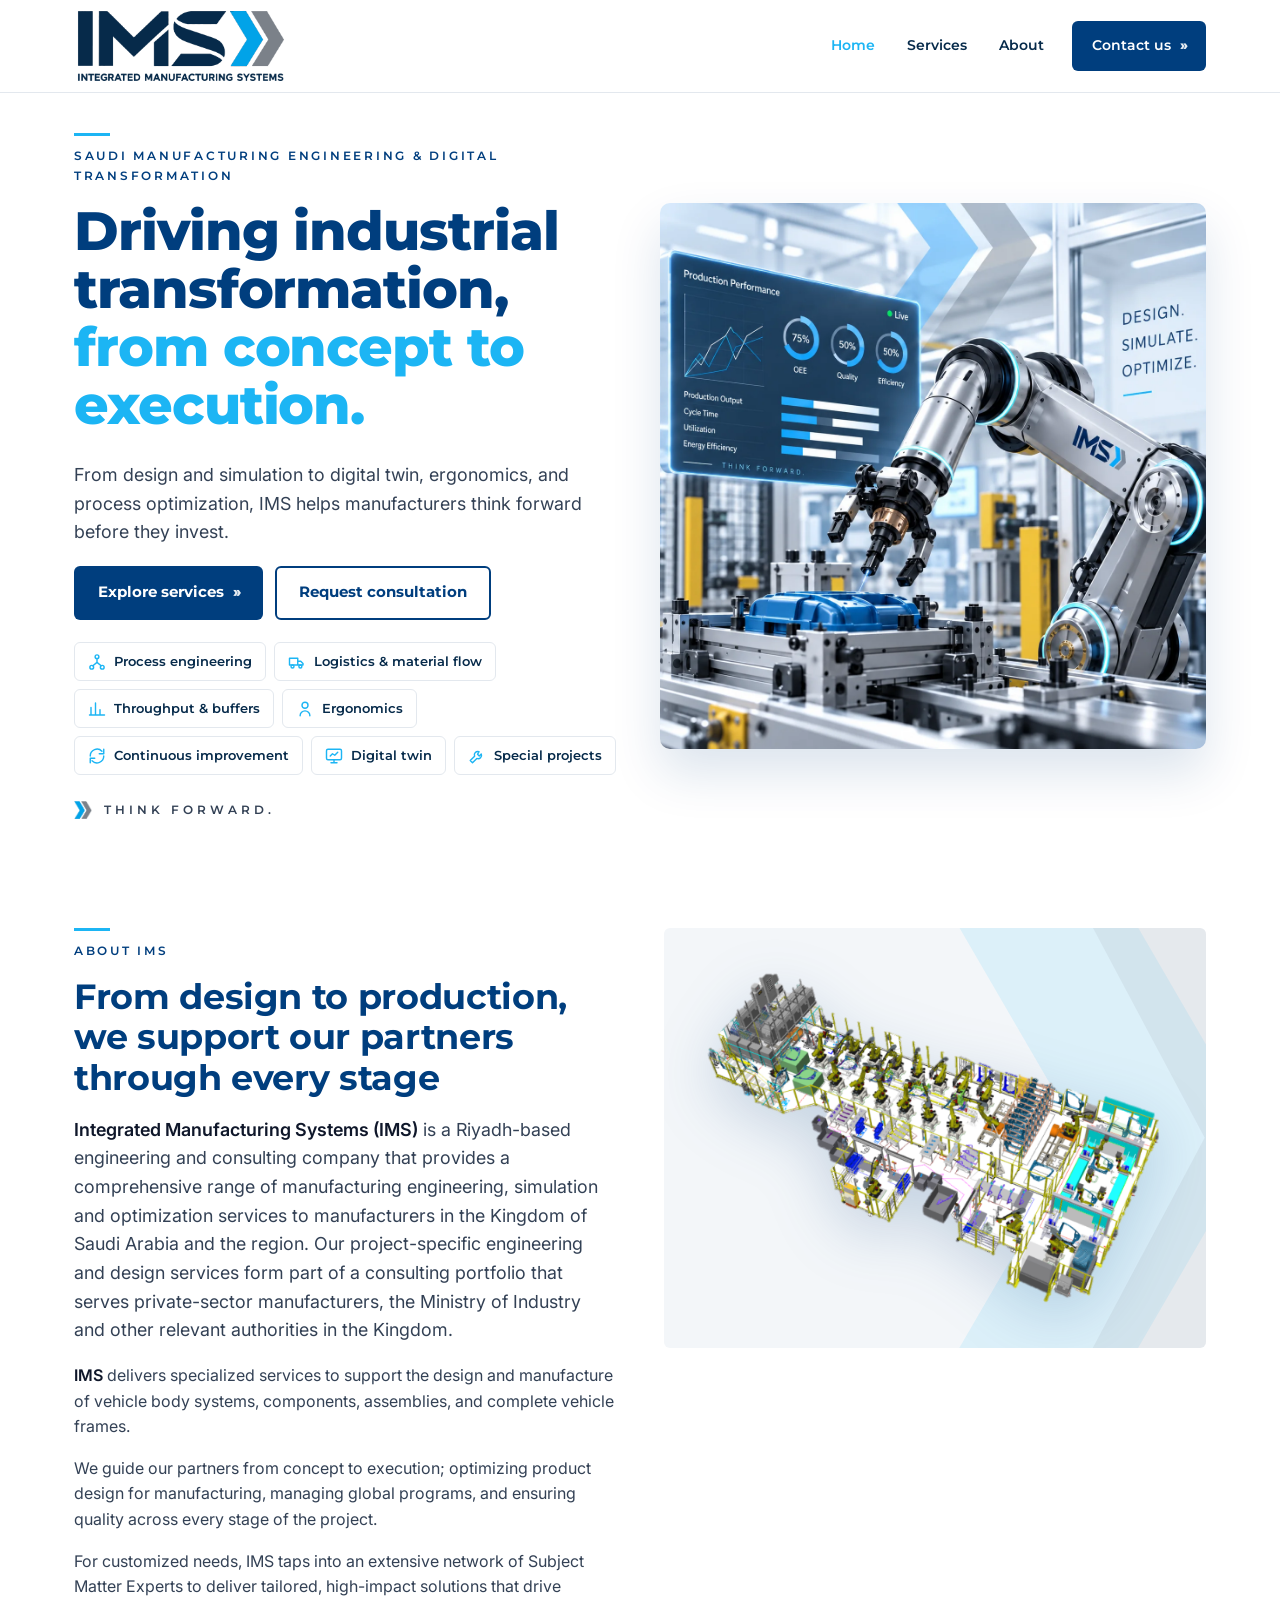
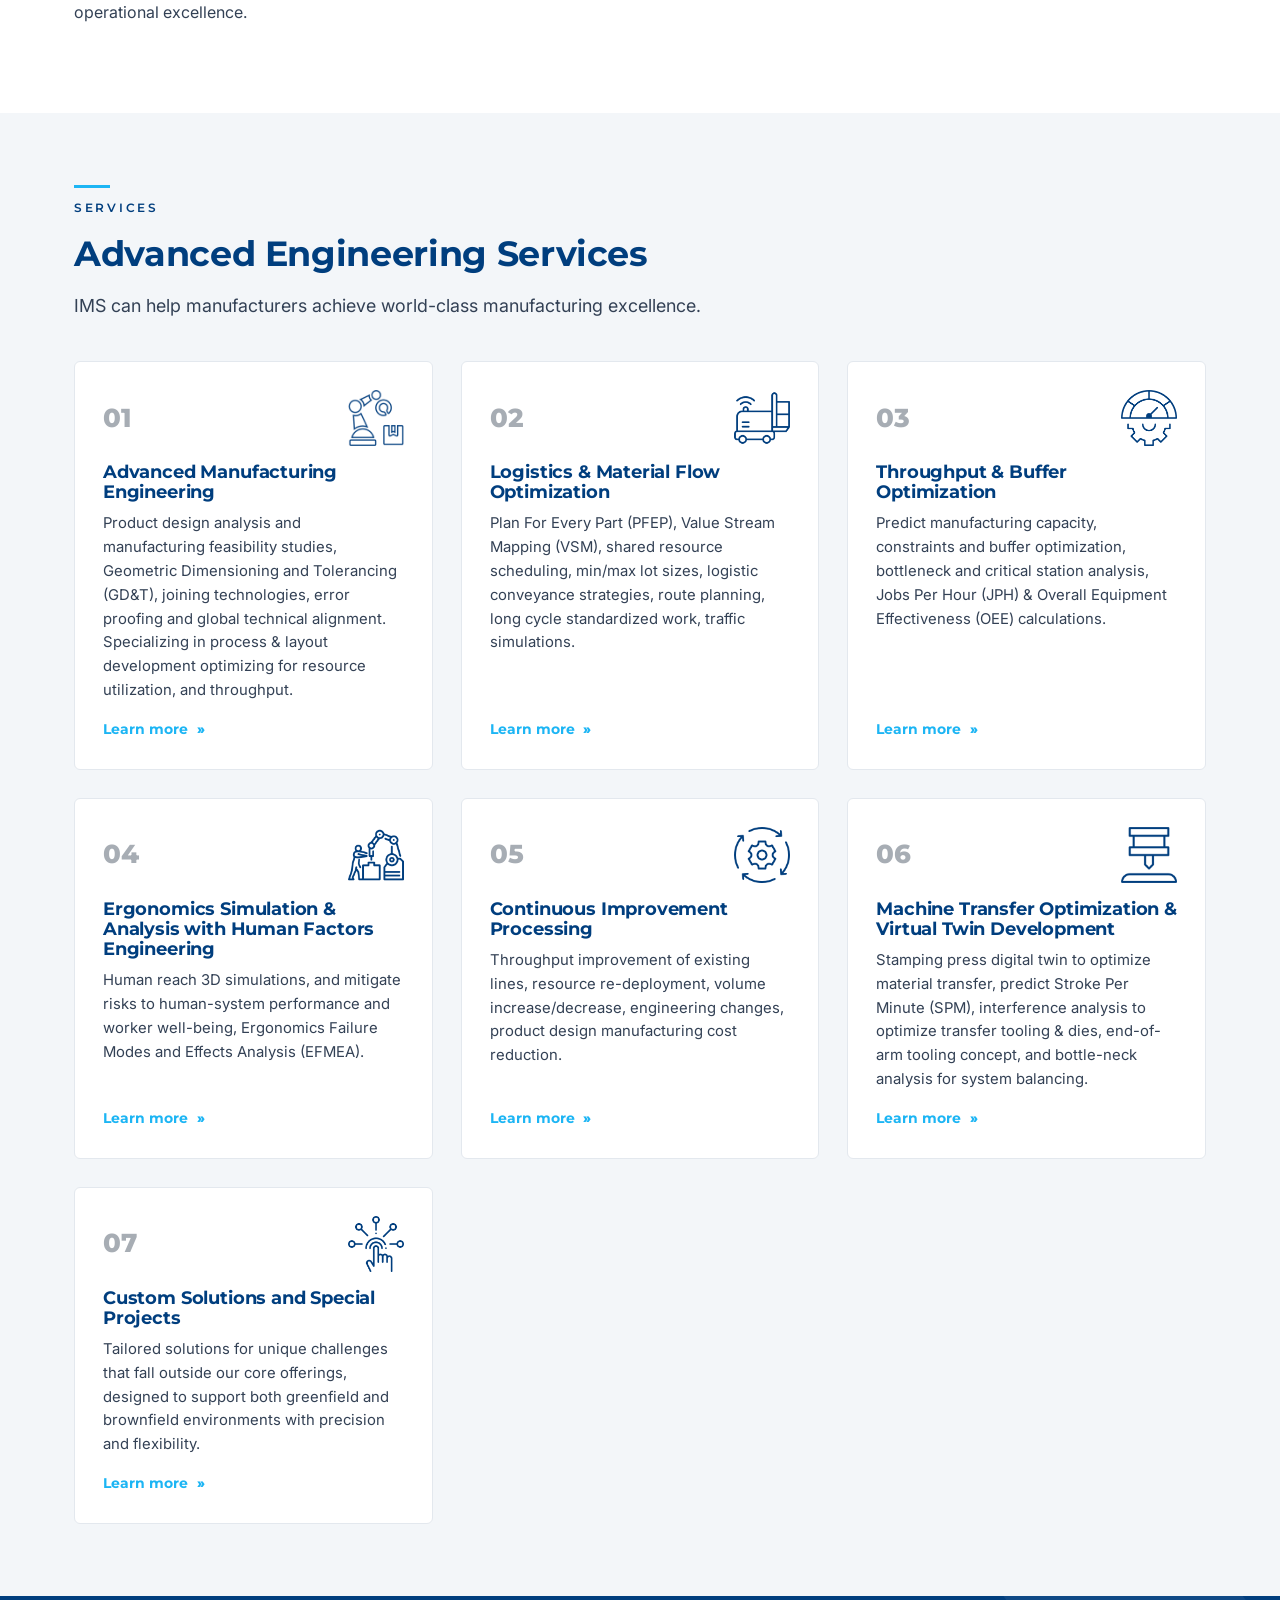
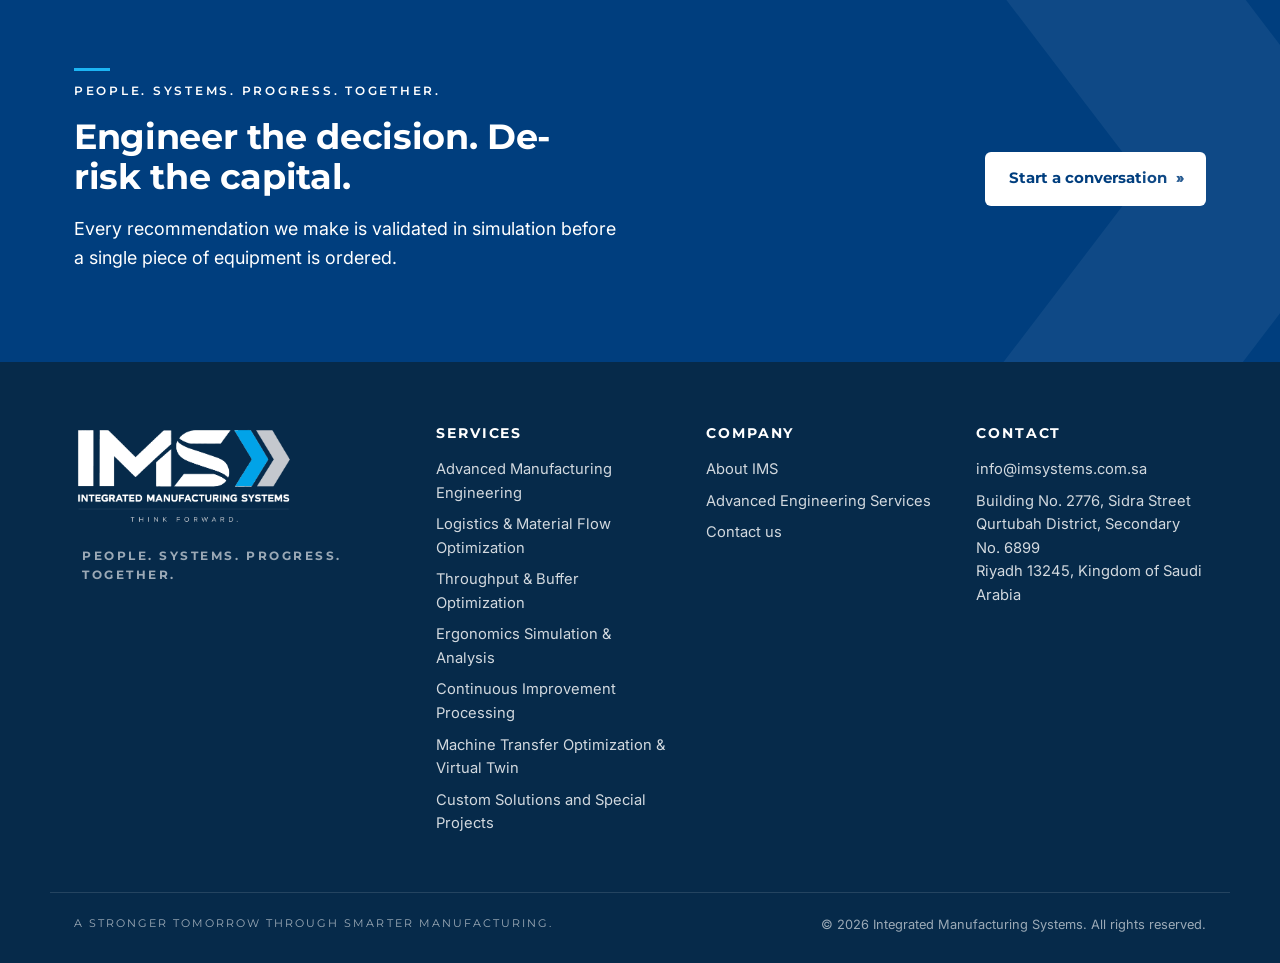
<file: index.html>
<!DOCTYPE html>
<html lang="en">
<head>
<meta charset="utf-8">
<meta name="viewport" content="width=device-width, initial-scale=1">
<title>Integrated Manufacturing Systems (IMS) — Advanced Manufacturing Engineering, Simulation &amp; Optimization</title>
<meta name="description" content="Integrated Manufacturing Systems (IMS) delivers advanced manufacturing engineering, simulation and optimization services in the Kingdom of Saudi Arabia: throughput and buffer optimization, logistics and material flow, ergonomics simulation, press transfer digital twins and continuous improvement.">
<link rel="canonical" href="https://imsystems.com.sa/">
<meta property="og:type" content="website">
<meta property="og:site_name" content="Integrated Manufacturing Systems">
<meta property="og:title" content="Integrated Manufacturing Systems (IMS) — Advanced Manufacturing Engineering, Simulation &amp; Optimization">
<meta property="og:description" content="Integrated Manufacturing Systems (IMS) delivers advanced manufacturing engineering, simulation and optimization services in the Kingdom of Saudi Arabia: throughput and buffer optimization, logistics and material flow, ergonomics simulation, press transfer digital twins and continuous improvement.">
<meta property="og:url" content="https://imsystems.com.sa/">
<meta property="og:image" content="https://imsystems.com.sa/assets/img/hero-robot-arm.png">
<meta name="theme-color" content="#003E7E">
<link rel="icon" type="image/png" sizes="32x32" href="assets/brand/favicon-32.png">
<link rel="icon" type="image/png" sizes="64x64" href="assets/brand/favicon-64.png">
<link rel="apple-touch-icon" href="assets/brand/apple-touch-icon.png">
<link rel="preconnect" href="https://fonts.googleapis.com">
<link rel="preconnect" href="https://fonts.gstatic.com" crossorigin>
<link href="https://fonts.googleapis.com/css2?family=Montserrat:wght@500;600;700;800&family=Inter:wght@400;500;600&display=swap" rel="stylesheet">
<link rel="stylesheet" href="assets/css/site.css">
</head>
<body>
<a class="skip" href="#main">Skip to content</a>
<header class="site-header">
  <div class="wrap">
    <a class="brand" href="index.html" aria-label="Integrated Manufacturing Systems home">
      <img src="assets/brand/ims-lockup.png" alt="Integrated Manufacturing Systems" width="1255" height="456">
    </a>
    <button class="nav-toggle" aria-expanded="false" aria-controls="nav" aria-label="Menu"><span></span><span></span><span></span></button>
    <nav id="nav" class="nav">
      <ul>
        <li><a href="index.html" class="active">Home</a></li>
        <li class="has-sub"><a href="services/index.html" aria-haspopup="true">Services</a>
          <ul class="sub"><li><a href="services/advanced-manufacturing-engineering.html"><span class="n">01</span>Advanced Manufacturing Engineering</a></li><li><a href="services/logistics-material-flow-optimization.html"><span class="n">02</span>Logistics &amp; Material Flow Optimization</a></li><li><a href="services/throughput-buffer-optimization.html"><span class="n">03</span>Throughput &amp; Buffer Optimization</a></li><li><a href="services/ergonomics-simulation-human-factors.html"><span class="n">04</span>Ergonomics Simulation &amp; Analysis</a></li><li><a href="services/continuous-improvement-processing.html"><span class="n">05</span>Continuous Improvement Processing</a></li><li><a href="services/machine-transfer-optimization-virtual-twin.html"><span class="n">06</span>Machine Transfer Optimization &amp; Virtual Twin</a></li><li><a href="services/custom-solutions-special-projects.html"><span class="n">07</span>Custom Solutions and Special Projects</a></li><li class="all"><a href="services/index.html">All services <span class="arr" aria-hidden="true">&rsaquo;&rsaquo;</span></a></li></ul>
        </li>
        <li><a href="index.html#about">About</a></li>
        <li class="cta"><a class="btn btn-primary" href="contact.html">Contact us <span class="arr" aria-hidden="true">&rsaquo;&rsaquo;</span></a></li>
      </ul>
    </nav>
  </div>
</header>
<main id="main">

<section class="hero hero-split">
  <div class="wrap hero-grid">
    <div class="hero-text">
      <p class="kicker">Saudi manufacturing engineering &amp; digital transformation</p>
      <h1>Driving industrial transformation, <span class="accent">from concept to execution.</span></h1>
      <p class="lead">From design and simulation to digital twin, ergonomics, and process optimization, IMS helps manufacturers think forward before they invest.</p>
      <div class="actions">
        <a class="btn btn-primary" href="services/index.html">Explore services <span class="arr" aria-hidden="true">&rsaquo;&rsaquo;</span></a>
        <a class="btn btn-ghost" href="contact.html">Request consultation</a>
      </div>
      <ul class="chips" aria-label="Capabilities"><li><a href="services/advanced-manufacturing-engineering.html"><svg viewBox="0 0 24 24"><circle cx="12" cy="5" r="2.5"/><circle cx="5" cy="19" r="2.5"/><circle cx="19" cy="19" r="2.5"/><path d="M12 7.5v5M12 12.5 6.5 17M12 12.5l5.5 4.5"/></svg>Process engineering</a></li><li><a href="services/logistics-material-flow-optimization.html"><svg viewBox="0 0 24 24"><path d="M2 7h11v9H2zM13 11h4l3 3v2h-7z"/><circle cx="6" cy="18" r="2"/><circle cx="16.5" cy="18" r="2"/></svg>Logistics &amp; material flow</a></li><li><a href="services/throughput-buffer-optimization.html"><svg viewBox="0 0 24 24"><path d="M4 20V10M10 20V4M16 20v-7M22 20H2"/></svg>Throughput &amp; buffers</a></li><li><a href="services/ergonomics-simulation-human-factors.html"><svg viewBox="0 0 24 24"><circle cx="12" cy="7" r="4"/><path d="M5.5 21a6.5 6.5 0 0 1 13 0"/></svg>Ergonomics</a></li><li><a href="services/continuous-improvement-processing.html"><svg viewBox="0 0 24 24"><path d="M21 12a9 9 0 0 1-15.6 6.2M3 12a9 9 0 0 1 15.6-6.2"/><path d="M21 3v6h-6M3 21v-6h6"/></svg>Continuous improvement</a></li><li><a href="services/machine-transfer-optimization-virtual-twin.html"><svg viewBox="0 0 24 24"><rect x="2" y="3" width="20" height="14" rx="2"/><path d="M8 21h8M12 17v4M7 12l3-3 3 2 4-4"/></svg>Digital twin</a></li><li><a href="services/custom-solutions-special-projects.html"><svg viewBox="0 0 24 24"><path d="M14.7 6.3a4.5 4.5 0 0 0-5.9 5.9L3 18l3 3 5.8-5.8a4.5 4.5 0 0 0 5.9-5.9l-2.7 2.7-2.3-2.3z"/></svg>Special projects</a></li></ul>
      <p class="think"><img src="assets/brand/ims-mark.png" alt="" width="331" height="335">Think Forward.</p>
    </div>
    <div class="hero-visual">
      <picture>
        <source srcset="assets/img/hero-composite.webp" type="image/webp">
        <img src="assets/img/hero-composite.jpg" alt="Robotic assembly cell with a production performance dashboard: design, simulate, optimize" width="1254" height="1254" fetchpriority="high">
      </picture>
    </div>
  </div>
</section>

<section id="about" class="about">
  <div class="wrap grid-2">
    <div>
      <p class="kicker">About IMS</p>
      <h2>From design to production, we support our partners through every stage</h2>
      <p class="lead"><strong>Integrated Manufacturing Systems (IMS)</strong> is a Riyadh-based engineering and consulting company that provides a comprehensive range of manufacturing engineering, simulation and optimization services to manufacturers in the Kingdom of Saudi Arabia and the region. Our project-specific engineering and design services form part of a consulting portfolio that serves private-sector manufacturers, the Ministry of Industry and other relevant authorities in the Kingdom.</p>
      <p><strong>IMS</strong> delivers specialized services to support the design and manufacture of vehicle body systems, components, assemblies, and complete vehicle frames.</p><p>We guide our partners from concept to execution; optimizing product design for manufacturing, managing global programs, and ensuring quality across every stage of the project.</p><p>For customized needs, IMS taps into an extensive network of Subject Matter Experts to deliver tailored, high-impact solutions that drive operational excellence.</p>
    </div>
    <div class="about-media panel">
      <div class="chev-bg small" aria-hidden="true"><i class="b1"></i><i class="b2"></i></div>
      <img src="assets/img/ame-cell-3d.png" alt="3D model of a robotic assembly cell" width="640" height="470" loading="lazy">
    </div>
  </div>
</section>

<section id="services" class="services">
  <div class="wrap">
    <div class="sec-head">
      <p class="kicker">Services</p>
      <h2>Advanced Engineering Services</h2>
      <p class="lead">IMS can help manufacturers achieve world-class manufacturing excellence.</p>
    </div>
    <div class="grid-3"><a class="card svc" href="services/advanced-manufacturing-engineering.html">
  <div class="card-top"><span class="num">01</span><img class="ico ico-n" src="assets/icons/555bf17d9e-n.png" alt="" loading="lazy" width="64" height="64"></div>
  <h3>Advanced Manufacturing Engineering</h3>
  <p>Product design analysis and manufacturing feasibility studies, Geometric Dimensioning and Tolerancing (GD&amp;T), joining technologies, error proofing and global technical alignment. Specializing in process &amp; layout development optimizing for resource utilization, and throughput.</p>
  <span class="more">Learn more <span class="arr" aria-hidden="true">&rsaquo;&rsaquo;</span></span>
</a><a class="card svc" href="services/logistics-material-flow-optimization.html">
  <div class="card-top"><span class="num">02</span><img class="ico ico-n" src="assets/icons/31b74d6e16-n.png" alt="" loading="lazy" width="64" height="64"></div>
  <h3>Logistics &amp; Material Flow Optimization</h3>
  <p>Plan For Every Part (PFEP), Value Stream Mapping (VSM), shared resource scheduling, min/max lot sizes, logistic conveyance strategies, route planning, long cycle standardized work, traffic simulations.</p>
  <span class="more">Learn more <span class="arr" aria-hidden="true">&rsaquo;&rsaquo;</span></span>
</a><a class="card svc" href="services/throughput-buffer-optimization.html">
  <div class="card-top"><span class="num">03</span><img class="ico ico-n" src="assets/icons/7455bfca77-n.png" alt="" loading="lazy" width="64" height="64"></div>
  <h3>Throughput &amp; Buffer Optimization</h3>
  <p>Predict manufacturing capacity, constraints and buffer optimization, bottleneck and critical station analysis, Jobs Per Hour (JPH) &amp; Overall Equipment Effectiveness (OEE) calculations.</p>
  <span class="more">Learn more <span class="arr" aria-hidden="true">&rsaquo;&rsaquo;</span></span>
</a><a class="card svc" href="services/ergonomics-simulation-human-factors.html">
  <div class="card-top"><span class="num">04</span><img class="ico ico-n" src="assets/icons/2e7cdf34a5-n.png" alt="" loading="lazy" width="64" height="64"></div>
  <h3>Ergonomics Simulation &amp; Analysis with Human Factors Engineering</h3>
  <p>Human reach 3D simulations, and mitigate risks to human-system performance and worker well-being, Ergonomics Failure Modes and Effects Analysis (EFMEA).</p>
  <span class="more">Learn more <span class="arr" aria-hidden="true">&rsaquo;&rsaquo;</span></span>
</a><a class="card svc" href="services/continuous-improvement-processing.html">
  <div class="card-top"><span class="num">05</span><img class="ico ico-n" src="assets/icons/ccd4ab29f4-n.png" alt="" loading="lazy" width="64" height="64"></div>
  <h3>Continuous Improvement Processing</h3>
  <p>Throughput improvement of existing lines, resource re-deployment, volume increase/decrease, engineering changes, product design manufacturing cost reduction.</p>
  <span class="more">Learn more <span class="arr" aria-hidden="true">&rsaquo;&rsaquo;</span></span>
</a><a class="card svc" href="services/machine-transfer-optimization-virtual-twin.html">
  <div class="card-top"><span class="num">06</span><img class="ico ico-n" src="assets/icons/86a2eb53f9-n.png" alt="" loading="lazy" width="64" height="64"></div>
  <h3>Machine Transfer Optimization &amp; Virtual Twin Development</h3>
  <p>Stamping press digital twin to optimize material transfer, predict Stroke Per Minute (SPM), interference analysis to optimize transfer tooling &amp; dies, end-of-arm tooling concept, and bottle-neck analysis for system balancing.</p>
  <span class="more">Learn more <span class="arr" aria-hidden="true">&rsaquo;&rsaquo;</span></span>
</a><a class="card svc" href="services/custom-solutions-special-projects.html">
  <div class="card-top"><span class="num">07</span><img class="ico ico-n" src="assets/icons/bcd953792a-n.png" alt="" loading="lazy" width="64" height="64"></div>
  <h3>Custom Solutions and Special Projects</h3>
  <p>Tailored solutions for unique challenges that fall outside our core offerings, designed to support both greenfield and brownfield environments with precision and flexibility.</p>
  <span class="more">Learn more <span class="arr" aria-hidden="true">&rsaquo;&rsaquo;</span></span>
</a></div>
  </div>
</section>

<section class="band band-navy">
  <div class="wrap grid-2 v-center">
    <div>
      <p class="kicker light">People. Systems. Progress. Together.</p>
      <h2>Engineer the decision. De-risk the capital.</h2>
      <p class="lead">Every recommendation we make is validated in simulation before a single piece of equipment is ordered.</p>
    </div>
    <div class="band-cta">
      <a class="btn btn-light" href="contact.html">Start a conversation <span class="arr" aria-hidden="true">&rsaquo;&rsaquo;</span></a>
    </div>
  </div>
</section>
</main>
<footer class="site-footer">
  <div class="wrap grid-4">
    <div class="f-brand">
      <img src="assets/brand/ims-logo-white.png" alt="Integrated Manufacturing Systems — Think Forward." width="220" height="100">
      <p class="tag">People. Systems. Progress. Together.</p>
    </div>
    <div>
      <h4>Services</h4>
      <ul class="f-links"><li><a href="services/advanced-manufacturing-engineering.html">Advanced Manufacturing Engineering</a></li><li><a href="services/logistics-material-flow-optimization.html">Logistics &amp; Material Flow Optimization</a></li><li><a href="services/throughput-buffer-optimization.html">Throughput &amp; Buffer Optimization</a></li><li><a href="services/ergonomics-simulation-human-factors.html">Ergonomics Simulation &amp; Analysis</a></li><li><a href="services/continuous-improvement-processing.html">Continuous Improvement Processing</a></li><li><a href="services/machine-transfer-optimization-virtual-twin.html">Machine Transfer Optimization &amp; Virtual Twin</a></li><li><a href="services/custom-solutions-special-projects.html">Custom Solutions and Special Projects</a></li></ul>
    </div>
    <div>
      <h4>Company</h4>
      <ul class="f-links">
        <li><a href="index.html#about">About IMS</a></li>
        <li><a href="services/index.html">Advanced Engineering Services</a></li>
        <li><a href="contact.html">Contact us</a></li>
      </ul>
    </div>
    <div>
      <h4>Contact</h4>
      <ul class="f-links">
        
        <li><a href="mailto:info@imsystems.com.sa">info@imsystems.com.sa</a></li>
        
        <li>Building No. 2776, Sidra Street<br>Qurtubah District, Secondary No. 6899<br>Riyadh 13245, Kingdom of Saudi Arabia</li>
      </ul>
    </div>
  </div>
  <div class="wrap f-bottom">
    <span>A stronger tomorrow through smarter manufacturing.</span>
    <span>&copy; 2026 Integrated Manufacturing Systems. All rights reserved.</span>
  </div>
</footer>
<script src="assets/js/site.js"></script>
</body>
</html>
</file>
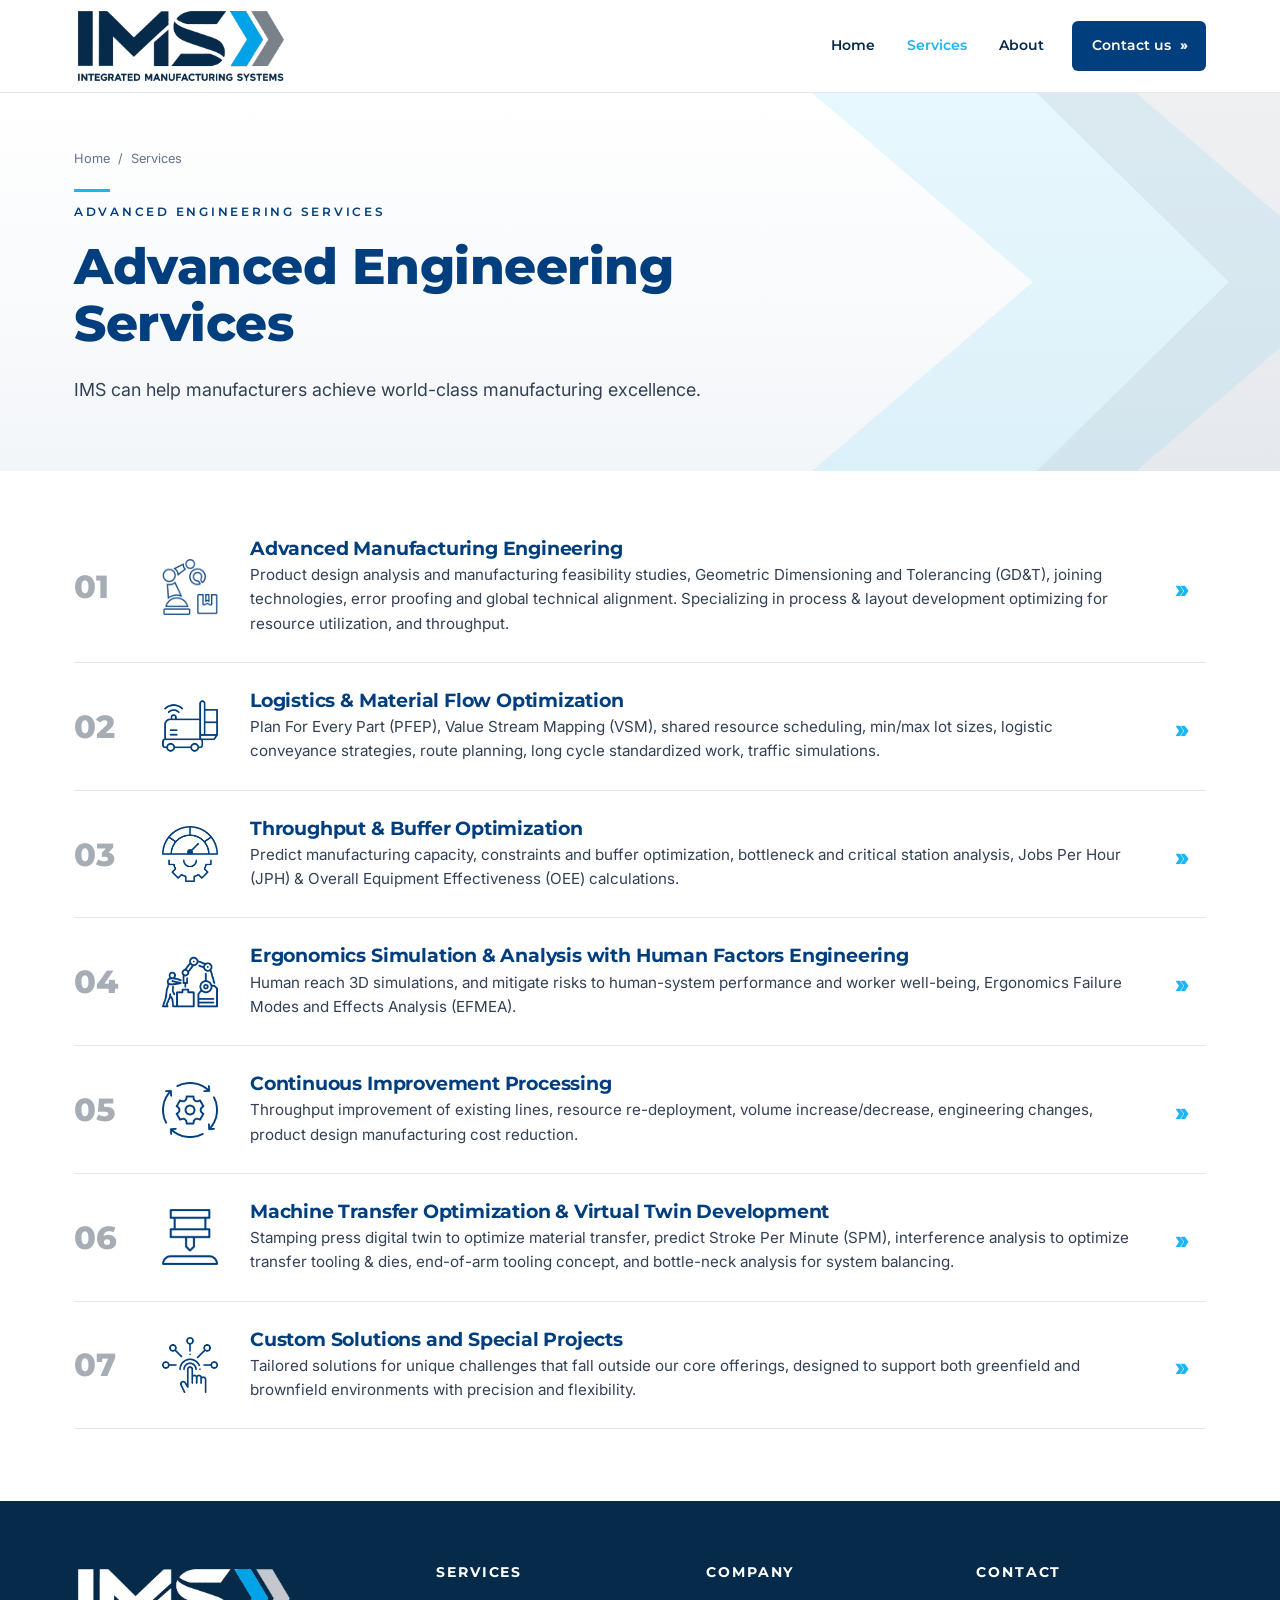
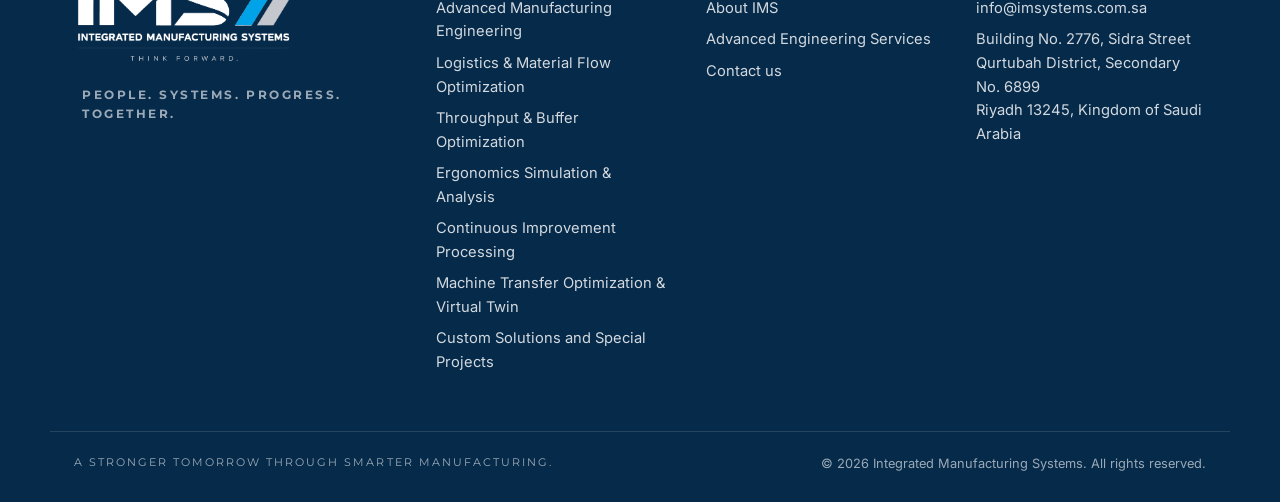
<file: services/index.html>
<!DOCTYPE html>
<html lang="en">
<head>
<meta charset="utf-8">
<meta name="viewport" content="width=device-width, initial-scale=1">
<title>Services — Integrated Manufacturing Systems</title>
<meta name="description" content="Seven advanced engineering services: manufacturing engineering, logistics and material flow, throughput and buffer optimization, ergonomics simulation, continuous improvement, press transfer digital twins and special projects.">
<link rel="canonical" href="https://imsystems.com.sa/services/index.html">
<meta property="og:type" content="website">
<meta property="og:site_name" content="Integrated Manufacturing Systems">
<meta property="og:title" content="Services — Integrated Manufacturing Systems">
<meta property="og:description" content="Seven advanced engineering services: manufacturing engineering, logistics and material flow, throughput and buffer optimization, ergonomics simulation, continuous improvement, press transfer digital twins and special projects.">
<meta property="og:url" content="https://imsystems.com.sa/services/index.html">
<meta property="og:image" content="https://imsystems.com.sa/assets/brand/ims-logo.png">
<meta name="theme-color" content="#003E7E">
<link rel="icon" type="image/png" sizes="32x32" href="../assets/brand/favicon-32.png">
<link rel="icon" type="image/png" sizes="64x64" href="../assets/brand/favicon-64.png">
<link rel="apple-touch-icon" href="../assets/brand/apple-touch-icon.png">
<link rel="preconnect" href="https://fonts.googleapis.com">
<link rel="preconnect" href="https://fonts.gstatic.com" crossorigin>
<link href="https://fonts.googleapis.com/css2?family=Montserrat:wght@500;600;700;800&family=Inter:wght@400;500;600&display=swap" rel="stylesheet">
<link rel="stylesheet" href="../assets/css/site.css">
</head>
<body>
<a class="skip" href="#main">Skip to content</a>
<header class="site-header">
  <div class="wrap">
    <a class="brand" href="../index.html" aria-label="Integrated Manufacturing Systems home">
      <img src="../assets/brand/ims-lockup.png" alt="Integrated Manufacturing Systems" width="1255" height="456">
    </a>
    <button class="nav-toggle" aria-expanded="false" aria-controls="nav" aria-label="Menu"><span></span><span></span><span></span></button>
    <nav id="nav" class="nav">
      <ul>
        <li><a href="../index.html">Home</a></li>
        <li class="has-sub"><a href="../services/index.html" class="active" aria-haspopup="true">Services</a>
          <ul class="sub"><li><a href="../services/advanced-manufacturing-engineering.html"><span class="n">01</span>Advanced Manufacturing Engineering</a></li><li><a href="../services/logistics-material-flow-optimization.html"><span class="n">02</span>Logistics &amp; Material Flow Optimization</a></li><li><a href="../services/throughput-buffer-optimization.html"><span class="n">03</span>Throughput &amp; Buffer Optimization</a></li><li><a href="../services/ergonomics-simulation-human-factors.html"><span class="n">04</span>Ergonomics Simulation &amp; Analysis</a></li><li><a href="../services/continuous-improvement-processing.html"><span class="n">05</span>Continuous Improvement Processing</a></li><li><a href="../services/machine-transfer-optimization-virtual-twin.html"><span class="n">06</span>Machine Transfer Optimization &amp; Virtual Twin</a></li><li><a href="../services/custom-solutions-special-projects.html"><span class="n">07</span>Custom Solutions and Special Projects</a></li><li class="all"><a href="../services/index.html">All services <span class="arr" aria-hidden="true">&rsaquo;&rsaquo;</span></a></li></ul>
        </li>
        <li><a href="../index.html#about">About</a></li>
        <li class="cta"><a class="btn btn-primary" href="../contact.html">Contact us <span class="arr" aria-hidden="true">&rsaquo;&rsaquo;</span></a></li>
      </ul>
    </nav>
  </div>
</header>
<main id="main">

<section class="hero page-hero">
  <div class="chev-bg" aria-hidden="true"><i class="b1"></i><i class="b2"></i></div>
  <div class="wrap">
    <nav class="crumbs" aria-label="Breadcrumb"><a href="../index.html">Home</a><span>/</span><span>Services</span></nav>
    <p class="kicker">Advanced Engineering Services</p>
    <h1>Advanced Engineering Services</h1>
    <p class="lead">IMS can help manufacturers achieve world-class manufacturing excellence.</p>
  </div>
</section>
<section class="svc-list">
  <div class="wrap"><a class="svc-row" href="advanced-manufacturing-engineering.html">
  <span class="num">01</span>
  <img class="ico ico-n" src="../assets/icons/555bf17d9e-n.png" alt="" loading="lazy" width="64" height="64">
  <div><h3>Advanced Manufacturing Engineering</h3><p>Product design analysis and manufacturing feasibility studies, Geometric Dimensioning and Tolerancing (GD&amp;T), joining technologies, error proofing and global technical alignment. Specializing in process &amp; layout development optimizing for resource utilization, and throughput.</p></div>
  <span class="more"><span class="arr" aria-hidden="true">&rsaquo;&rsaquo;</span></span>
</a><a class="svc-row" href="logistics-material-flow-optimization.html">
  <span class="num">02</span>
  <img class="ico ico-n" src="../assets/icons/31b74d6e16-n.png" alt="" loading="lazy" width="64" height="64">
  <div><h3>Logistics &amp; Material Flow Optimization</h3><p>Plan For Every Part (PFEP), Value Stream Mapping (VSM), shared resource scheduling, min/max lot sizes, logistic conveyance strategies, route planning, long cycle standardized work, traffic simulations.</p></div>
  <span class="more"><span class="arr" aria-hidden="true">&rsaquo;&rsaquo;</span></span>
</a><a class="svc-row" href="throughput-buffer-optimization.html">
  <span class="num">03</span>
  <img class="ico ico-n" src="../assets/icons/7455bfca77-n.png" alt="" loading="lazy" width="64" height="64">
  <div><h3>Throughput &amp; Buffer Optimization</h3><p>Predict manufacturing capacity, constraints and buffer optimization, bottleneck and critical station analysis, Jobs Per Hour (JPH) &amp; Overall Equipment Effectiveness (OEE) calculations.</p></div>
  <span class="more"><span class="arr" aria-hidden="true">&rsaquo;&rsaquo;</span></span>
</a><a class="svc-row" href="ergonomics-simulation-human-factors.html">
  <span class="num">04</span>
  <img class="ico ico-n" src="../assets/icons/2e7cdf34a5-n.png" alt="" loading="lazy" width="64" height="64">
  <div><h3>Ergonomics Simulation &amp; Analysis with Human Factors Engineering</h3><p>Human reach 3D simulations, and mitigate risks to human-system performance and worker well-being, Ergonomics Failure Modes and Effects Analysis (EFMEA).</p></div>
  <span class="more"><span class="arr" aria-hidden="true">&rsaquo;&rsaquo;</span></span>
</a><a class="svc-row" href="continuous-improvement-processing.html">
  <span class="num">05</span>
  <img class="ico ico-n" src="../assets/icons/ccd4ab29f4-n.png" alt="" loading="lazy" width="64" height="64">
  <div><h3>Continuous Improvement Processing</h3><p>Throughput improvement of existing lines, resource re-deployment, volume increase/decrease, engineering changes, product design manufacturing cost reduction.</p></div>
  <span class="more"><span class="arr" aria-hidden="true">&rsaquo;&rsaquo;</span></span>
</a><a class="svc-row" href="machine-transfer-optimization-virtual-twin.html">
  <span class="num">06</span>
  <img class="ico ico-n" src="../assets/icons/86a2eb53f9-n.png" alt="" loading="lazy" width="64" height="64">
  <div><h3>Machine Transfer Optimization &amp; Virtual Twin Development</h3><p>Stamping press digital twin to optimize material transfer, predict Stroke Per Minute (SPM), interference analysis to optimize transfer tooling &amp; dies, end-of-arm tooling concept, and bottle-neck analysis for system balancing.</p></div>
  <span class="more"><span class="arr" aria-hidden="true">&rsaquo;&rsaquo;</span></span>
</a><a class="svc-row" href="custom-solutions-special-projects.html">
  <span class="num">07</span>
  <img class="ico ico-n" src="../assets/icons/bcd953792a-n.png" alt="" loading="lazy" width="64" height="64">
  <div><h3>Custom Solutions and Special Projects</h3><p>Tailored solutions for unique challenges that fall outside our core offerings, designed to support both greenfield and brownfield environments with precision and flexibility.</p></div>
  <span class="more"><span class="arr" aria-hidden="true">&rsaquo;&rsaquo;</span></span>
</a></div>
</section>
</main>
<footer class="site-footer">
  <div class="wrap grid-4">
    <div class="f-brand">
      <img src="../assets/brand/ims-logo-white.png" alt="Integrated Manufacturing Systems — Think Forward." width="220" height="100">
      <p class="tag">People. Systems. Progress. Together.</p>
    </div>
    <div>
      <h4>Services</h4>
      <ul class="f-links"><li><a href="../services/advanced-manufacturing-engineering.html">Advanced Manufacturing Engineering</a></li><li><a href="../services/logistics-material-flow-optimization.html">Logistics &amp; Material Flow Optimization</a></li><li><a href="../services/throughput-buffer-optimization.html">Throughput &amp; Buffer Optimization</a></li><li><a href="../services/ergonomics-simulation-human-factors.html">Ergonomics Simulation &amp; Analysis</a></li><li><a href="../services/continuous-improvement-processing.html">Continuous Improvement Processing</a></li><li><a href="../services/machine-transfer-optimization-virtual-twin.html">Machine Transfer Optimization &amp; Virtual Twin</a></li><li><a href="../services/custom-solutions-special-projects.html">Custom Solutions and Special Projects</a></li></ul>
    </div>
    <div>
      <h4>Company</h4>
      <ul class="f-links">
        <li><a href="../index.html#about">About IMS</a></li>
        <li><a href="../services/index.html">Advanced Engineering Services</a></li>
        <li><a href="../contact.html">Contact us</a></li>
      </ul>
    </div>
    <div>
      <h4>Contact</h4>
      <ul class="f-links">
        
        <li><a href="mailto:info@imsystems.com.sa">info@imsystems.com.sa</a></li>
        
        <li>Building No. 2776, Sidra Street<br>Qurtubah District, Secondary No. 6899<br>Riyadh 13245, Kingdom of Saudi Arabia</li>
      </ul>
    </div>
  </div>
  <div class="wrap f-bottom">
    <span>A stronger tomorrow through smarter manufacturing.</span>
    <span>&copy; 2026 Integrated Manufacturing Systems. All rights reserved.</span>
  </div>
</footer>
<script src="../assets/js/site.js"></script>
</body>
</html>
</file>
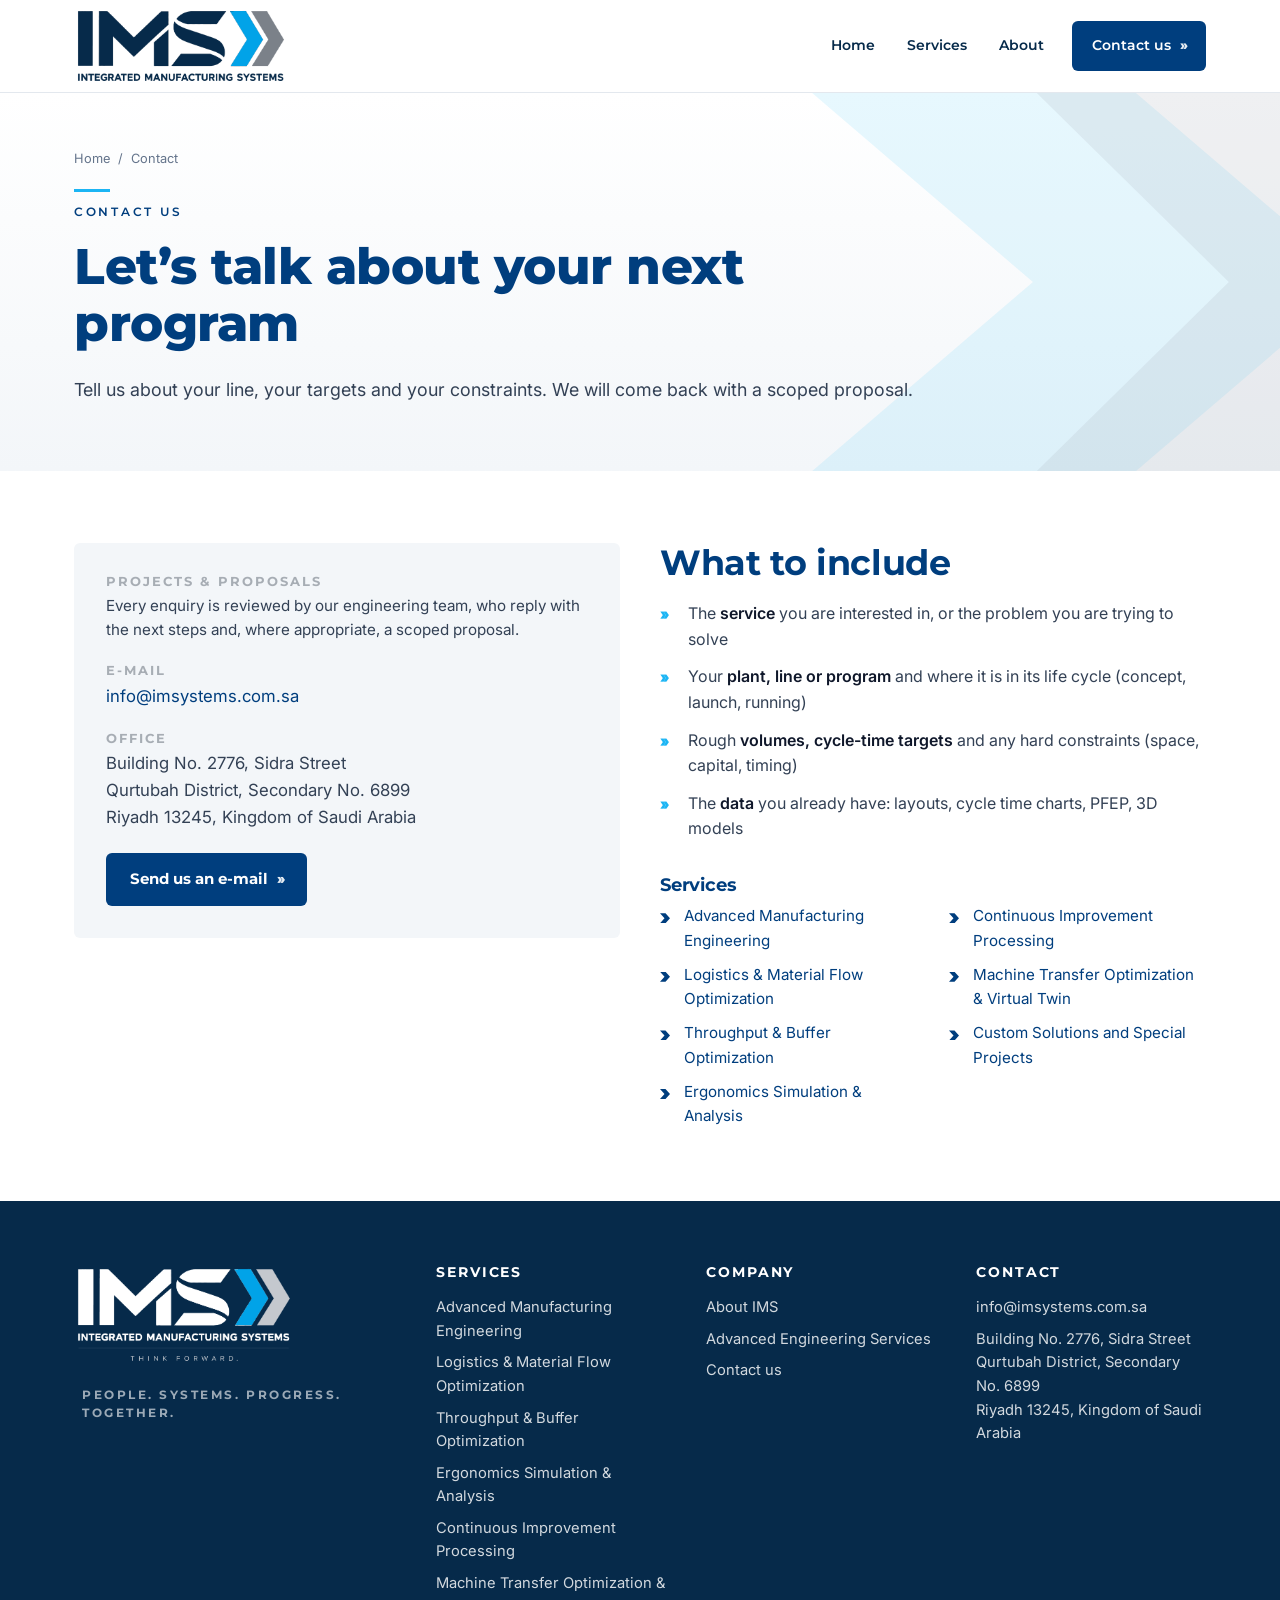
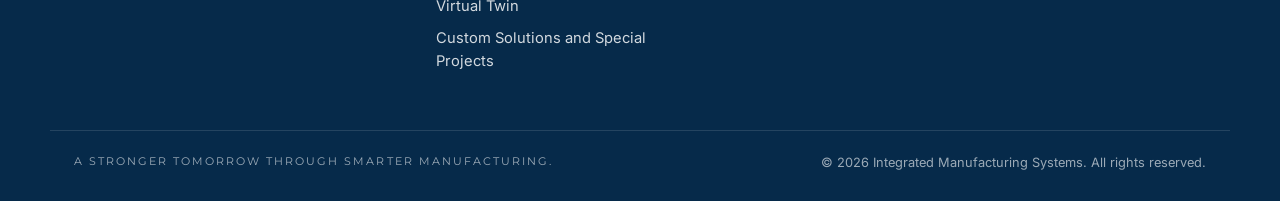
<file: contact.html>
<!DOCTYPE html>
<html lang="en">
<head>
<meta charset="utf-8">
<meta name="viewport" content="width=device-width, initial-scale=1">
<title>Contact — Integrated Manufacturing Systems</title>
<meta name="description" content="Contact Integrated Manufacturing Systems (IMS) in Saudi Arabia for advanced manufacturing engineering, simulation and optimization services.">
<link rel="canonical" href="https://imsystems.com.sa/contact.html">
<meta property="og:type" content="website">
<meta property="og:site_name" content="Integrated Manufacturing Systems">
<meta property="og:title" content="Contact — Integrated Manufacturing Systems">
<meta property="og:description" content="Contact Integrated Manufacturing Systems (IMS) in Saudi Arabia for advanced manufacturing engineering, simulation and optimization services.">
<meta property="og:url" content="https://imsystems.com.sa/contact.html">
<meta property="og:image" content="https://imsystems.com.sa/assets/brand/ims-logo.png">
<meta name="theme-color" content="#003E7E">
<link rel="icon" type="image/png" sizes="32x32" href="assets/brand/favicon-32.png">
<link rel="icon" type="image/png" sizes="64x64" href="assets/brand/favicon-64.png">
<link rel="apple-touch-icon" href="assets/brand/apple-touch-icon.png">
<link rel="preconnect" href="https://fonts.googleapis.com">
<link rel="preconnect" href="https://fonts.gstatic.com" crossorigin>
<link href="https://fonts.googleapis.com/css2?family=Montserrat:wght@500;600;700;800&family=Inter:wght@400;500;600&display=swap" rel="stylesheet">
<link rel="stylesheet" href="assets/css/site.css">
</head>
<body>
<a class="skip" href="#main">Skip to content</a>
<header class="site-header">
  <div class="wrap">
    <a class="brand" href="index.html" aria-label="Integrated Manufacturing Systems home">
      <img src="assets/brand/ims-lockup.png" alt="Integrated Manufacturing Systems" width="1255" height="456">
    </a>
    <button class="nav-toggle" aria-expanded="false" aria-controls="nav" aria-label="Menu"><span></span><span></span><span></span></button>
    <nav id="nav" class="nav">
      <ul>
        <li><a href="index.html">Home</a></li>
        <li class="has-sub"><a href="services/index.html" aria-haspopup="true">Services</a>
          <ul class="sub"><li><a href="services/advanced-manufacturing-engineering.html"><span class="n">01</span>Advanced Manufacturing Engineering</a></li><li><a href="services/logistics-material-flow-optimization.html"><span class="n">02</span>Logistics &amp; Material Flow Optimization</a></li><li><a href="services/throughput-buffer-optimization.html"><span class="n">03</span>Throughput &amp; Buffer Optimization</a></li><li><a href="services/ergonomics-simulation-human-factors.html"><span class="n">04</span>Ergonomics Simulation &amp; Analysis</a></li><li><a href="services/continuous-improvement-processing.html"><span class="n">05</span>Continuous Improvement Processing</a></li><li><a href="services/machine-transfer-optimization-virtual-twin.html"><span class="n">06</span>Machine Transfer Optimization &amp; Virtual Twin</a></li><li><a href="services/custom-solutions-special-projects.html"><span class="n">07</span>Custom Solutions and Special Projects</a></li><li class="all"><a href="services/index.html">All services <span class="arr" aria-hidden="true">&rsaquo;&rsaquo;</span></a></li></ul>
        </li>
        <li><a href="index.html#about">About</a></li>
        <li class="cta"><a class="btn btn-primary" href="contact.html">Contact us <span class="arr" aria-hidden="true">&rsaquo;&rsaquo;</span></a></li>
      </ul>
    </nav>
  </div>
</header>
<main id="main">

<section class="hero page-hero">
  <div class="chev-bg" aria-hidden="true"><i class="b1"></i><i class="b2"></i></div>
  <div class="wrap">
    <nav class="crumbs" aria-label="Breadcrumb"><a href="index.html">Home</a><span>/</span><span>Contact</span></nav>
    <p class="kicker">Contact us</p>
    <h1>Let&rsquo;s talk about your next program</h1>
    <p class="lead">Tell us about your line, your targets and your constraints. We will come back with a scoped proposal.</p>
  </div>
</section>
<section class="contact">
  <div class="wrap grid-2 gap">
    <div class="panel c-card">
      <p id="enquiry-topic" class="topic" hidden>Enquiry about: <strong></strong></p>
      <div class="c-item"><h3>Projects &amp; proposals</h3><p class="team-desc">Every enquiry is reviewed by our engineering team, who reply with the next steps and, where appropriate, a scoped proposal.</p></div>
      <div class="c-item"><h3>E-mail</h3><p><a class="mail" href="mailto:info@imsystems.com.sa">info@imsystems.com.sa</a></p></div>
      
      <div class="c-item"><h3>Office</h3><p>Building No. 2776, Sidra Street<br>Qurtubah District, Secondary No. 6899<br>Riyadh 13245, Kingdom of Saudi Arabia</p></div>
      <a class="btn btn-primary" href="mailto:info@imsystems.com.sa?subject=IMS%20enquiry">Send us an e-mail <span class="arr" aria-hidden="true">&rsaquo;&rsaquo;</span></a>
    </div>
    <div>
      <h2>What to include</h2>
      <ul class="chev-list">
        <li>The <strong>service</strong> you are interested in, or the problem you are trying to solve</li>
        <li>Your <strong>plant, line or program</strong> and where it is in its life cycle (concept, launch, running)</li>
        <li>Rough <strong>volumes, cycle-time targets</strong> and any hard constraints (space, capital, timing)</li>
        <li>The <strong>data</strong> you already have: layouts, cycle time charts, PFEP, 3D models</li>
      </ul>
      <h3 class="mt">Services</h3>
      <ul class="tick-list two-col"><li><a href="services/advanced-manufacturing-engineering.html">Advanced Manufacturing Engineering</a></li><li><a href="services/logistics-material-flow-optimization.html">Logistics &amp; Material Flow Optimization</a></li><li><a href="services/throughput-buffer-optimization.html">Throughput &amp; Buffer Optimization</a></li><li><a href="services/ergonomics-simulation-human-factors.html">Ergonomics Simulation &amp; Analysis</a></li><li><a href="services/continuous-improvement-processing.html">Continuous Improvement Processing</a></li><li><a href="services/machine-transfer-optimization-virtual-twin.html">Machine Transfer Optimization &amp; Virtual Twin</a></li><li><a href="services/custom-solutions-special-projects.html">Custom Solutions and Special Projects</a></li></ul>
    </div>
  </div>
</section>
<script>window.__SERVICE_TITLES__ = {"advanced-manufacturing-engineering": "Advanced Manufacturing Engineering", "logistics-material-flow-optimization": "Logistics & Material Flow Optimization", "throughput-buffer-optimization": "Throughput & Buffer Optimization", "ergonomics-simulation-human-factors": "Ergonomics Simulation & Analysis with Human Factors Engineering", "continuous-improvement-processing": "Continuous Improvement Processing", "machine-transfer-optimization-virtual-twin": "Machine Transfer Optimization & Virtual Twin Development", "custom-solutions-special-projects": "Custom Solutions and Special Projects"};</script>
</main>
<footer class="site-footer">
  <div class="wrap grid-4">
    <div class="f-brand">
      <img src="assets/brand/ims-logo-white.png" alt="Integrated Manufacturing Systems — Think Forward." width="220" height="100">
      <p class="tag">People. Systems. Progress. Together.</p>
    </div>
    <div>
      <h4>Services</h4>
      <ul class="f-links"><li><a href="services/advanced-manufacturing-engineering.html">Advanced Manufacturing Engineering</a></li><li><a href="services/logistics-material-flow-optimization.html">Logistics &amp; Material Flow Optimization</a></li><li><a href="services/throughput-buffer-optimization.html">Throughput &amp; Buffer Optimization</a></li><li><a href="services/ergonomics-simulation-human-factors.html">Ergonomics Simulation &amp; Analysis</a></li><li><a href="services/continuous-improvement-processing.html">Continuous Improvement Processing</a></li><li><a href="services/machine-transfer-optimization-virtual-twin.html">Machine Transfer Optimization &amp; Virtual Twin</a></li><li><a href="services/custom-solutions-special-projects.html">Custom Solutions and Special Projects</a></li></ul>
    </div>
    <div>
      <h4>Company</h4>
      <ul class="f-links">
        <li><a href="index.html#about">About IMS</a></li>
        <li><a href="services/index.html">Advanced Engineering Services</a></li>
        <li><a href="contact.html">Contact us</a></li>
      </ul>
    </div>
    <div>
      <h4>Contact</h4>
      <ul class="f-links">
        
        <li><a href="mailto:info@imsystems.com.sa">info@imsystems.com.sa</a></li>
        
        <li>Building No. 2776, Sidra Street<br>Qurtubah District, Secondary No. 6899<br>Riyadh 13245, Kingdom of Saudi Arabia</li>
      </ul>
    </div>
  </div>
  <div class="wrap f-bottom">
    <span>A stronger tomorrow through smarter manufacturing.</span>
    <span>&copy; 2026 Integrated Manufacturing Systems. All rights reserved.</span>
  </div>
</footer>
<script src="assets/js/site.js"></script>
</body>
</html>
</file>
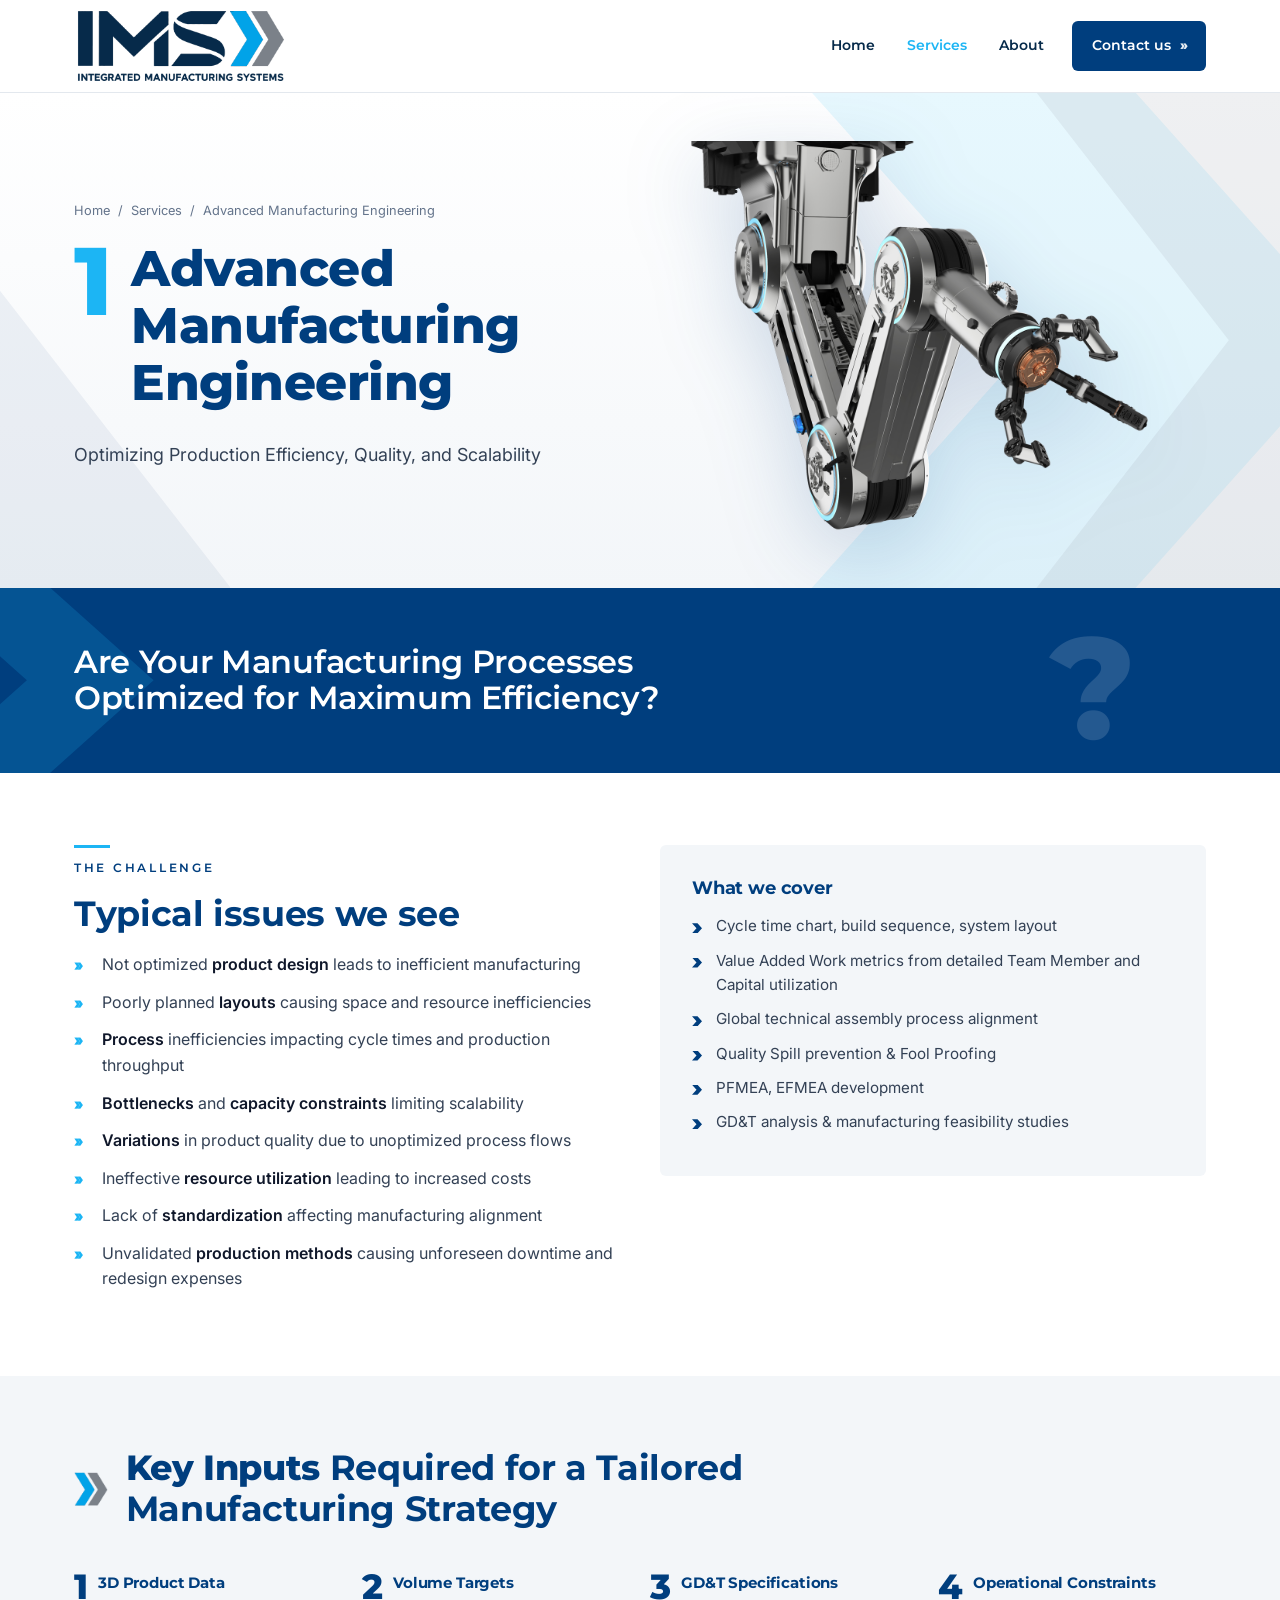
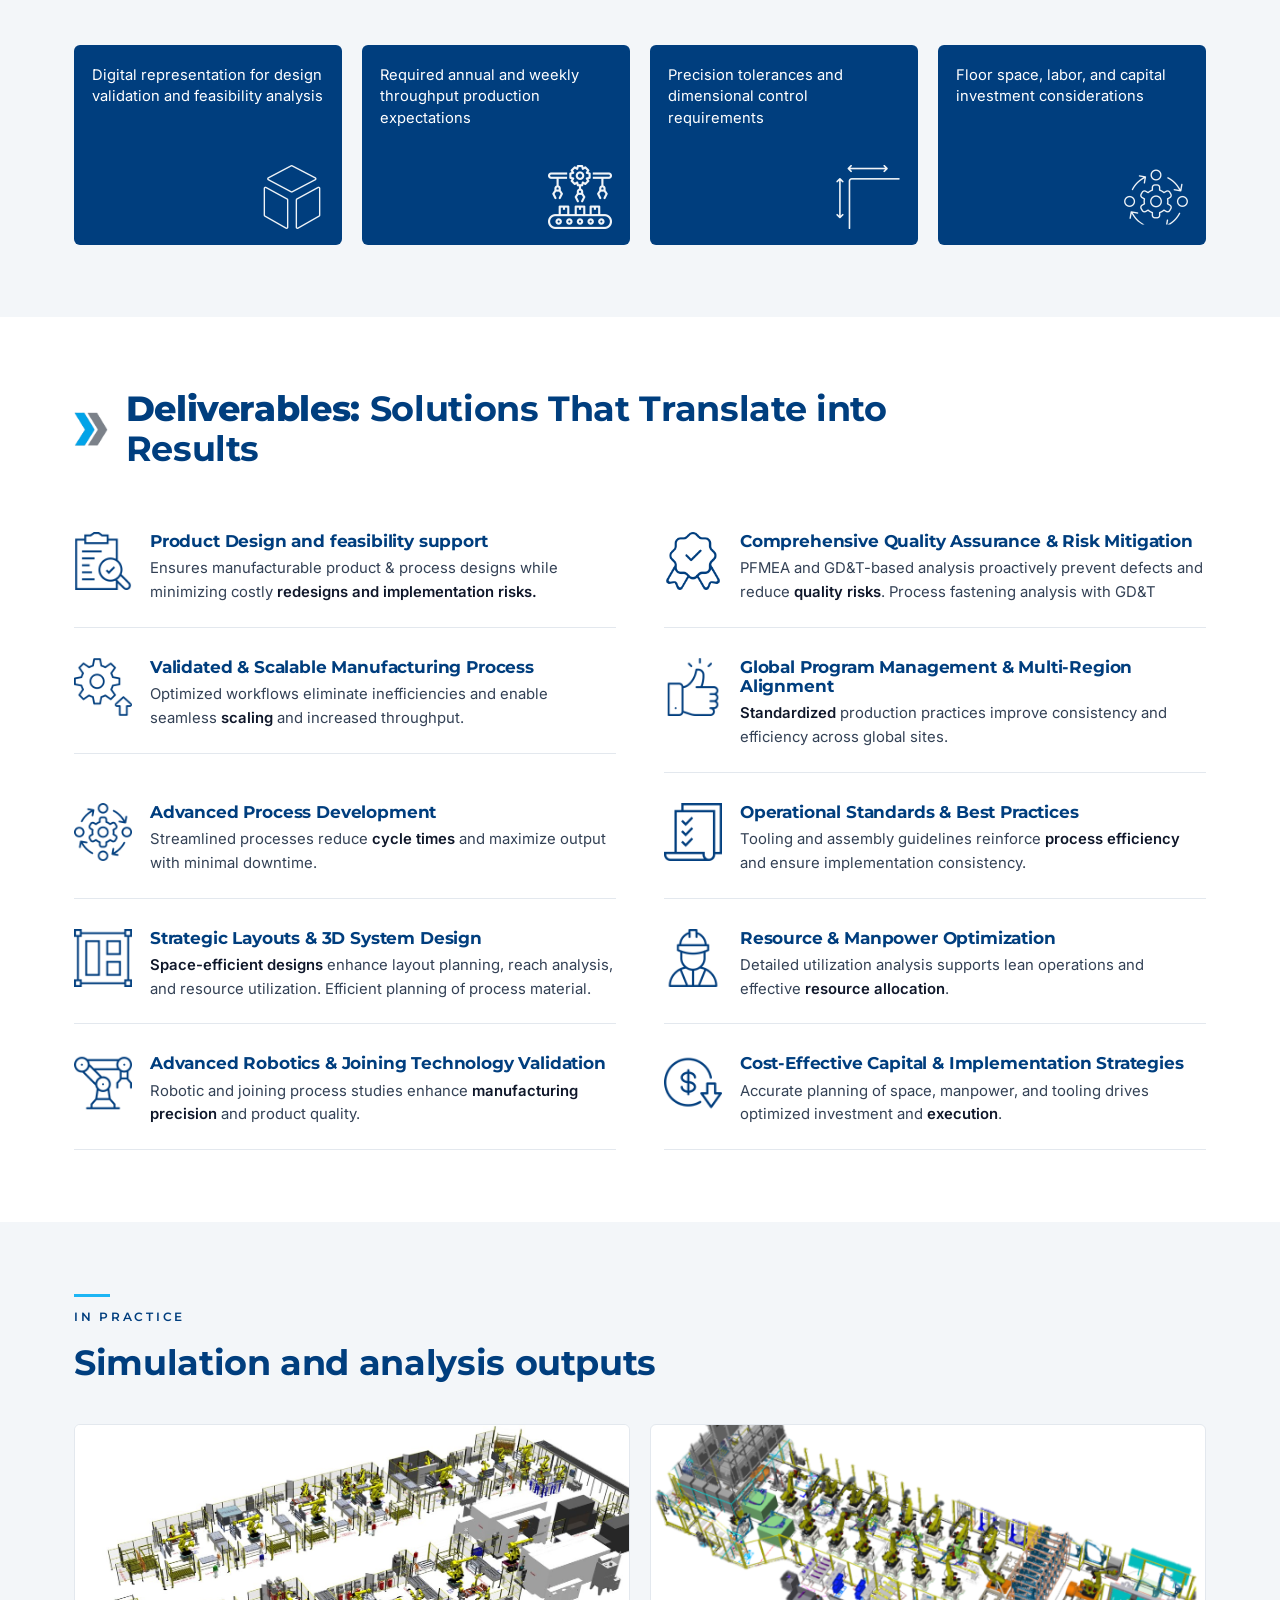
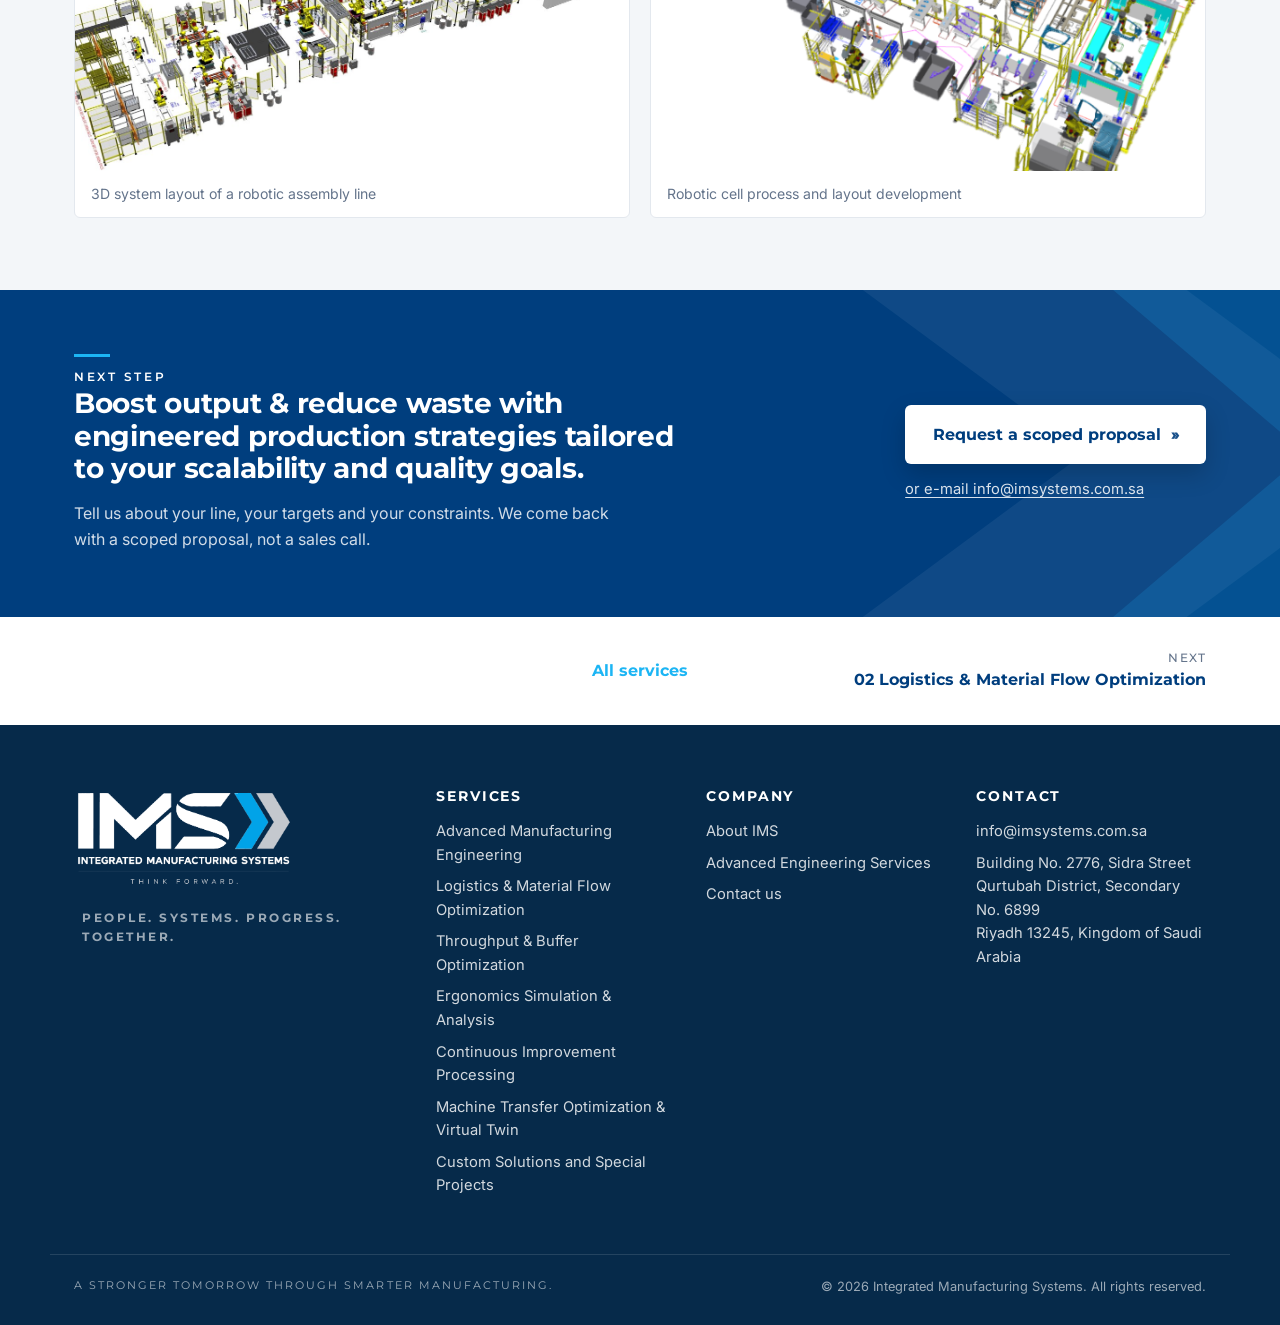
<file: services/advanced-manufacturing-engineering.html>
<!DOCTYPE html>
<html lang="en">
<head>
<meta charset="utf-8">
<meta name="viewport" content="width=device-width, initial-scale=1">
<title>Advanced Manufacturing Engineering — Integrated Manufacturing Systems</title>
<meta name="description" content="Product design analysis and manufacturing feasibility studies, Geometric Dimensioning and Tolerancing (GD&amp;T), joining technologies, error proofing and global technical alignment. Specializing in process &amp; layout development optimizing for resource utilization, and throughput.">
<link rel="canonical" href="https://imsystems.com.sa/services/advanced-manufacturing-engineering.html">
<meta property="og:type" content="website">
<meta property="og:site_name" content="Integrated Manufacturing Systems">
<meta property="og:title" content="Advanced Manufacturing Engineering — Integrated Manufacturing Systems">
<meta property="og:description" content="Product design analysis and manufacturing feasibility studies, Geometric Dimensioning and Tolerancing (GD&amp;T), joining technologies, error proofing and global technical alignment. Specializing in process &amp; layout development optimizing for resource utilization, and throughput.">
<meta property="og:url" content="https://imsystems.com.sa/services/advanced-manufacturing-engineering.html">
<meta property="og:image" content="https://imsystems.com.sa/assets/img/hero-robot-arm.png">
<meta name="theme-color" content="#003E7E">
<link rel="icon" type="image/png" sizes="32x32" href="../assets/brand/favicon-32.png">
<link rel="icon" type="image/png" sizes="64x64" href="../assets/brand/favicon-64.png">
<link rel="apple-touch-icon" href="../assets/brand/apple-touch-icon.png">
<link rel="preconnect" href="https://fonts.googleapis.com">
<link rel="preconnect" href="https://fonts.gstatic.com" crossorigin>
<link href="https://fonts.googleapis.com/css2?family=Montserrat:wght@500;600;700;800&family=Inter:wght@400;500;600&display=swap" rel="stylesheet">
<link rel="stylesheet" href="../assets/css/site.css">
</head>
<body>
<a class="skip" href="#main">Skip to content</a>
<header class="site-header">
  <div class="wrap">
    <a class="brand" href="../index.html" aria-label="Integrated Manufacturing Systems home">
      <img src="../assets/brand/ims-lockup.png" alt="Integrated Manufacturing Systems" width="1255" height="456">
    </a>
    <button class="nav-toggle" aria-expanded="false" aria-controls="nav" aria-label="Menu"><span></span><span></span><span></span></button>
    <nav id="nav" class="nav">
      <ul>
        <li><a href="../index.html">Home</a></li>
        <li class="has-sub"><a href="../services/index.html" class="active" aria-haspopup="true">Services</a>
          <ul class="sub"><li><a href="../services/advanced-manufacturing-engineering.html"><span class="n">01</span>Advanced Manufacturing Engineering</a></li><li><a href="../services/logistics-material-flow-optimization.html"><span class="n">02</span>Logistics &amp; Material Flow Optimization</a></li><li><a href="../services/throughput-buffer-optimization.html"><span class="n">03</span>Throughput &amp; Buffer Optimization</a></li><li><a href="../services/ergonomics-simulation-human-factors.html"><span class="n">04</span>Ergonomics Simulation &amp; Analysis</a></li><li><a href="../services/continuous-improvement-processing.html"><span class="n">05</span>Continuous Improvement Processing</a></li><li><a href="../services/machine-transfer-optimization-virtual-twin.html"><span class="n">06</span>Machine Transfer Optimization &amp; Virtual Twin</a></li><li><a href="../services/custom-solutions-special-projects.html"><span class="n">07</span>Custom Solutions and Special Projects</a></li><li class="all"><a href="../services/index.html">All services <span class="arr" aria-hidden="true">&rsaquo;&rsaquo;</span></a></li></ul>
        </li>
        <li><a href="../index.html#about">About</a></li>
        <li class="cta"><a class="btn btn-primary" href="../contact.html">Contact us <span class="arr" aria-hidden="true">&rsaquo;&rsaquo;</span></a></li>
      </ul>
    </nav>
  </div>
</header>
<main id="main">

<section class="hero svc-hero">
  <div class="chev-bg" aria-hidden="true"><i class="b1"></i><i class="b2"></i><i class="b3"></i></div>
  <div class="wrap grid-2">
    <div class="hero-text">
      <nav class="crumbs" aria-label="Breadcrumb"><a href="../index.html">Home</a><span>/</span><a href="index.html">Services</a><span>/</span><span>Advanced Manufacturing Engineering</span></nav>
      <div class="num-title"><span class="big-num">1</span><h1>Advanced Manufacturing Engineering</h1></div>
      <p class="lead">Optimizing Production Efficiency, Quality, and Scalability</p>
    </div>
    <div class="hero-media"><img src="../assets/img/hero-robot-arm.png" alt="Industrial robot arm" width="640" height="560" fetchpriority="high"></div>
  </div>
</section>

<section class="question">
  <div class="wrap"><span class="qmark" aria-hidden="true">?</span><h2>Are Your Manufacturing Processes Optimized for Maximum Efficiency?</h2></div>
</section>

<section class="pains">
  <div class="wrap grid-2 gap">
    <div>
      <p class="kicker">The challenge</p>
      <h2>Typical issues we see</h2>
      <ul class="chev-list"><li>Not optimized <strong>product design</strong> leads to inefficient manufacturing</li><li>Poorly planned <strong>layouts</strong> causing space and resource inefficiencies</li><li><strong>Process</strong> inefficiencies impacting cycle times and production throughput</li><li><strong>Bottlenecks</strong> and <strong>capacity constraints</strong> limiting scalability</li><li><strong>Variations</strong> in product quality due to unoptimized process flows</li><li>Ineffective <strong>resource utilization</strong> leading to increased costs</li><li>Lack of <strong>standardization</strong> affecting manufacturing alignment</li><li>Unvalidated <strong>production methods</strong> causing unforeseen downtime and redesign expenses</li></ul>
    </div>
    <aside class="panel scope">
      <h3>What we cover</h3>
      <ul class="tick-list"><li>Cycle time chart, build sequence, system layout</li><li>Value Added Work metrics from detailed Team Member and Capital utilization</li><li>Global technical assembly process alignment</li><li>Quality Spill prevention &amp; Fool Proofing</li><li>PFMEA, EFMEA development</li><li>GD&amp;T analysis &amp; manufacturing feasibility studies</li></ul>
    </aside>
  </div>
</section>

<section class="inputs">
  <div class="wrap">
    <div class="sec-head with-chev"><img class="chev" src="../assets/brand/ims-mark.png" alt="" width="331" height="335" loading="lazy"><h2><strong>Key Inputs</strong> Required for a Tailored Manufacturing Strategy</h2></div>
    <div class="input-grid"><div class="input-card">
  <div class="input-head"><span class="num">1</span><h3>3D Product Data</h3></div>
  <div class="input-body"><p>Digital representation for design validation and feasibility analysis</p><img class="ico ico-w" src="../assets/icons/0b4bd03a4e-w.png" alt="" loading="lazy" width="64" height="64"></div>
</div><div class="input-card">
  <div class="input-head"><span class="num">2</span><h3>Volume Targets</h3></div>
  <div class="input-body"><p>Required annual and weekly throughput production expectations</p><img class="ico ico-w" src="../assets/icons/41203806d0-w.png" alt="" loading="lazy" width="64" height="64"></div>
</div><div class="input-card">
  <div class="input-head"><span class="num">3</span><h3>GD&amp;T Specifications</h3></div>
  <div class="input-body"><p>Precision tolerances and dimensional control requirements</p><img class="ico ico-w" src="../assets/icons/f5a8e29a06-w.png" alt="" loading="lazy" width="64" height="64"></div>
</div><div class="input-card">
  <div class="input-head"><span class="num">4</span><h3>Operational Constraints</h3></div>
  <div class="input-body"><p>Floor space, labor, and capital investment considerations</p><img class="ico ico-w" src="../assets/icons/00d7991309-w.png" alt="" loading="lazy" width="64" height="64"></div>
</div></div>
  </div>
</section>

<section class="deliverables">
  <div class="wrap">
    <div class="sec-head with-chev"><img class="chev" src="../assets/brand/ims-mark.png" alt="" width="331" height="335" loading="lazy"><h2><strong>Deliverables:</strong> Solutions That Translate into Results</h2></div>
    <div class="grid-2 gap deliv-grid"><div class="deliv"><img class="ico ico-n" src="../assets/icons/f4f9633669-n.png" alt="" loading="lazy" width="64" height="64"><div><h3>Product Design and feasibility support</h3><p>Ensures manufacturable product &amp; process designs while minimizing costly <strong>redesigns and implementation risks.</strong></p></div></div><div class="deliv"><img class="ico ico-n" src="../assets/icons/bacca7d445-n.png" alt="" loading="lazy" width="64" height="64"><div><h3>Comprehensive Quality Assurance &amp; Risk Mitigation</h3><p>PFMEA and GD&amp;T-based analysis proactively prevent defects and reduce <strong>quality risks</strong>. Process fastening analysis with GD&amp;T</p></div></div><div class="deliv"><img class="ico ico-n" src="../assets/icons/0c6931f38f-n.png" alt="" loading="lazy" width="64" height="64"><div><h3>Validated &amp; Scalable Manufacturing Process</h3><p>Optimized workflows eliminate inefficiencies and enable seamless <strong>scaling</strong> and increased throughput.</p></div></div><div class="deliv"><img class="ico ico-n" src="../assets/icons/0feed942f0-n.png" alt="" loading="lazy" width="64" height="64"><div><h3>Global Program Management &amp; Multi-Region Alignment</h3><p><strong>Standardized</strong> production practices improve consistency and efficiency across global sites.</p></div></div><div class="deliv"><img class="ico ico-n" src="../assets/icons/07626a2f41-n.png" alt="" loading="lazy" width="64" height="64"><div><h3>Advanced Process Development</h3><p>Streamlined processes reduce <strong>cycle times</strong> and maximize output with minimal downtime.</p></div></div><div class="deliv"><img class="ico ico-n" src="../assets/icons/97273c6ba9-n.png" alt="" loading="lazy" width="64" height="64"><div><h3>Operational Standards &amp; Best Practices</h3><p>Tooling and assembly guidelines reinforce <strong>process efficiency</strong> and ensure implementation consistency.</p></div></div><div class="deliv"><img class="ico ico-n" src="../assets/icons/c81482b721-n.png" alt="" loading="lazy" width="64" height="64"><div><h3>Strategic Layouts &amp; 3D System Design</h3><p><strong>Space-efficient designs</strong> enhance layout planning, reach analysis, and resource utilization. Efficient planning of process material.</p></div></div><div class="deliv"><img class="ico ico-n" src="../assets/icons/ad7ed56f61-n.png" alt="" loading="lazy" width="64" height="64"><div><h3>Resource &amp; Manpower Optimization</h3><p>Detailed utilization analysis supports lean operations and effective <strong>resource allocation</strong>.</p></div></div><div class="deliv"><img class="ico ico-n" src="../assets/icons/6d44d7b43f-n.png" alt="" loading="lazy" width="64" height="64"><div><h3>Advanced Robotics &amp; Joining Technology Validation</h3><p>Robotic and joining process studies enhance <strong>manufacturing precision</strong> and product quality.</p></div></div><div class="deliv"><img class="ico ico-n" src="../assets/icons/c4eb06c488-n.png" alt="" loading="lazy" width="64" height="64"><div><h3>Cost-Effective Capital &amp; Implementation Strategies</h3><p>Accurate planning of space, manpower, and tooling drives optimized investment and <strong>execution</strong>.</p></div></div></div>
  </div>
</section>

<section class="gallery">
  <div class="wrap">
    <div class="sec-head"><p class="kicker">In practice</p><h2>Simulation and analysis outputs</h2></div>
    <div class="gal"><figure class=""><img src="../assets/img/ame-3d-line.jpg" alt="3D system layout of a robotic assembly line" loading="lazy"><figcaption>3D system layout of a robotic assembly line</figcaption></figure><figure class=""><img src="../assets/img/ame-cell-3d.png" alt="Robotic cell process and layout development" loading="lazy"><figcaption>Robotic cell process and layout development</figcaption></figure></div>
  </div>
</section>

<section class="cta-close">
  <div class="chev-bg" aria-hidden="true"><i class="b1"></i><i class="b2"></i></div>
  <div class="wrap cta-inner">
    <div class="cta-copy">
      <p class="kicker light">Next step</p>
      <h2>Boost output &amp; reduce waste with engineered production strategies tailored to your scalability and quality goals.</h2>
      <p>Tell us about your line, your targets and your constraints. We come back with a scoped proposal, not a sales call.</p>
    </div>
    <div class="cta-actions">
      <a class="btn btn-light" href="../contact.html?service=advanced-manufacturing-engineering">Request a scoped proposal <span class="arr" aria-hidden="true">&rsaquo;&rsaquo;</span></a>
      <a class="cta-alt" href="mailto:info@imsystems.com.sa?subject=IMS enquiry: Advanced Manufacturing Engineering">or e-mail info@imsystems.com.sa</a>
    </div>
  </div>
</section>
<nav class="pager wrap" aria-label="Other services">
  <span></span>
  <a class="all" href="index.html">All services</a>
  <a class="next" href="logistics-material-flow-optimization.html"><small>Next</small><span>02 Logistics &amp; Material Flow Optimization</span></a>
</nav>
</main>
<footer class="site-footer">
  <div class="wrap grid-4">
    <div class="f-brand">
      <img src="../assets/brand/ims-logo-white.png" alt="Integrated Manufacturing Systems — Think Forward." width="220" height="100">
      <p class="tag">People. Systems. Progress. Together.</p>
    </div>
    <div>
      <h4>Services</h4>
      <ul class="f-links"><li><a href="../services/advanced-manufacturing-engineering.html">Advanced Manufacturing Engineering</a></li><li><a href="../services/logistics-material-flow-optimization.html">Logistics &amp; Material Flow Optimization</a></li><li><a href="../services/throughput-buffer-optimization.html">Throughput &amp; Buffer Optimization</a></li><li><a href="../services/ergonomics-simulation-human-factors.html">Ergonomics Simulation &amp; Analysis</a></li><li><a href="../services/continuous-improvement-processing.html">Continuous Improvement Processing</a></li><li><a href="../services/machine-transfer-optimization-virtual-twin.html">Machine Transfer Optimization &amp; Virtual Twin</a></li><li><a href="../services/custom-solutions-special-projects.html">Custom Solutions and Special Projects</a></li></ul>
    </div>
    <div>
      <h4>Company</h4>
      <ul class="f-links">
        <li><a href="../index.html#about">About IMS</a></li>
        <li><a href="../services/index.html">Advanced Engineering Services</a></li>
        <li><a href="../contact.html">Contact us</a></li>
      </ul>
    </div>
    <div>
      <h4>Contact</h4>
      <ul class="f-links">
        
        <li><a href="mailto:info@imsystems.com.sa">info@imsystems.com.sa</a></li>
        
        <li>Building No. 2776, Sidra Street<br>Qurtubah District, Secondary No. 6899<br>Riyadh 13245, Kingdom of Saudi Arabia</li>
      </ul>
    </div>
  </div>
  <div class="wrap f-bottom">
    <span>A stronger tomorrow through smarter manufacturing.</span>
    <span>&copy; 2026 Integrated Manufacturing Systems. All rights reserved.</span>
  </div>
</footer>
<script src="../assets/js/site.js"></script>
</body>
</html>
</file>
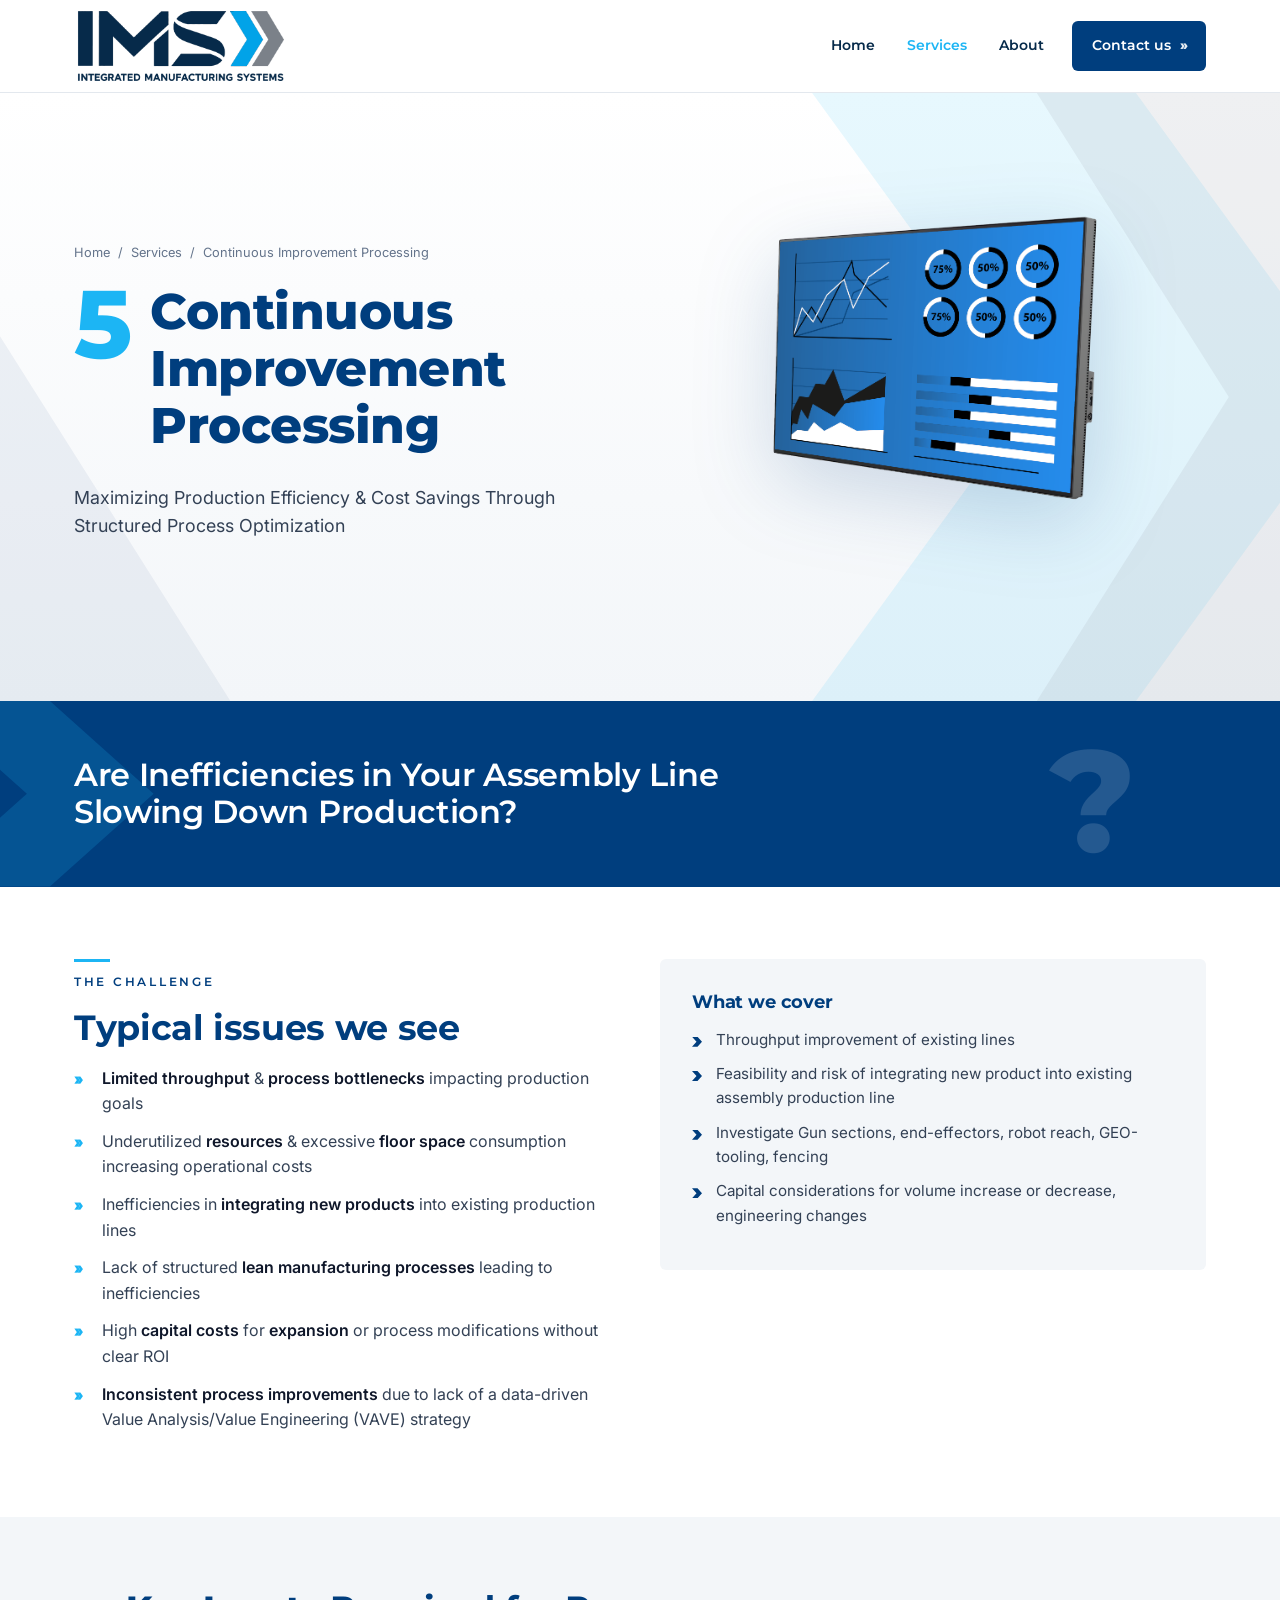
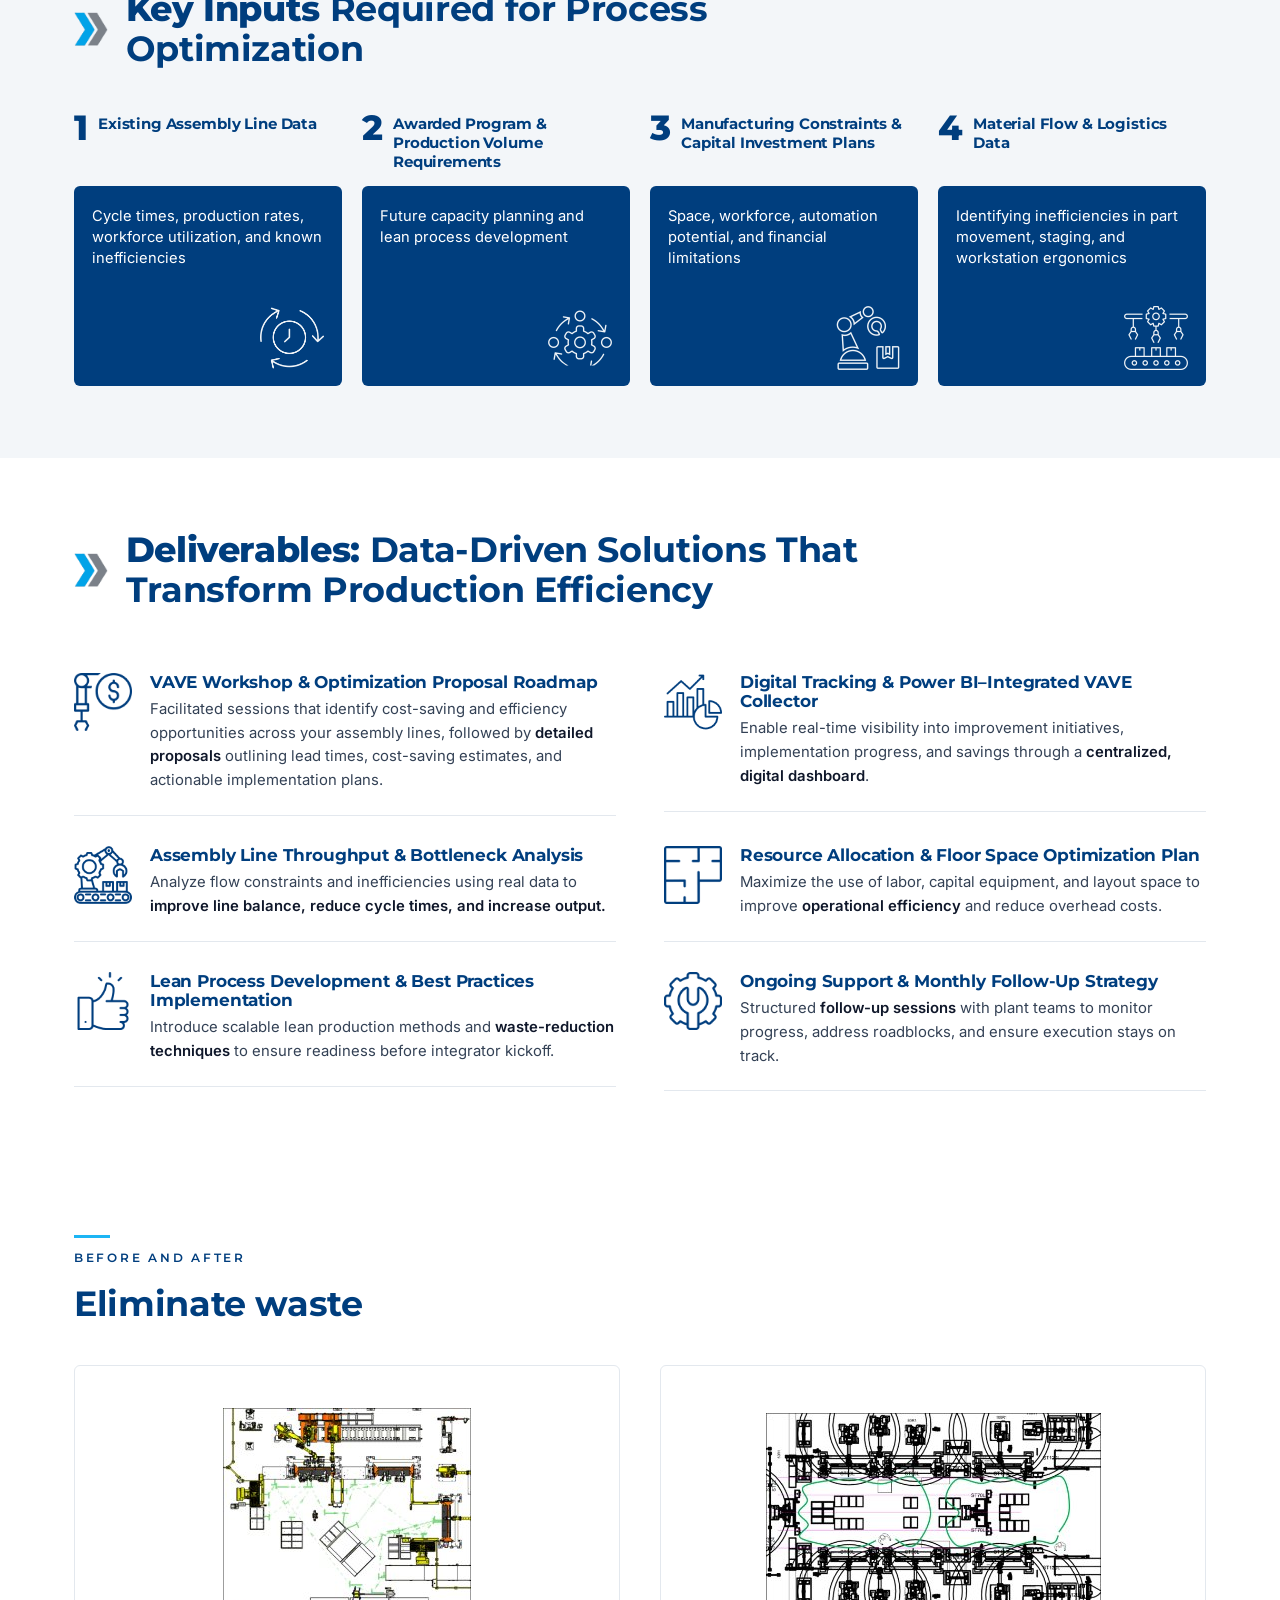
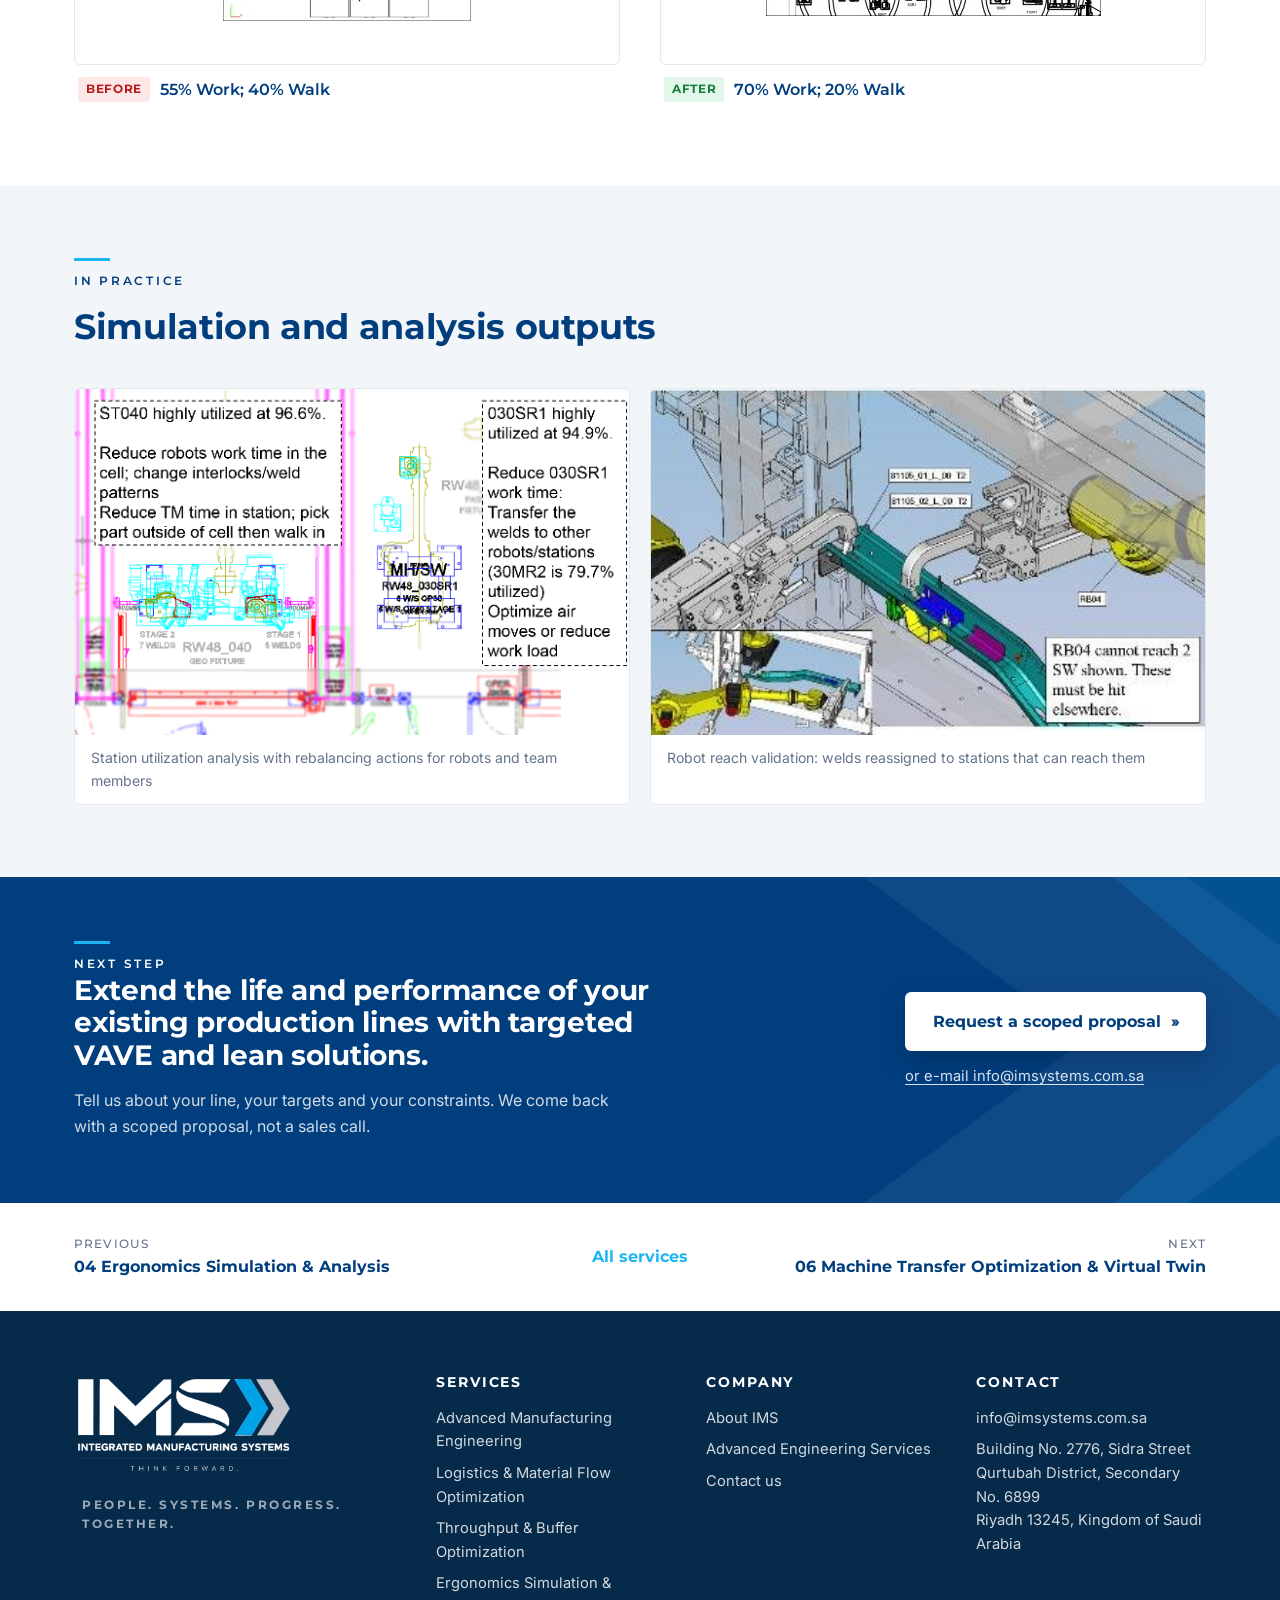
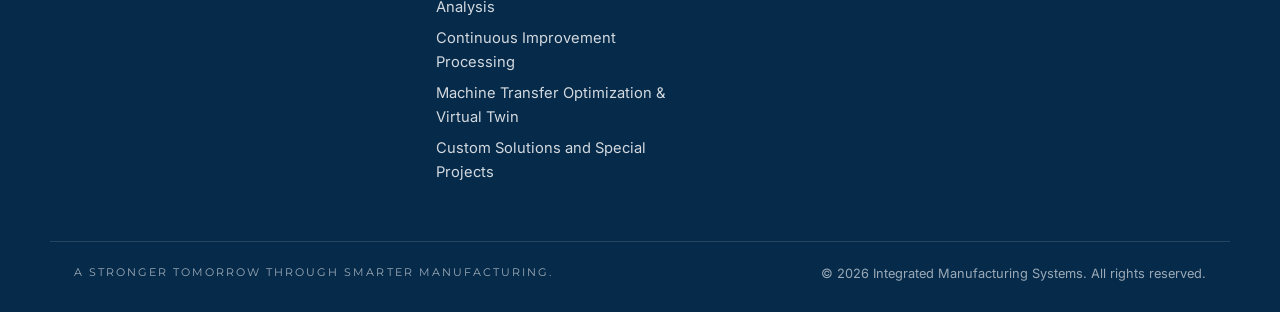
<file: services/continuous-improvement-processing.html>
<!DOCTYPE html>
<html lang="en">
<head>
<meta charset="utf-8">
<meta name="viewport" content="width=device-width, initial-scale=1">
<title>Continuous Improvement Processing — Integrated Manufacturing Systems</title>
<meta name="description" content="Throughput improvement of existing lines, resource re-deployment, volume increase/decrease, engineering changes, product design manufacturing cost reduction.">
<link rel="canonical" href="https://imsystems.com.sa/services/continuous-improvement-processing.html">
<meta property="og:type" content="website">
<meta property="og:site_name" content="Integrated Manufacturing Systems">
<meta property="og:title" content="Continuous Improvement Processing — Integrated Manufacturing Systems">
<meta property="og:description" content="Throughput improvement of existing lines, resource re-deployment, volume increase/decrease, engineering changes, product design manufacturing cost reduction.">
<meta property="og:url" content="https://imsystems.com.sa/services/continuous-improvement-processing.html">
<meta property="og:image" content="https://imsystems.com.sa/assets/img/hero-dashboard.png">
<meta name="theme-color" content="#003E7E">
<link rel="icon" type="image/png" sizes="32x32" href="../assets/brand/favicon-32.png">
<link rel="icon" type="image/png" sizes="64x64" href="../assets/brand/favicon-64.png">
<link rel="apple-touch-icon" href="../assets/brand/apple-touch-icon.png">
<link rel="preconnect" href="https://fonts.googleapis.com">
<link rel="preconnect" href="https://fonts.gstatic.com" crossorigin>
<link href="https://fonts.googleapis.com/css2?family=Montserrat:wght@500;600;700;800&family=Inter:wght@400;500;600&display=swap" rel="stylesheet">
<link rel="stylesheet" href="../assets/css/site.css">
</head>
<body>
<a class="skip" href="#main">Skip to content</a>
<header class="site-header">
  <div class="wrap">
    <a class="brand" href="../index.html" aria-label="Integrated Manufacturing Systems home">
      <img src="../assets/brand/ims-lockup.png" alt="Integrated Manufacturing Systems" width="1255" height="456">
    </a>
    <button class="nav-toggle" aria-expanded="false" aria-controls="nav" aria-label="Menu"><span></span><span></span><span></span></button>
    <nav id="nav" class="nav">
      <ul>
        <li><a href="../index.html">Home</a></li>
        <li class="has-sub"><a href="../services/index.html" class="active" aria-haspopup="true">Services</a>
          <ul class="sub"><li><a href="../services/advanced-manufacturing-engineering.html"><span class="n">01</span>Advanced Manufacturing Engineering</a></li><li><a href="../services/logistics-material-flow-optimization.html"><span class="n">02</span>Logistics &amp; Material Flow Optimization</a></li><li><a href="../services/throughput-buffer-optimization.html"><span class="n">03</span>Throughput &amp; Buffer Optimization</a></li><li><a href="../services/ergonomics-simulation-human-factors.html"><span class="n">04</span>Ergonomics Simulation &amp; Analysis</a></li><li><a href="../services/continuous-improvement-processing.html"><span class="n">05</span>Continuous Improvement Processing</a></li><li><a href="../services/machine-transfer-optimization-virtual-twin.html"><span class="n">06</span>Machine Transfer Optimization &amp; Virtual Twin</a></li><li><a href="../services/custom-solutions-special-projects.html"><span class="n">07</span>Custom Solutions and Special Projects</a></li><li class="all"><a href="../services/index.html">All services <span class="arr" aria-hidden="true">&rsaquo;&rsaquo;</span></a></li></ul>
        </li>
        <li><a href="../index.html#about">About</a></li>
        <li class="cta"><a class="btn btn-primary" href="../contact.html">Contact us <span class="arr" aria-hidden="true">&rsaquo;&rsaquo;</span></a></li>
      </ul>
    </nav>
  </div>
</header>
<main id="main">

<section class="hero svc-hero">
  <div class="chev-bg" aria-hidden="true"><i class="b1"></i><i class="b2"></i><i class="b3"></i></div>
  <div class="wrap grid-2">
    <div class="hero-text">
      <nav class="crumbs" aria-label="Breadcrumb"><a href="../index.html">Home</a><span>/</span><a href="index.html">Services</a><span>/</span><span>Continuous Improvement Processing</span></nav>
      <div class="num-title"><span class="big-num">5</span><h1>Continuous Improvement Processing</h1></div>
      <p class="lead">Maximizing Production Efficiency &amp; Cost Savings Through Structured Process Optimization</p>
    </div>
    <div class="hero-media"><img src="../assets/img/hero-dashboard.png" alt="Production performance dashboard" width="640" height="560" fetchpriority="high"></div>
  </div>
</section>

<section class="question">
  <div class="wrap"><span class="qmark" aria-hidden="true">?</span><h2>Are Inefficiencies in Your Assembly Line Slowing Down Production?</h2></div>
</section>

<section class="pains">
  <div class="wrap grid-2 gap">
    <div>
      <p class="kicker">The challenge</p>
      <h2>Typical issues we see</h2>
      <ul class="chev-list"><li><strong>Limited throughput</strong> &amp; <strong>process bottlenecks</strong> impacting production goals</li><li>Underutilized <strong>resources</strong> &amp; excessive <strong>floor space</strong> consumption increasing operational costs</li><li>Inefficiencies in <strong>integrating new products</strong> into existing production lines</li><li>Lack of structured <strong>lean manufacturing processes</strong> leading to inefficiencies</li><li>High <strong>capital costs</strong> for <strong>expansion</strong> or process modifications without clear ROI</li><li><strong>Inconsistent process improvements</strong> due to lack of a data-driven Value Analysis/Value Engineering (VAVE) strategy</li></ul>
    </div>
    <aside class="panel scope">
      <h3>What we cover</h3>
      <ul class="tick-list"><li>Throughput improvement of existing lines</li><li>Feasibility and risk of integrating new product into existing assembly production line</li><li>Investigate Gun sections, end-effectors, robot reach, GEO-tooling, fencing</li><li>Capital considerations for volume increase or decrease, engineering changes</li></ul>
    </aside>
  </div>
</section>

<section class="inputs">
  <div class="wrap">
    <div class="sec-head with-chev"><img class="chev" src="../assets/brand/ims-mark.png" alt="" width="331" height="335" loading="lazy"><h2><strong>Key Inputs</strong> Required for Process Optimization</h2></div>
    <div class="input-grid"><div class="input-card">
  <div class="input-head"><span class="num">1</span><h3>Existing Assembly Line Data</h3></div>
  <div class="input-body"><p>Cycle times, production rates, workforce utilization, and known inefficiencies</p><img class="ico ico-w" src="../assets/icons/9115bf2639-w.png" alt="" loading="lazy" width="64" height="64"></div>
</div><div class="input-card">
  <div class="input-head"><span class="num">2</span><h3>Awarded Program &amp; Production Volume Requirements</h3></div>
  <div class="input-body"><p>Future capacity planning and lean process development</p><img class="ico ico-w" src="../assets/icons/00d7991309-w.png" alt="" loading="lazy" width="64" height="64"></div>
</div><div class="input-card">
  <div class="input-head"><span class="num">3</span><h3>Manufacturing Constraints &amp; Capital Investment Plans</h3></div>
  <div class="input-body"><p>Space, workforce, automation potential, and financial limitations</p><img class="ico ico-w" src="../assets/icons/555bf17d9e-w.png" alt="" loading="lazy" width="64" height="64"></div>
</div><div class="input-card">
  <div class="input-head"><span class="num">4</span><h3>Material Flow &amp; Logistics Data</h3></div>
  <div class="input-body"><p>Identifying inefficiencies in part movement, staging, and workstation ergonomics</p><img class="ico ico-w" src="../assets/icons/8ad7393964-w.png" alt="" loading="lazy" width="64" height="64"></div>
</div></div>
  </div>
</section>

<section class="deliverables">
  <div class="wrap">
    <div class="sec-head with-chev"><img class="chev" src="../assets/brand/ims-mark.png" alt="" width="331" height="335" loading="lazy"><h2><strong>Deliverables:</strong> Data-Driven Solutions That Transform Production Efficiency</h2></div>
    <div class="grid-2 gap deliv-grid"><div class="deliv"><img class="ico ico-n" src="../assets/icons/09e6da3a9a-n.png" alt="" loading="lazy" width="64" height="64"><div><h3>VAVE Workshop &amp; Optimization Proposal Roadmap</h3><p>Facilitated sessions that identify cost-saving and efficiency opportunities across your assembly lines, followed by <strong>detailed proposals</strong> outlining lead times, cost-saving estimates, and actionable implementation plans.</p></div></div><div class="deliv"><img class="ico ico-n" src="../assets/icons/1b2b082e2a-n.png" alt="" loading="lazy" width="64" height="64"><div><h3>Digital Tracking &amp; Power BI–Integrated VAVE Collector</h3><p>Enable real-time visibility into improvement initiatives, implementation progress, and savings through a <strong>centralized, digital dashboard</strong>.</p></div></div><div class="deliv"><img class="ico ico-n" src="../assets/icons/fda9079abd-n.png" alt="" loading="lazy" width="64" height="64"><div><h3>Assembly Line Throughput &amp; Bottleneck Analysis</h3><p>Analyze flow constraints and inefficiencies using real data to <strong>improve line balance, reduce cycle times, and increase output.</strong></p></div></div><div class="deliv"><img class="ico ico-n" src="../assets/icons/80886c148f-n.png" alt="" loading="lazy" width="64" height="64"><div><h3>Resource Allocation &amp; Floor Space Optimization Plan</h3><p>Maximize the use of labor, capital equipment, and layout space to improve <strong>operational efficiency</strong> and reduce overhead costs.</p></div></div><div class="deliv"><img class="ico ico-n" src="../assets/icons/c046e5475d-n.png" alt="" loading="lazy" width="64" height="64"><div><h3>Lean Process Development &amp; Best Practices Implementation</h3><p>Introduce scalable lean production methods and <strong>waste-reduction techniques</strong> to ensure readiness before integrator kickoff.</p></div></div><div class="deliv"><img class="ico ico-n" src="../assets/icons/a470f61bee-n.png" alt="" loading="lazy" width="64" height="64"><div><h3>Ongoing Support &amp; Monthly Follow-Up Strategy</h3><p>Structured <strong>follow-up sessions</strong> with plant teams to monitor progress, address roadblocks, and ensure execution stays on track.</p></div></div></div>
  </div>
</section>

<section class="compare">
  <div class="wrap">
    <div class="sec-head"><p class="kicker">Before and after</p><h2>Eliminate waste</h2></div>
    <div class="grid-2 gap">
      <figure class="cmp">
        <div class="cmp-img"><img src="../assets/img/cip-layout-55-40.jpg" alt="Layout before optimization: 55% Work; 40% Walk" loading="lazy"></div>
        <figcaption><span class="tag red">Before</span> 55% Work; 40% Walk</figcaption>
      </figure>
      <figure class="cmp">
        <div class="cmp-img"><img src="../assets/img/cip-layout-70-20.jpg" alt="Layout after optimization: 70% Work; 20% Walk" loading="lazy"></div>
        <figcaption><span class="tag green">After</span> 70% Work; 20% Walk</figcaption>
      </figure>
    </div>
  </div>
</section>
<section class="gallery">
  <div class="wrap">
    <div class="sec-head"><p class="kicker">In practice</p><h2>Simulation and analysis outputs</h2></div>
    <div class="gal"><figure class=""><img src="../assets/img/cip-station-analysis.png" alt="Station utilization analysis with rebalancing actions for robots and team members" loading="lazy"><figcaption>Station utilization analysis with rebalancing actions for robots and team members</figcaption></figure><figure class=""><img src="../assets/img/cip-robot-reach.jpg" alt="Robot reach validation: welds reassigned to stations that can reach them" loading="lazy"><figcaption>Robot reach validation: welds reassigned to stations that can reach them</figcaption></figure></div>
  </div>
</section>

<section class="cta-close">
  <div class="chev-bg" aria-hidden="true"><i class="b1"></i><i class="b2"></i></div>
  <div class="wrap cta-inner">
    <div class="cta-copy">
      <p class="kicker light">Next step</p>
      <h2>Extend the life and performance of your existing production lines with targeted VAVE and lean solutions.</h2>
      <p>Tell us about your line, your targets and your constraints. We come back with a scoped proposal, not a sales call.</p>
    </div>
    <div class="cta-actions">
      <a class="btn btn-light" href="../contact.html?service=continuous-improvement-processing">Request a scoped proposal <span class="arr" aria-hidden="true">&rsaquo;&rsaquo;</span></a>
      <a class="cta-alt" href="mailto:info@imsystems.com.sa?subject=IMS enquiry: Continuous Improvement Processing">or e-mail info@imsystems.com.sa</a>
    </div>
  </div>
</section>
<nav class="pager wrap" aria-label="Other services">
  <a class="prev" href="ergonomics-simulation-human-factors.html"><small>Previous</small><span>04 Ergonomics Simulation &amp; Analysis</span></a>
  <a class="all" href="index.html">All services</a>
  <a class="next" href="machine-transfer-optimization-virtual-twin.html"><small>Next</small><span>06 Machine Transfer Optimization &amp; Virtual Twin</span></a>
</nav>
</main>
<footer class="site-footer">
  <div class="wrap grid-4">
    <div class="f-brand">
      <img src="../assets/brand/ims-logo-white.png" alt="Integrated Manufacturing Systems — Think Forward." width="220" height="100">
      <p class="tag">People. Systems. Progress. Together.</p>
    </div>
    <div>
      <h4>Services</h4>
      <ul class="f-links"><li><a href="../services/advanced-manufacturing-engineering.html">Advanced Manufacturing Engineering</a></li><li><a href="../services/logistics-material-flow-optimization.html">Logistics &amp; Material Flow Optimization</a></li><li><a href="../services/throughput-buffer-optimization.html">Throughput &amp; Buffer Optimization</a></li><li><a href="../services/ergonomics-simulation-human-factors.html">Ergonomics Simulation &amp; Analysis</a></li><li><a href="../services/continuous-improvement-processing.html">Continuous Improvement Processing</a></li><li><a href="../services/machine-transfer-optimization-virtual-twin.html">Machine Transfer Optimization &amp; Virtual Twin</a></li><li><a href="../services/custom-solutions-special-projects.html">Custom Solutions and Special Projects</a></li></ul>
    </div>
    <div>
      <h4>Company</h4>
      <ul class="f-links">
        <li><a href="../index.html#about">About IMS</a></li>
        <li><a href="../services/index.html">Advanced Engineering Services</a></li>
        <li><a href="../contact.html">Contact us</a></li>
      </ul>
    </div>
    <div>
      <h4>Contact</h4>
      <ul class="f-links">
        
        <li><a href="mailto:info@imsystems.com.sa">info@imsystems.com.sa</a></li>
        
        <li>Building No. 2776, Sidra Street<br>Qurtubah District, Secondary No. 6899<br>Riyadh 13245, Kingdom of Saudi Arabia</li>
      </ul>
    </div>
  </div>
  <div class="wrap f-bottom">
    <span>A stronger tomorrow through smarter manufacturing.</span>
    <span>&copy; 2026 Integrated Manufacturing Systems. All rights reserved.</span>
  </div>
</footer>
<script src="../assets/js/site.js"></script>
</body>
</html>
</file>
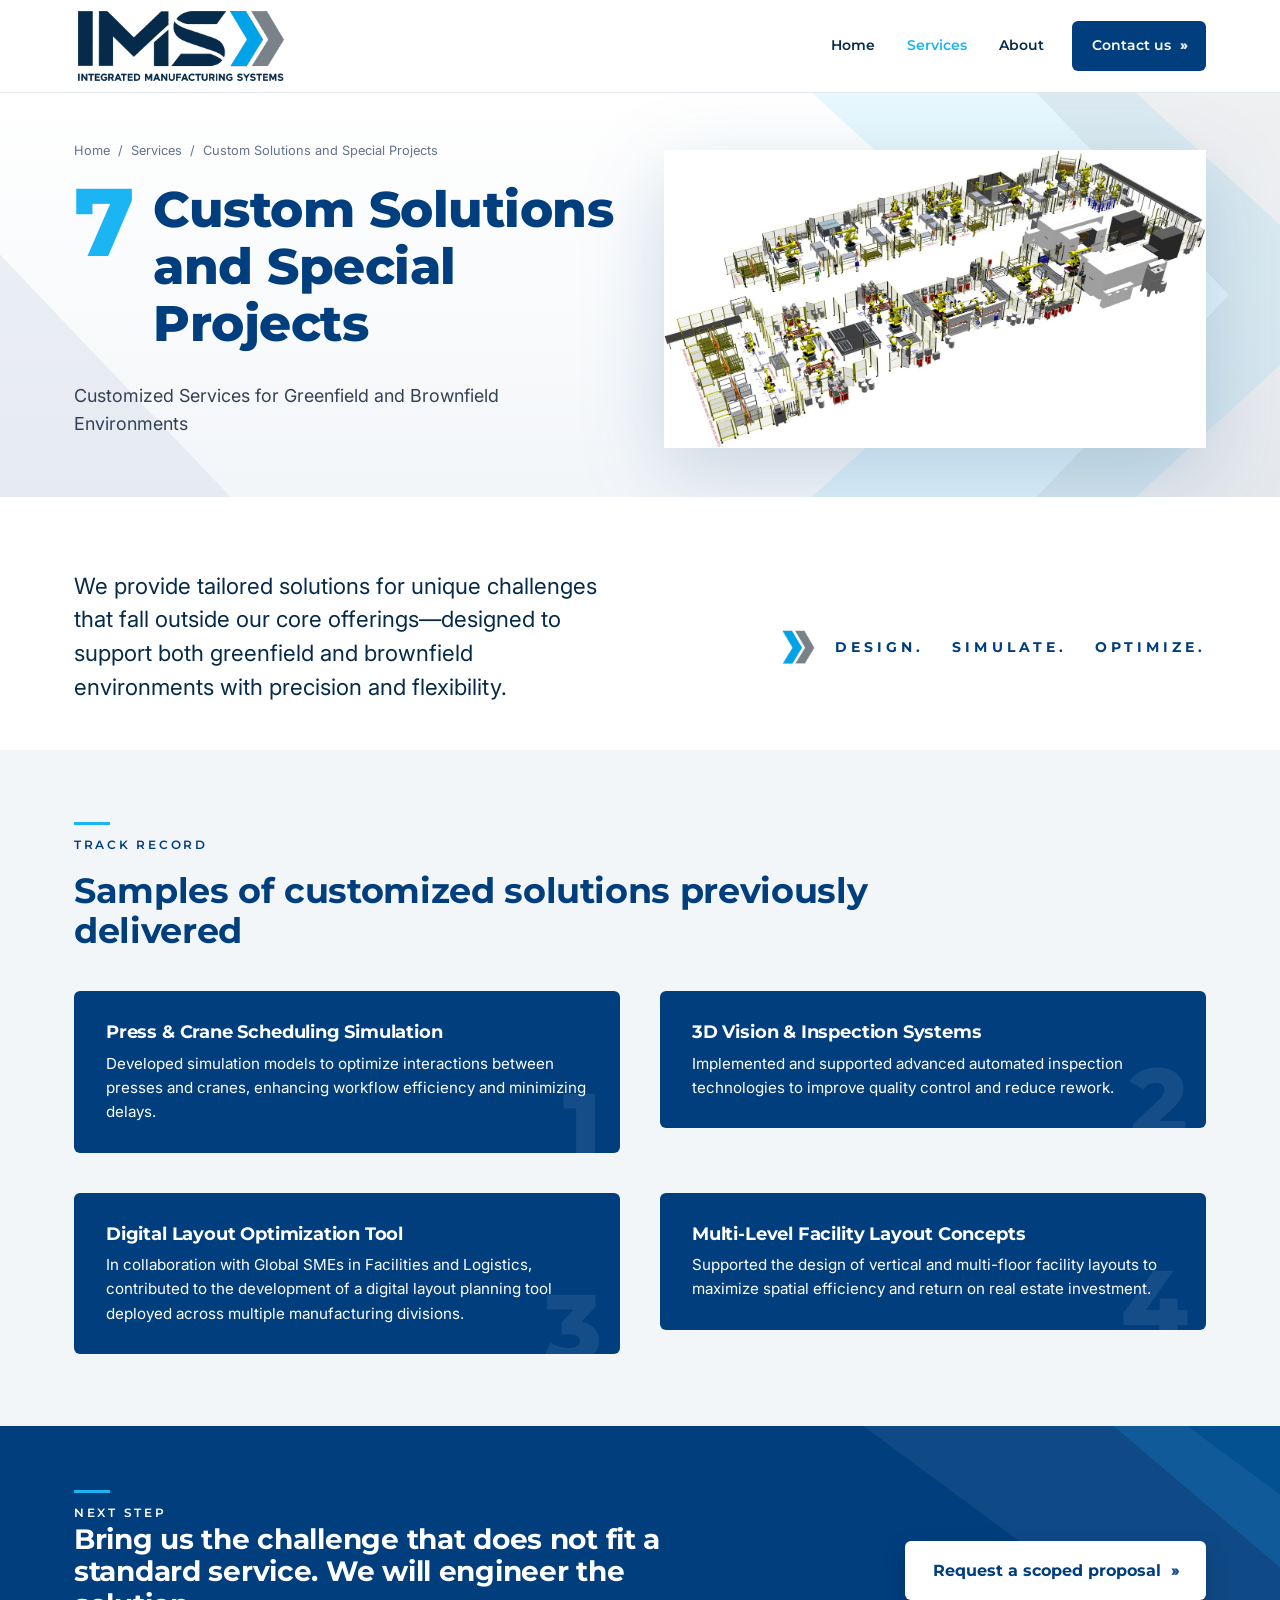
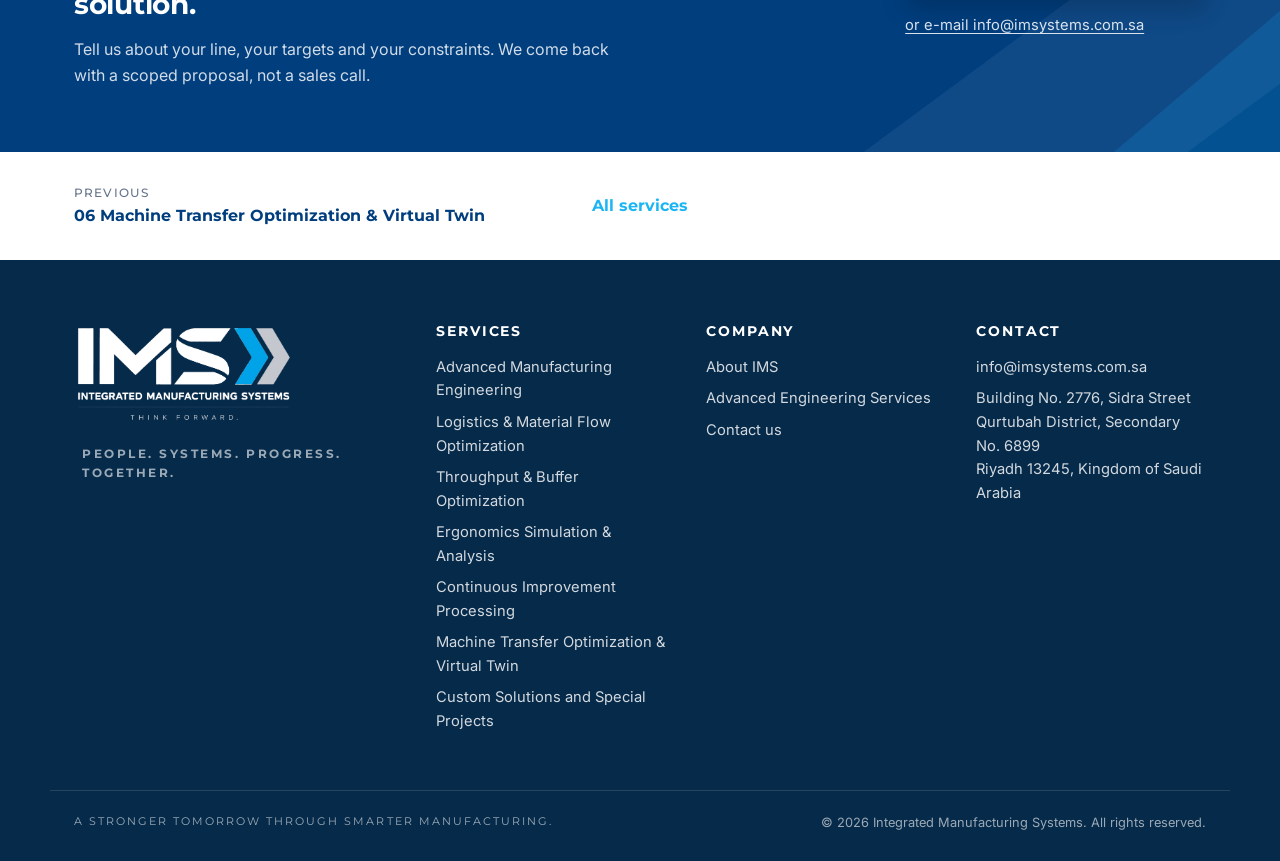
<file: services/custom-solutions-special-projects.html>
<!DOCTYPE html>
<html lang="en">
<head>
<meta charset="utf-8">
<meta name="viewport" content="width=device-width, initial-scale=1">
<title>Custom Solutions and Special Projects — Integrated Manufacturing Systems</title>
<meta name="description" content="Tailored solutions for unique challenges that fall outside our core offerings, designed to support both greenfield and brownfield environments with precision and flexibility.">
<link rel="canonical" href="https://imsystems.com.sa/services/custom-solutions-special-projects.html">
<meta property="og:type" content="website">
<meta property="og:site_name" content="Integrated Manufacturing Systems">
<meta property="og:title" content="Custom Solutions and Special Projects — Integrated Manufacturing Systems">
<meta property="og:description" content="Tailored solutions for unique challenges that fall outside our core offerings, designed to support both greenfield and brownfield environments with precision and flexibility.">
<meta property="og:url" content="https://imsystems.com.sa/services/custom-solutions-special-projects.html">
<meta property="og:image" content="https://imsystems.com.sa/assets/img/ame-3d-line.jpg">
<meta name="theme-color" content="#003E7E">
<link rel="icon" type="image/png" sizes="32x32" href="../assets/brand/favicon-32.png">
<link rel="icon" type="image/png" sizes="64x64" href="../assets/brand/favicon-64.png">
<link rel="apple-touch-icon" href="../assets/brand/apple-touch-icon.png">
<link rel="preconnect" href="https://fonts.googleapis.com">
<link rel="preconnect" href="https://fonts.gstatic.com" crossorigin>
<link href="https://fonts.googleapis.com/css2?family=Montserrat:wght@500;600;700;800&family=Inter:wght@400;500;600&display=swap" rel="stylesheet">
<link rel="stylesheet" href="../assets/css/site.css">
</head>
<body>
<a class="skip" href="#main">Skip to content</a>
<header class="site-header">
  <div class="wrap">
    <a class="brand" href="../index.html" aria-label="Integrated Manufacturing Systems home">
      <img src="../assets/brand/ims-lockup.png" alt="Integrated Manufacturing Systems" width="1255" height="456">
    </a>
    <button class="nav-toggle" aria-expanded="false" aria-controls="nav" aria-label="Menu"><span></span><span></span><span></span></button>
    <nav id="nav" class="nav">
      <ul>
        <li><a href="../index.html">Home</a></li>
        <li class="has-sub"><a href="../services/index.html" class="active" aria-haspopup="true">Services</a>
          <ul class="sub"><li><a href="../services/advanced-manufacturing-engineering.html"><span class="n">01</span>Advanced Manufacturing Engineering</a></li><li><a href="../services/logistics-material-flow-optimization.html"><span class="n">02</span>Logistics &amp; Material Flow Optimization</a></li><li><a href="../services/throughput-buffer-optimization.html"><span class="n">03</span>Throughput &amp; Buffer Optimization</a></li><li><a href="../services/ergonomics-simulation-human-factors.html"><span class="n">04</span>Ergonomics Simulation &amp; Analysis</a></li><li><a href="../services/continuous-improvement-processing.html"><span class="n">05</span>Continuous Improvement Processing</a></li><li><a href="../services/machine-transfer-optimization-virtual-twin.html"><span class="n">06</span>Machine Transfer Optimization &amp; Virtual Twin</a></li><li><a href="../services/custom-solutions-special-projects.html"><span class="n">07</span>Custom Solutions and Special Projects</a></li><li class="all"><a href="../services/index.html">All services <span class="arr" aria-hidden="true">&rsaquo;&rsaquo;</span></a></li></ul>
        </li>
        <li><a href="../index.html#about">About</a></li>
        <li class="cta"><a class="btn btn-primary" href="../contact.html">Contact us <span class="arr" aria-hidden="true">&rsaquo;&rsaquo;</span></a></li>
      </ul>
    </nav>
  </div>
</header>
<main id="main">

<section class="hero svc-hero">
  <div class="chev-bg" aria-hidden="true"><i class="b1"></i><i class="b2"></i><i class="b3"></i></div>
  <div class="wrap grid-2">
    <div class="hero-text">
      <nav class="crumbs" aria-label="Breadcrumb"><a href="../index.html">Home</a><span>/</span><a href="index.html">Services</a><span>/</span><span>Custom Solutions and Special Projects</span></nav>
      <div class="num-title"><span class="big-num">7</span><h1>Custom Solutions and Special Projects</h1></div>
      <p class="lead">Customized Services for Greenfield and Brownfield Environments</p>
    </div>
    <div class="hero-media"><img src="../assets/img/ame-3d-line.jpg" alt="3D layout of a robotic production line" width="640" height="560" fetchpriority="high"></div>
  </div>
</section>

<section class="intro">
  <div class="wrap grid-2 v-center">
    <p class="lead big">We provide tailored solutions for unique challenges that fall outside our core offerings—designed to support both greenfield and brownfield environments with precision and flexibility.</p>
    <div class="pillar-row right"><img class="chev" src="../assets/brand/ims-mark.png" alt="" width="331" height="335" loading="lazy"><div class="pillar-words"><span>Design.</span><span>Simulate.</span><span>Optimize.</span></div></div>
  </div>
</section>
<section class="samples">
  <div class="wrap">
    <div class="sec-head"><p class="kicker">Track record</p><h2>Samples of customized solutions previously delivered</h2></div>
    <div class="grid-2 gap"><div class="sample"><span class="num">1</span><h3>Press &amp; Crane Scheduling Simulation</h3><p>Developed simulation models to optimize interactions between presses and cranes, enhancing workflow efficiency and minimizing delays.</p></div><div class="sample"><span class="num">2</span><h3>3D Vision &amp; Inspection Systems</h3><p>Implemented and supported advanced automated inspection technologies to improve quality control and reduce rework.</p></div><div class="sample"><span class="num">3</span><h3>Digital Layout Optimization Tool</h3><p>In collaboration with Global SMEs in Facilities and Logistics, contributed to the development of a digital layout planning tool deployed across multiple manufacturing divisions.</p></div><div class="sample"><span class="num">4</span><h3>Multi-Level Facility Layout Concepts</h3><p>Supported the design of vertical and multi-floor facility layouts to maximize spatial efficiency and return on real estate investment.</p></div></div>
  </div>
</section>

<section class="cta-close">
  <div class="chev-bg" aria-hidden="true"><i class="b1"></i><i class="b2"></i></div>
  <div class="wrap cta-inner">
    <div class="cta-copy">
      <p class="kicker light">Next step</p>
      <h2>Bring us the challenge that does not fit a standard service. We will engineer the solution.</h2>
      <p>Tell us about your line, your targets and your constraints. We come back with a scoped proposal, not a sales call.</p>
    </div>
    <div class="cta-actions">
      <a class="btn btn-light" href="../contact.html?service=custom-solutions-special-projects">Request a scoped proposal <span class="arr" aria-hidden="true">&rsaquo;&rsaquo;</span></a>
      <a class="cta-alt" href="mailto:info@imsystems.com.sa?subject=IMS enquiry: Custom Solutions and Special Projects">or e-mail info@imsystems.com.sa</a>
    </div>
  </div>
</section>
<nav class="pager wrap" aria-label="Other services">
  <a class="prev" href="machine-transfer-optimization-virtual-twin.html"><small>Previous</small><span>06 Machine Transfer Optimization &amp; Virtual Twin</span></a>
  <a class="all" href="index.html">All services</a>
  <span></span>
</nav>
</main>
<footer class="site-footer">
  <div class="wrap grid-4">
    <div class="f-brand">
      <img src="../assets/brand/ims-logo-white.png" alt="Integrated Manufacturing Systems — Think Forward." width="220" height="100">
      <p class="tag">People. Systems. Progress. Together.</p>
    </div>
    <div>
      <h4>Services</h4>
      <ul class="f-links"><li><a href="../services/advanced-manufacturing-engineering.html">Advanced Manufacturing Engineering</a></li><li><a href="../services/logistics-material-flow-optimization.html">Logistics &amp; Material Flow Optimization</a></li><li><a href="../services/throughput-buffer-optimization.html">Throughput &amp; Buffer Optimization</a></li><li><a href="../services/ergonomics-simulation-human-factors.html">Ergonomics Simulation &amp; Analysis</a></li><li><a href="../services/continuous-improvement-processing.html">Continuous Improvement Processing</a></li><li><a href="../services/machine-transfer-optimization-virtual-twin.html">Machine Transfer Optimization &amp; Virtual Twin</a></li><li><a href="../services/custom-solutions-special-projects.html">Custom Solutions and Special Projects</a></li></ul>
    </div>
    <div>
      <h4>Company</h4>
      <ul class="f-links">
        <li><a href="../index.html#about">About IMS</a></li>
        <li><a href="../services/index.html">Advanced Engineering Services</a></li>
        <li><a href="../contact.html">Contact us</a></li>
      </ul>
    </div>
    <div>
      <h4>Contact</h4>
      <ul class="f-links">
        
        <li><a href="mailto:info@imsystems.com.sa">info@imsystems.com.sa</a></li>
        
        <li>Building No. 2776, Sidra Street<br>Qurtubah District, Secondary No. 6899<br>Riyadh 13245, Kingdom of Saudi Arabia</li>
      </ul>
    </div>
  </div>
  <div class="wrap f-bottom">
    <span>A stronger tomorrow through smarter manufacturing.</span>
    <span>&copy; 2026 Integrated Manufacturing Systems. All rights reserved.</span>
  </div>
</footer>
<script src="../assets/js/site.js"></script>
</body>
</html>
</file>
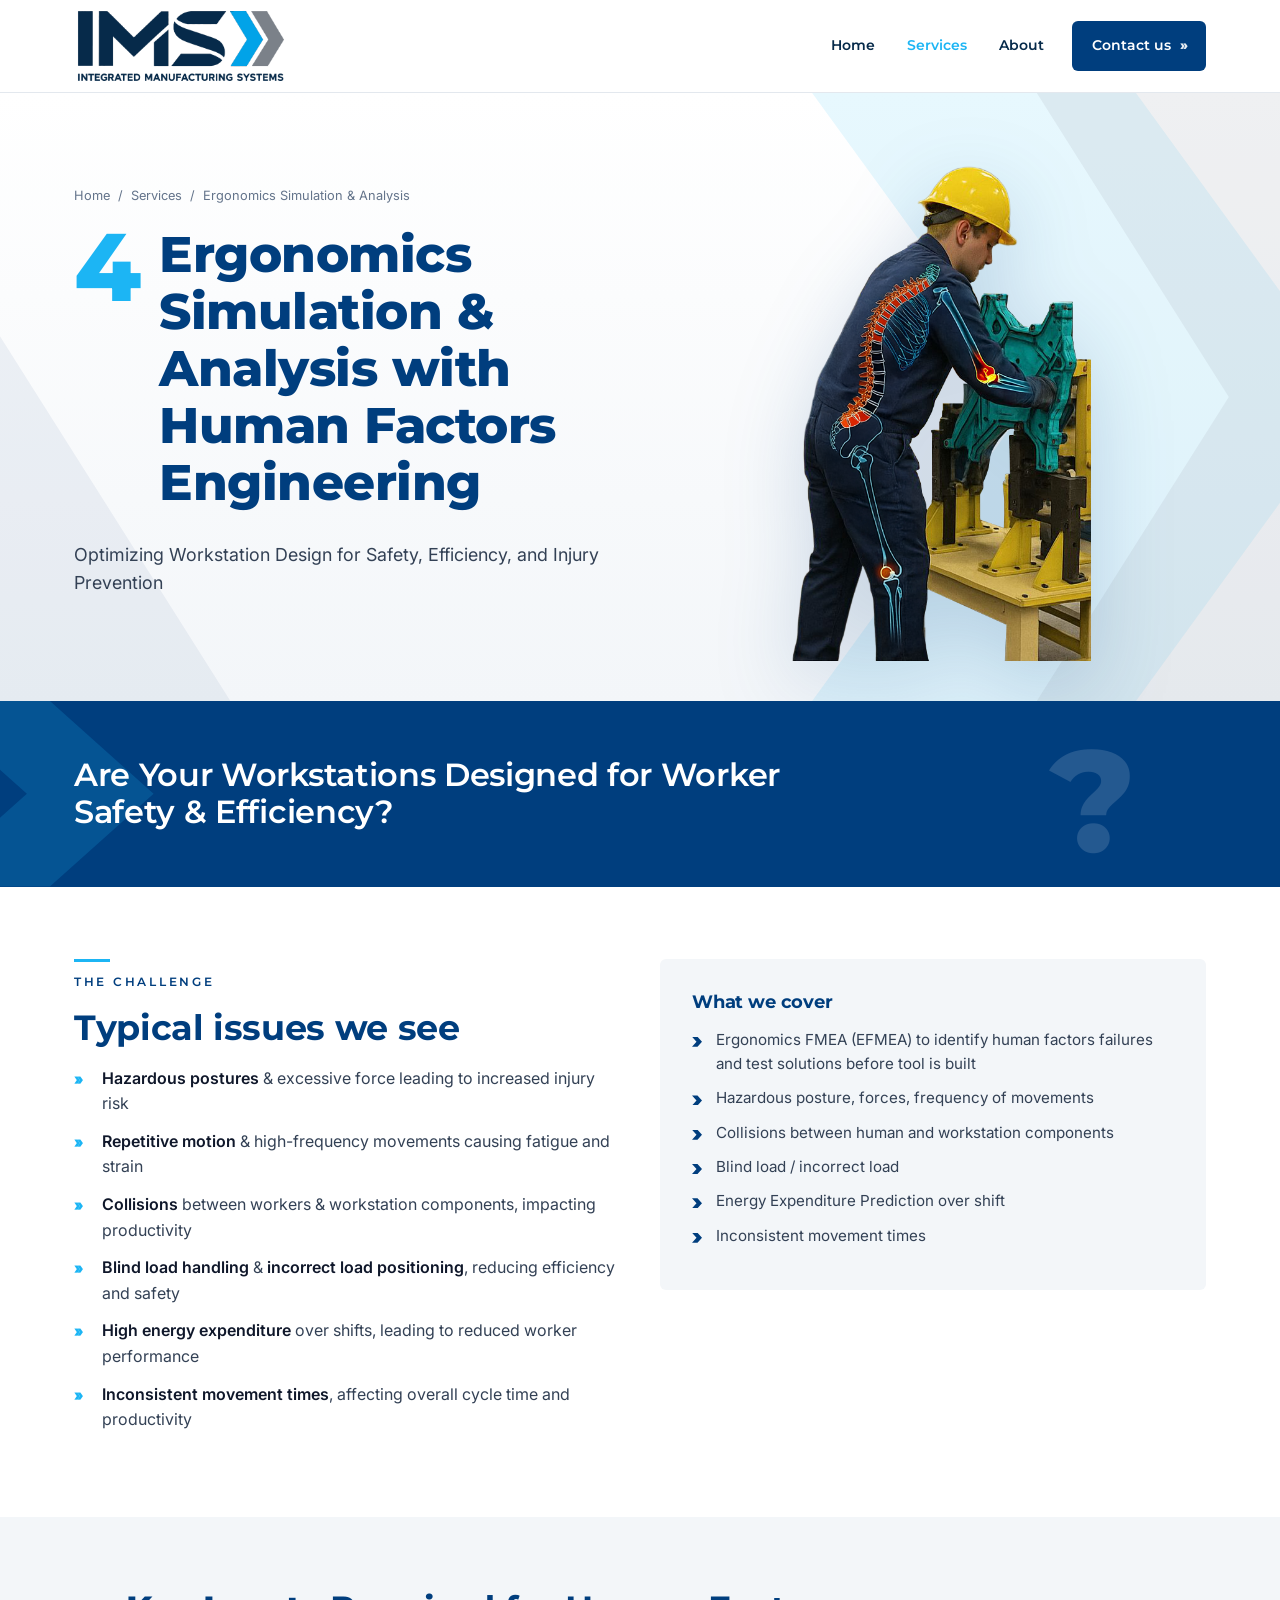
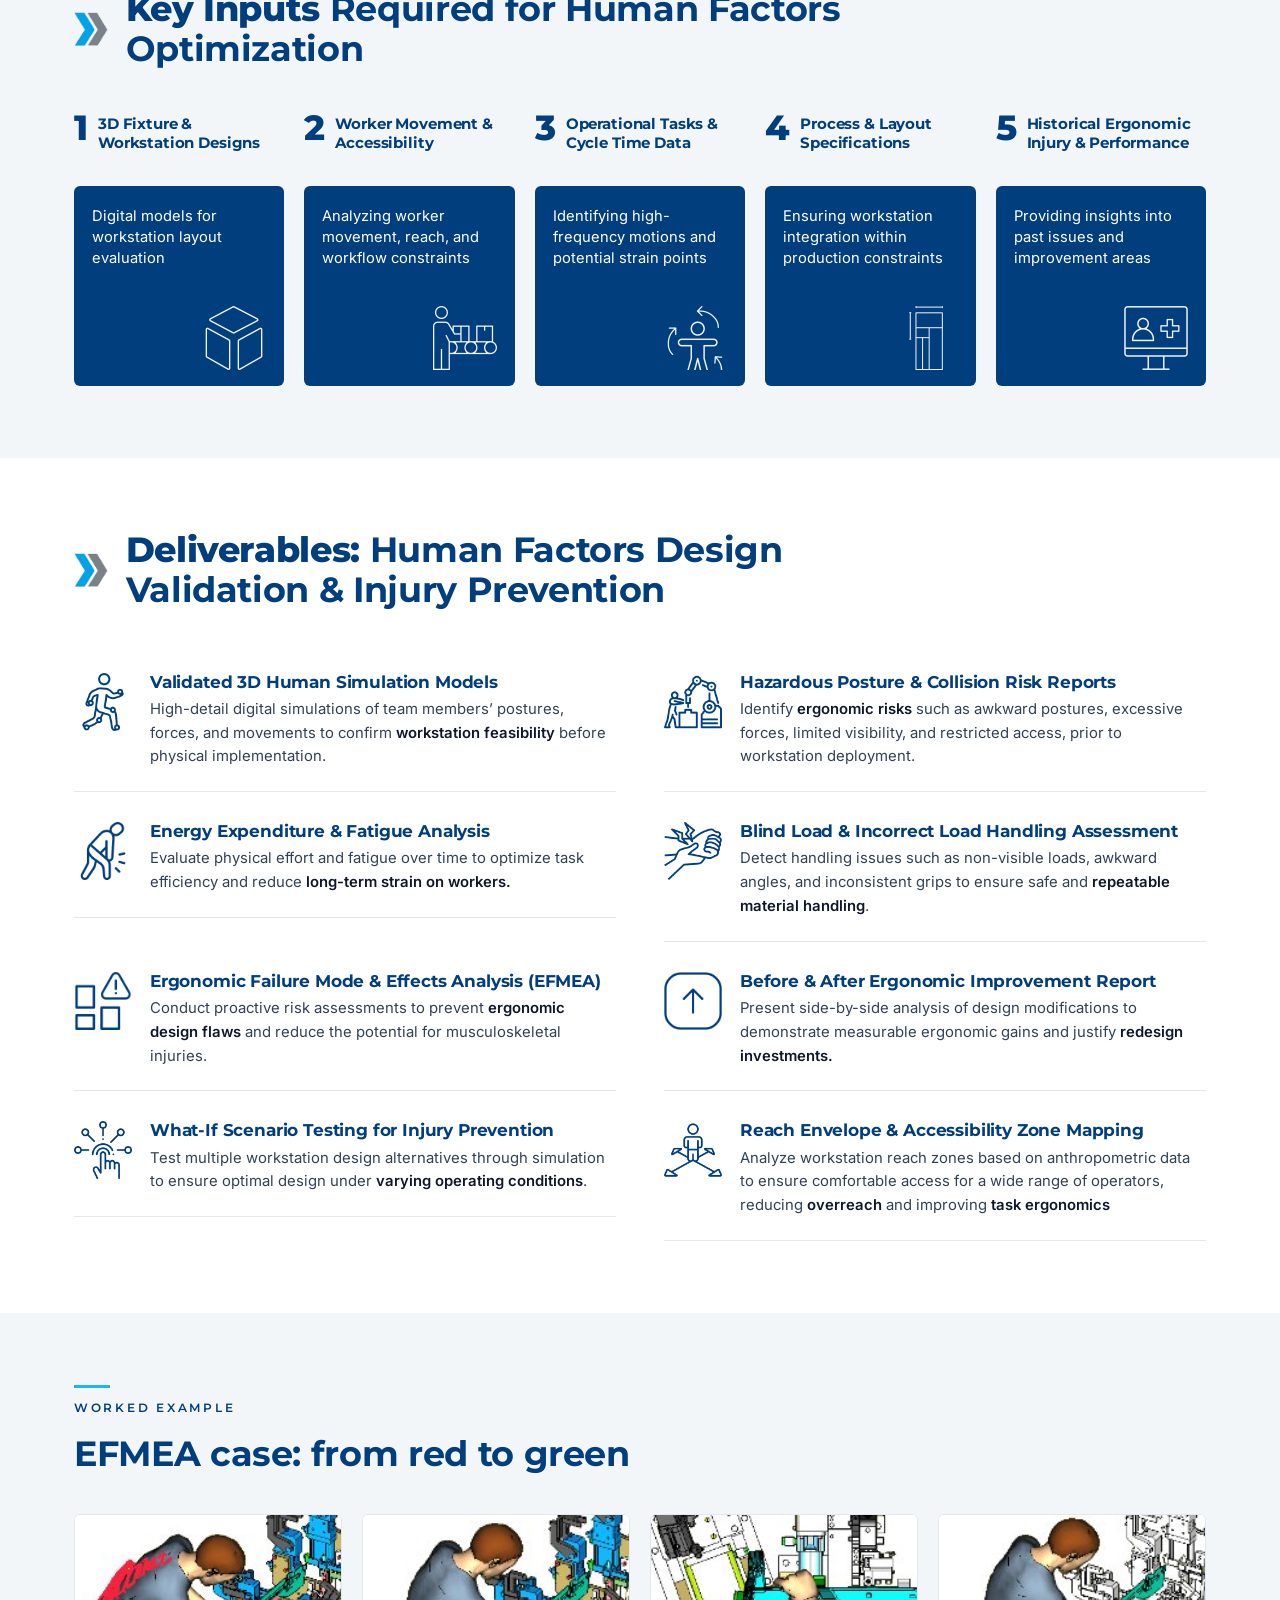
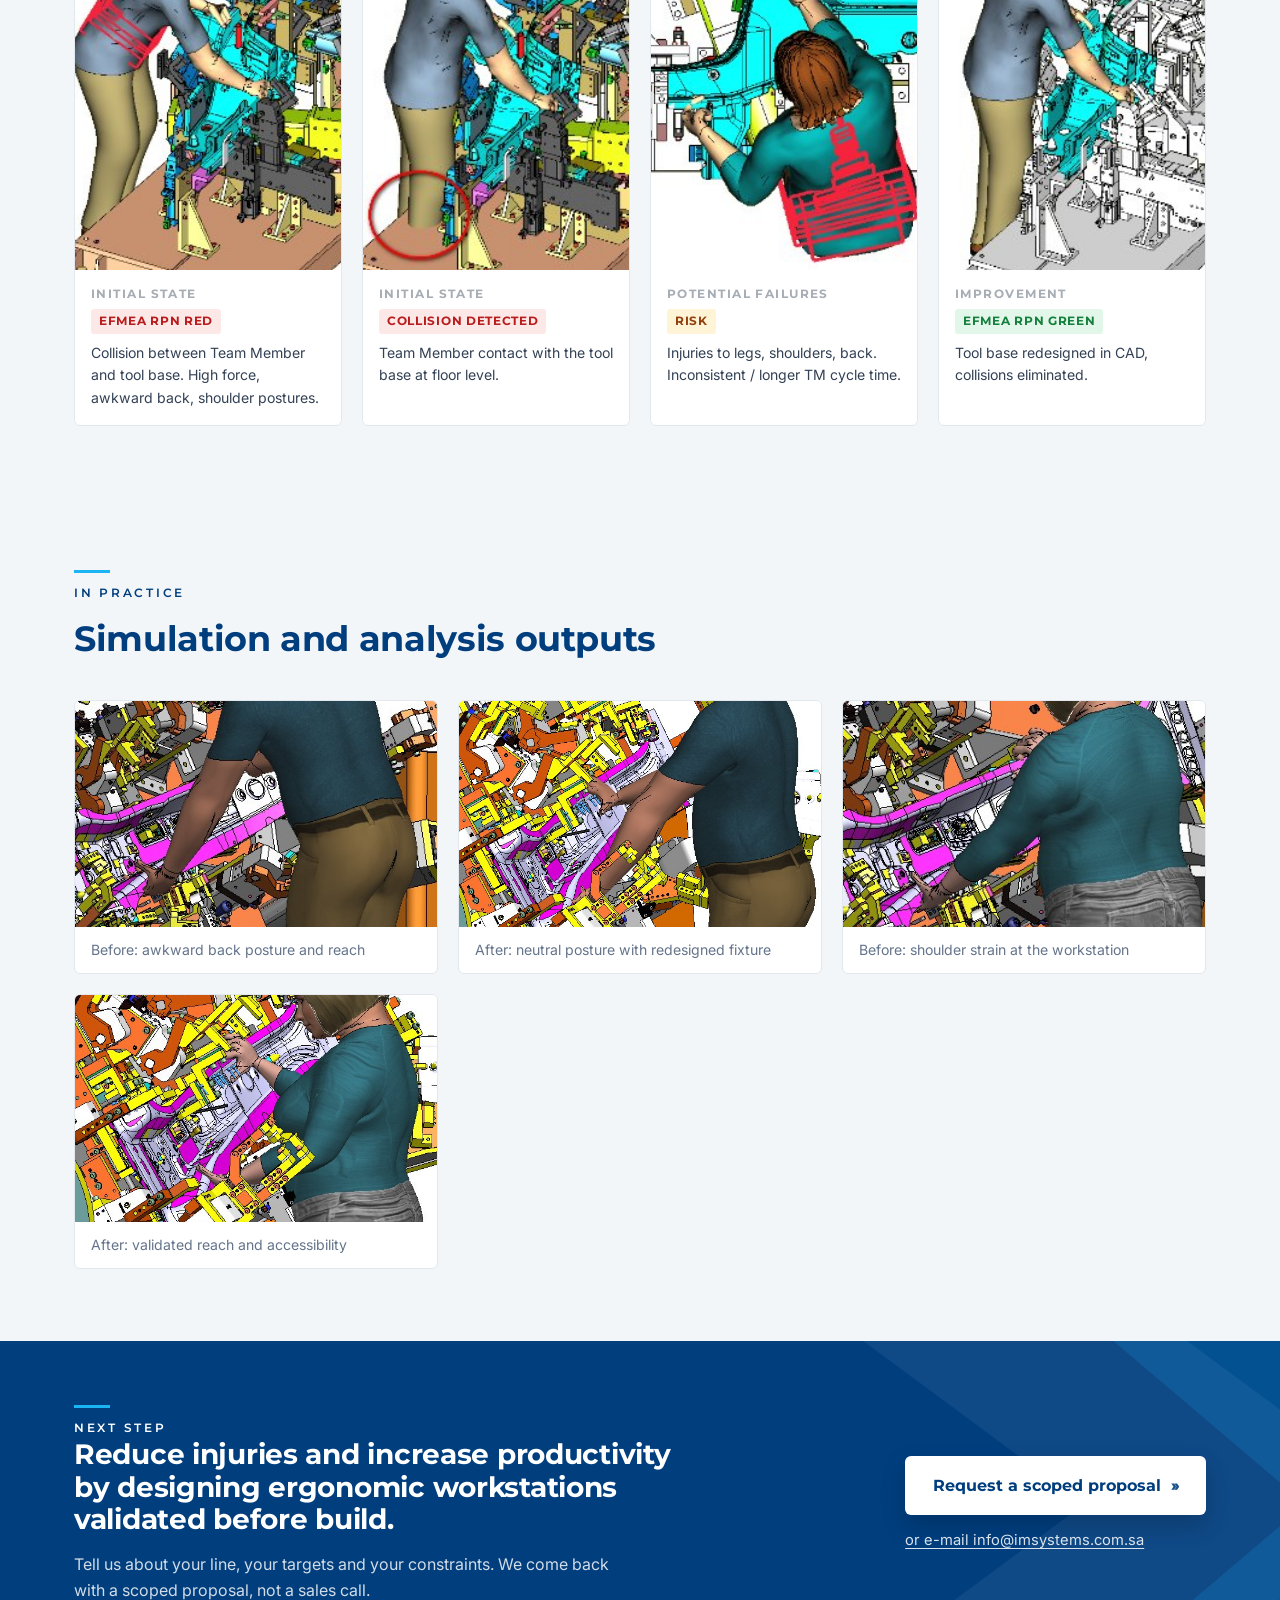
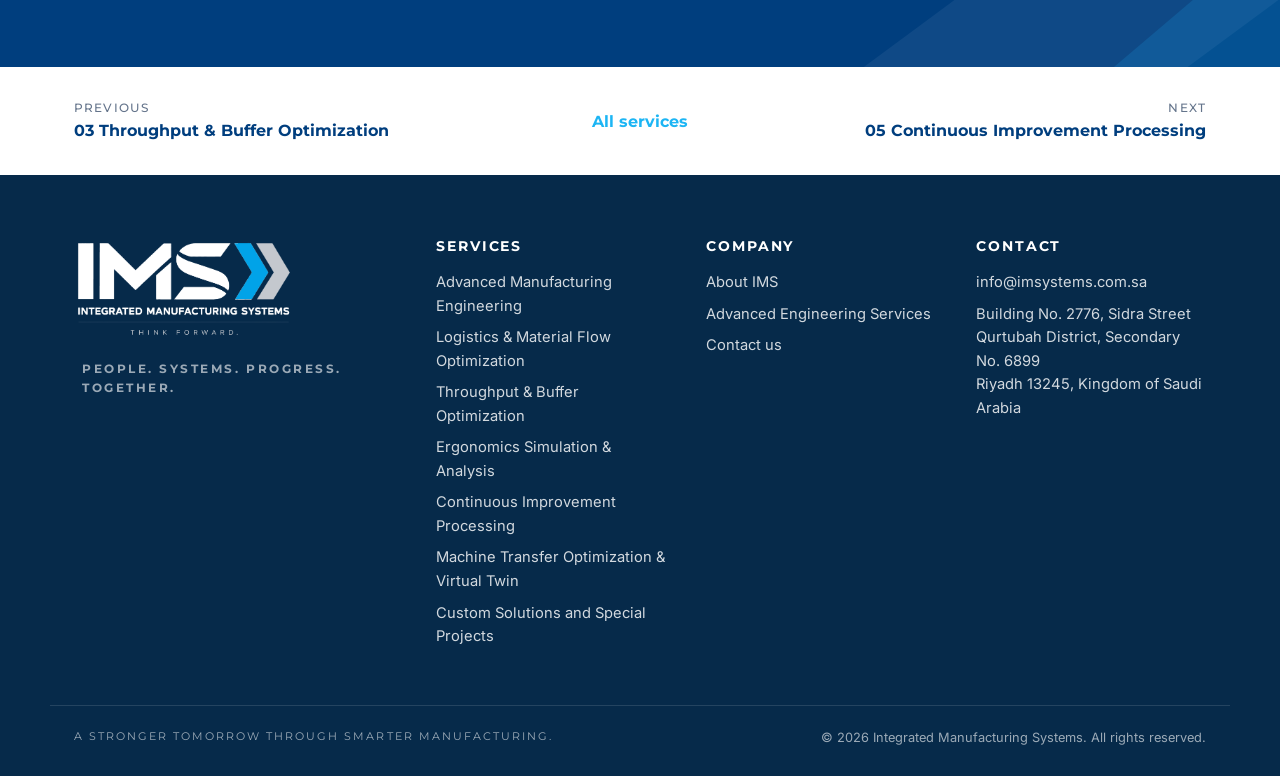
<file: services/ergonomics-simulation-human-factors.html>
<!DOCTYPE html>
<html lang="en">
<head>
<meta charset="utf-8">
<meta name="viewport" content="width=device-width, initial-scale=1">
<title>Ergonomics Simulation &amp; Analysis with Human Factors Engineering — Integrated Manufacturing Systems</title>
<meta name="description" content="Human reach 3D simulations, and mitigate risks to human-system performance and worker well-being, Ergonomics Failure Modes and Effects Analysis (EFMEA).">
<link rel="canonical" href="https://imsystems.com.sa/services/ergonomics-simulation-human-factors.html">
<meta property="og:type" content="website">
<meta property="og:site_name" content="Integrated Manufacturing Systems">
<meta property="og:title" content="Ergonomics Simulation &amp; Analysis with Human Factors Engineering — Integrated Manufacturing Systems">
<meta property="og:description" content="Human reach 3D simulations, and mitigate risks to human-system performance and worker well-being, Ergonomics Failure Modes and Effects Analysis (EFMEA).">
<meta property="og:url" content="https://imsystems.com.sa/services/ergonomics-simulation-human-factors.html">
<meta property="og:image" content="https://imsystems.com.sa/assets/img/hero-ergonomics-worker.png">
<meta name="theme-color" content="#003E7E">
<link rel="icon" type="image/png" sizes="32x32" href="../assets/brand/favicon-32.png">
<link rel="icon" type="image/png" sizes="64x64" href="../assets/brand/favicon-64.png">
<link rel="apple-touch-icon" href="../assets/brand/apple-touch-icon.png">
<link rel="preconnect" href="https://fonts.googleapis.com">
<link rel="preconnect" href="https://fonts.gstatic.com" crossorigin>
<link href="https://fonts.googleapis.com/css2?family=Montserrat:wght@500;600;700;800&family=Inter:wght@400;500;600&display=swap" rel="stylesheet">
<link rel="stylesheet" href="../assets/css/site.css">
</head>
<body>
<a class="skip" href="#main">Skip to content</a>
<header class="site-header">
  <div class="wrap">
    <a class="brand" href="../index.html" aria-label="Integrated Manufacturing Systems home">
      <img src="../assets/brand/ims-lockup.png" alt="Integrated Manufacturing Systems" width="1255" height="456">
    </a>
    <button class="nav-toggle" aria-expanded="false" aria-controls="nav" aria-label="Menu"><span></span><span></span><span></span></button>
    <nav id="nav" class="nav">
      <ul>
        <li><a href="../index.html">Home</a></li>
        <li class="has-sub"><a href="../services/index.html" class="active" aria-haspopup="true">Services</a>
          <ul class="sub"><li><a href="../services/advanced-manufacturing-engineering.html"><span class="n">01</span>Advanced Manufacturing Engineering</a></li><li><a href="../services/logistics-material-flow-optimization.html"><span class="n">02</span>Logistics &amp; Material Flow Optimization</a></li><li><a href="../services/throughput-buffer-optimization.html"><span class="n">03</span>Throughput &amp; Buffer Optimization</a></li><li><a href="../services/ergonomics-simulation-human-factors.html"><span class="n">04</span>Ergonomics Simulation &amp; Analysis</a></li><li><a href="../services/continuous-improvement-processing.html"><span class="n">05</span>Continuous Improvement Processing</a></li><li><a href="../services/machine-transfer-optimization-virtual-twin.html"><span class="n">06</span>Machine Transfer Optimization &amp; Virtual Twin</a></li><li><a href="../services/custom-solutions-special-projects.html"><span class="n">07</span>Custom Solutions and Special Projects</a></li><li class="all"><a href="../services/index.html">All services <span class="arr" aria-hidden="true">&rsaquo;&rsaquo;</span></a></li></ul>
        </li>
        <li><a href="../index.html#about">About</a></li>
        <li class="cta"><a class="btn btn-primary" href="../contact.html">Contact us <span class="arr" aria-hidden="true">&rsaquo;&rsaquo;</span></a></li>
      </ul>
    </nav>
  </div>
</header>
<main id="main">

<section class="hero svc-hero">
  <div class="chev-bg" aria-hidden="true"><i class="b1"></i><i class="b2"></i><i class="b3"></i></div>
  <div class="wrap grid-2">
    <div class="hero-text">
      <nav class="crumbs" aria-label="Breadcrumb"><a href="../index.html">Home</a><span>/</span><a href="index.html">Services</a><span>/</span><span>Ergonomics Simulation &amp; Analysis</span></nav>
      <div class="num-title"><span class="big-num">4</span><h1>Ergonomics Simulation &amp; Analysis with Human Factors Engineering</h1></div>
      <p class="lead">Optimizing Workstation Design for Safety, Efficiency, and Injury Prevention</p>
    </div>
    <div class="hero-media"><img src="../assets/img/hero-ergonomics-worker.png" alt="Worker lifting a part with the spine and joints highlighted" width="640" height="560" fetchpriority="high"></div>
  </div>
</section>

<section class="question">
  <div class="wrap"><span class="qmark" aria-hidden="true">?</span><h2>Are Your Workstations Designed for Worker Safety &amp; Efficiency?</h2></div>
</section>

<section class="pains">
  <div class="wrap grid-2 gap">
    <div>
      <p class="kicker">The challenge</p>
      <h2>Typical issues we see</h2>
      <ul class="chev-list"><li><strong>Hazardous postures</strong> &amp; excessive force leading to increased injury risk</li><li><strong>Repetitive motion</strong> &amp; high-frequency movements causing fatigue and strain</li><li><strong>Collisions</strong> between workers &amp; workstation components, impacting productivity</li><li><strong>Blind load handling</strong> &amp; <strong>incorrect load positioning</strong>, reducing efficiency and safety</li><li><strong>High energy expenditure</strong> over shifts, leading to reduced worker performance</li><li><strong>Inconsistent movement times</strong>, affecting overall cycle time and productivity</li></ul>
    </div>
    <aside class="panel scope">
      <h3>What we cover</h3>
      <ul class="tick-list"><li>Ergonomics FMEA (EFMEA) to identify human factors failures and test solutions before tool is built</li><li>Hazardous posture, forces, frequency of movements</li><li>Collisions between human and workstation components</li><li>Blind load / incorrect load</li><li>Energy Expenditure Prediction over shift</li><li>Inconsistent movement times</li></ul>
    </aside>
  </div>
</section>

<section class="inputs">
  <div class="wrap">
    <div class="sec-head with-chev"><img class="chev" src="../assets/brand/ims-mark.png" alt="" width="331" height="335" loading="lazy"><h2><strong>Key Inputs</strong> Required for Human Factors Optimization</h2></div>
    <div class="input-grid"><div class="input-card">
  <div class="input-head"><span class="num">1</span><h3>3D Fixture &amp; Workstation Designs</h3></div>
  <div class="input-body"><p>Digital models for workstation layout evaluation</p><img class="ico ico-w" src="../assets/icons/0b4bd03a4e-w.png" alt="" loading="lazy" width="64" height="64"></div>
</div><div class="input-card">
  <div class="input-head"><span class="num">2</span><h3>Worker Movement &amp; Accessibility</h3></div>
  <div class="input-body"><p>Analyzing worker movement, reach, and workflow constraints</p><img class="ico ico-w" src="../assets/icons/9166f26af4-w.png" alt="" loading="lazy" width="64" height="64"></div>
</div><div class="input-card">
  <div class="input-head"><span class="num">3</span><h3>Operational Tasks &amp; Cycle Time Data</h3></div>
  <div class="input-body"><p>Identifying high-frequency motions and potential strain points</p><img class="ico ico-w" src="../assets/icons/c6d1acfe0c-w.png" alt="" loading="lazy" width="64" height="64"></div>
</div><div class="input-card">
  <div class="input-head"><span class="num">4</span><h3>Process &amp; Layout Specifications</h3></div>
  <div class="input-body"><p>Ensuring workstation integration within production constraints</p><img class="ico ico-w" src="../assets/icons/60a6e636e4-w.png" alt="" loading="lazy" width="64" height="64"></div>
</div><div class="input-card">
  <div class="input-head"><span class="num">5</span><h3>Historical Ergonomic Injury &amp; Performance</h3></div>
  <div class="input-body"><p>Providing insights into past issues and improvement areas</p><img class="ico ico-w" src="../assets/icons/5271aeea58-w.png" alt="" loading="lazy" width="64" height="64"></div>
</div></div>
  </div>
</section>

<section class="deliverables">
  <div class="wrap">
    <div class="sec-head with-chev"><img class="chev" src="../assets/brand/ims-mark.png" alt="" width="331" height="335" loading="lazy"><h2><strong>Deliverables:</strong> Human Factors Design Validation &amp; Injury Prevention</h2></div>
    <div class="grid-2 gap deliv-grid"><div class="deliv"><img class="ico ico-n" src="../assets/icons/a3bca53744-n.png" alt="" loading="lazy" width="64" height="64"><div><h3>Validated 3D Human Simulation Models</h3><p>High-detail digital simulations of team members’ postures, forces, and movements to confirm <strong>workstation feasibility</strong> before physical implementation.</p></div></div><div class="deliv"><img class="ico ico-n" src="../assets/icons/2e7cdf34a5-n.png" alt="" loading="lazy" width="64" height="64"><div><h3>Hazardous Posture &amp; Collision Risk Reports</h3><p>Identify <strong>ergonomic risks</strong> such as awkward postures, excessive forces, limited visibility, and restricted access, prior to workstation deployment.</p></div></div><div class="deliv"><img class="ico ico-n" src="../assets/icons/15d07d6160-n.png" alt="" loading="lazy" width="64" height="64"><div><h3>Energy Expenditure &amp; Fatigue Analysis</h3><p>Evaluate physical effort and fatigue over time to optimize task efficiency and reduce <strong>long-term strain on workers.</strong></p></div></div><div class="deliv"><img class="ico ico-n" src="../assets/icons/7d5b3f14ca-n.png" alt="" loading="lazy" width="64" height="64"><div><h3>Blind Load &amp; Incorrect Load Handling Assessment</h3><p>Detect handling issues such as non-visible loads, awkward angles, and inconsistent grips to ensure safe and <strong>repeatable material handling</strong>.</p></div></div><div class="deliv"><img class="ico ico-n" src="../assets/icons/cf407287dc-n.png" alt="" loading="lazy" width="64" height="64"><div><h3>Ergonomic Failure Mode &amp; Effects Analysis (EFMEA)</h3><p>Conduct proactive risk assessments to prevent <strong>ergonomic design flaws</strong> and reduce the potential for musculoskeletal injuries.</p></div></div><div class="deliv"><img class="ico ico-n" src="../assets/icons/a109322ac4-n.png" alt="" loading="lazy" width="64" height="64"><div><h3>Before &amp; After Ergonomic Improvement Report</h3><p>Present side-by-side analysis of design modifications to demonstrate measurable ergonomic gains and justify <strong>redesign investments.</strong></p></div></div><div class="deliv"><img class="ico ico-n" src="../assets/icons/bcd953792a-n.png" alt="" loading="lazy" width="64" height="64"><div><h3>What-If Scenario Testing for Injury Prevention</h3><p>Test multiple workstation design alternatives through simulation to ensure optimal design under <strong>varying operating conditions</strong>.</p></div></div><div class="deliv"><img class="ico ico-n" src="../assets/icons/5a504c1584-n.png" alt="" loading="lazy" width="64" height="64"><div><h3>Reach Envelope &amp; Accessibility Zone Mapping</h3><p>Analyze workstation reach zones based on anthropometric data to ensure comfortable access for a wide range of operators, reducing <strong>overreach</strong> and improving <strong>task ergonomics</strong></p></div></div></div>
  </div>
</section>

<section class="case">
  <div class="wrap">
    <div class="sec-head"><p class="kicker">Worked example</p><h2>EFMEA case: from red to green</h2></div>
    <div class="steps"><figure class="step">
  <img src="../assets/img/efmea-1.jpg" alt="Initial State: Collision between Team Member and tool base. High force, awkward back, shoulder postures." loading="lazy">
  <figcaption><span class="lbl">Initial State</span><span class="tag red">EFMEA RPN RED</span><p>Collision between Team Member and tool base. High force, awkward back, shoulder postures.</p></figcaption>
</figure><figure class="step">
  <img src="../assets/img/efmea-2.jpg" alt="Initial State: Team Member contact with the tool base at floor level." loading="lazy">
  <figcaption><span class="lbl">Initial State</span><span class="tag red">Collision detected</span><p>Team Member contact with the tool base at floor level.</p></figcaption>
</figure><figure class="step">
  <img src="../assets/img/efmea-3.jpg" alt="Potential Failures: Injuries to legs, shoulders, back. Inconsistent / longer TM cycle time." loading="lazy">
  <figcaption><span class="lbl">Potential Failures</span><span class="tag amber">Risk</span><p>Injuries to legs, shoulders, back. Inconsistent / longer TM cycle time.</p></figcaption>
</figure><figure class="step">
  <img src="../assets/img/efmea-4.jpg" alt="Improvement: Tool base redesigned in CAD, collisions eliminated." loading="lazy">
  <figcaption><span class="lbl">Improvement</span><span class="tag green">EFMEA RPN GREEN</span><p>Tool base redesigned in CAD, collisions eliminated.</p></figcaption>
</figure></div>
  </div>
</section>
<section class="gallery">
  <div class="wrap">
    <div class="sec-head"><p class="kicker">In practice</p><h2>Simulation and analysis outputs</h2></div>
    <div class="gal"><figure class=""><img src="../assets/img/ergo-before-1.jpg" alt="Before: awkward back posture and reach" loading="lazy"><figcaption>Before: awkward back posture and reach</figcaption></figure><figure class=""><img src="../assets/img/ergo-after-1.jpg" alt="After: neutral posture with redesigned fixture" loading="lazy"><figcaption>After: neutral posture with redesigned fixture</figcaption></figure><figure class=""><img src="../assets/img/ergo-before-2.jpg" alt="Before: shoulder strain at the workstation" loading="lazy"><figcaption>Before: shoulder strain at the workstation</figcaption></figure><figure class=""><img src="../assets/img/ergo-after-2.jpg" alt="After: validated reach and accessibility" loading="lazy"><figcaption>After: validated reach and accessibility</figcaption></figure></div>
  </div>
</section>

<section class="cta-close">
  <div class="chev-bg" aria-hidden="true"><i class="b1"></i><i class="b2"></i></div>
  <div class="wrap cta-inner">
    <div class="cta-copy">
      <p class="kicker light">Next step</p>
      <h2>Reduce injuries and increase productivity by designing ergonomic workstations validated before build.</h2>
      <p>Tell us about your line, your targets and your constraints. We come back with a scoped proposal, not a sales call.</p>
    </div>
    <div class="cta-actions">
      <a class="btn btn-light" href="../contact.html?service=ergonomics-simulation-human-factors">Request a scoped proposal <span class="arr" aria-hidden="true">&rsaquo;&rsaquo;</span></a>
      <a class="cta-alt" href="mailto:info@imsystems.com.sa?subject=IMS enquiry: Ergonomics Simulation &amp; Analysis with Human Factors Engineering">or e-mail info@imsystems.com.sa</a>
    </div>
  </div>
</section>
<nav class="pager wrap" aria-label="Other services">
  <a class="prev" href="throughput-buffer-optimization.html"><small>Previous</small><span>03 Throughput &amp; Buffer Optimization</span></a>
  <a class="all" href="index.html">All services</a>
  <a class="next" href="continuous-improvement-processing.html"><small>Next</small><span>05 Continuous Improvement Processing</span></a>
</nav>
</main>
<footer class="site-footer">
  <div class="wrap grid-4">
    <div class="f-brand">
      <img src="../assets/brand/ims-logo-white.png" alt="Integrated Manufacturing Systems — Think Forward." width="220" height="100">
      <p class="tag">People. Systems. Progress. Together.</p>
    </div>
    <div>
      <h4>Services</h4>
      <ul class="f-links"><li><a href="../services/advanced-manufacturing-engineering.html">Advanced Manufacturing Engineering</a></li><li><a href="../services/logistics-material-flow-optimization.html">Logistics &amp; Material Flow Optimization</a></li><li><a href="../services/throughput-buffer-optimization.html">Throughput &amp; Buffer Optimization</a></li><li><a href="../services/ergonomics-simulation-human-factors.html">Ergonomics Simulation &amp; Analysis</a></li><li><a href="../services/continuous-improvement-processing.html">Continuous Improvement Processing</a></li><li><a href="../services/machine-transfer-optimization-virtual-twin.html">Machine Transfer Optimization &amp; Virtual Twin</a></li><li><a href="../services/custom-solutions-special-projects.html">Custom Solutions and Special Projects</a></li></ul>
    </div>
    <div>
      <h4>Company</h4>
      <ul class="f-links">
        <li><a href="../index.html#about">About IMS</a></li>
        <li><a href="../services/index.html">Advanced Engineering Services</a></li>
        <li><a href="../contact.html">Contact us</a></li>
      </ul>
    </div>
    <div>
      <h4>Contact</h4>
      <ul class="f-links">
        
        <li><a href="mailto:info@imsystems.com.sa">info@imsystems.com.sa</a></li>
        
        <li>Building No. 2776, Sidra Street<br>Qurtubah District, Secondary No. 6899<br>Riyadh 13245, Kingdom of Saudi Arabia</li>
      </ul>
    </div>
  </div>
  <div class="wrap f-bottom">
    <span>A stronger tomorrow through smarter manufacturing.</span>
    <span>&copy; 2026 Integrated Manufacturing Systems. All rights reserved.</span>
  </div>
</footer>
<script src="../assets/js/site.js"></script>
</body>
</html>
</file>
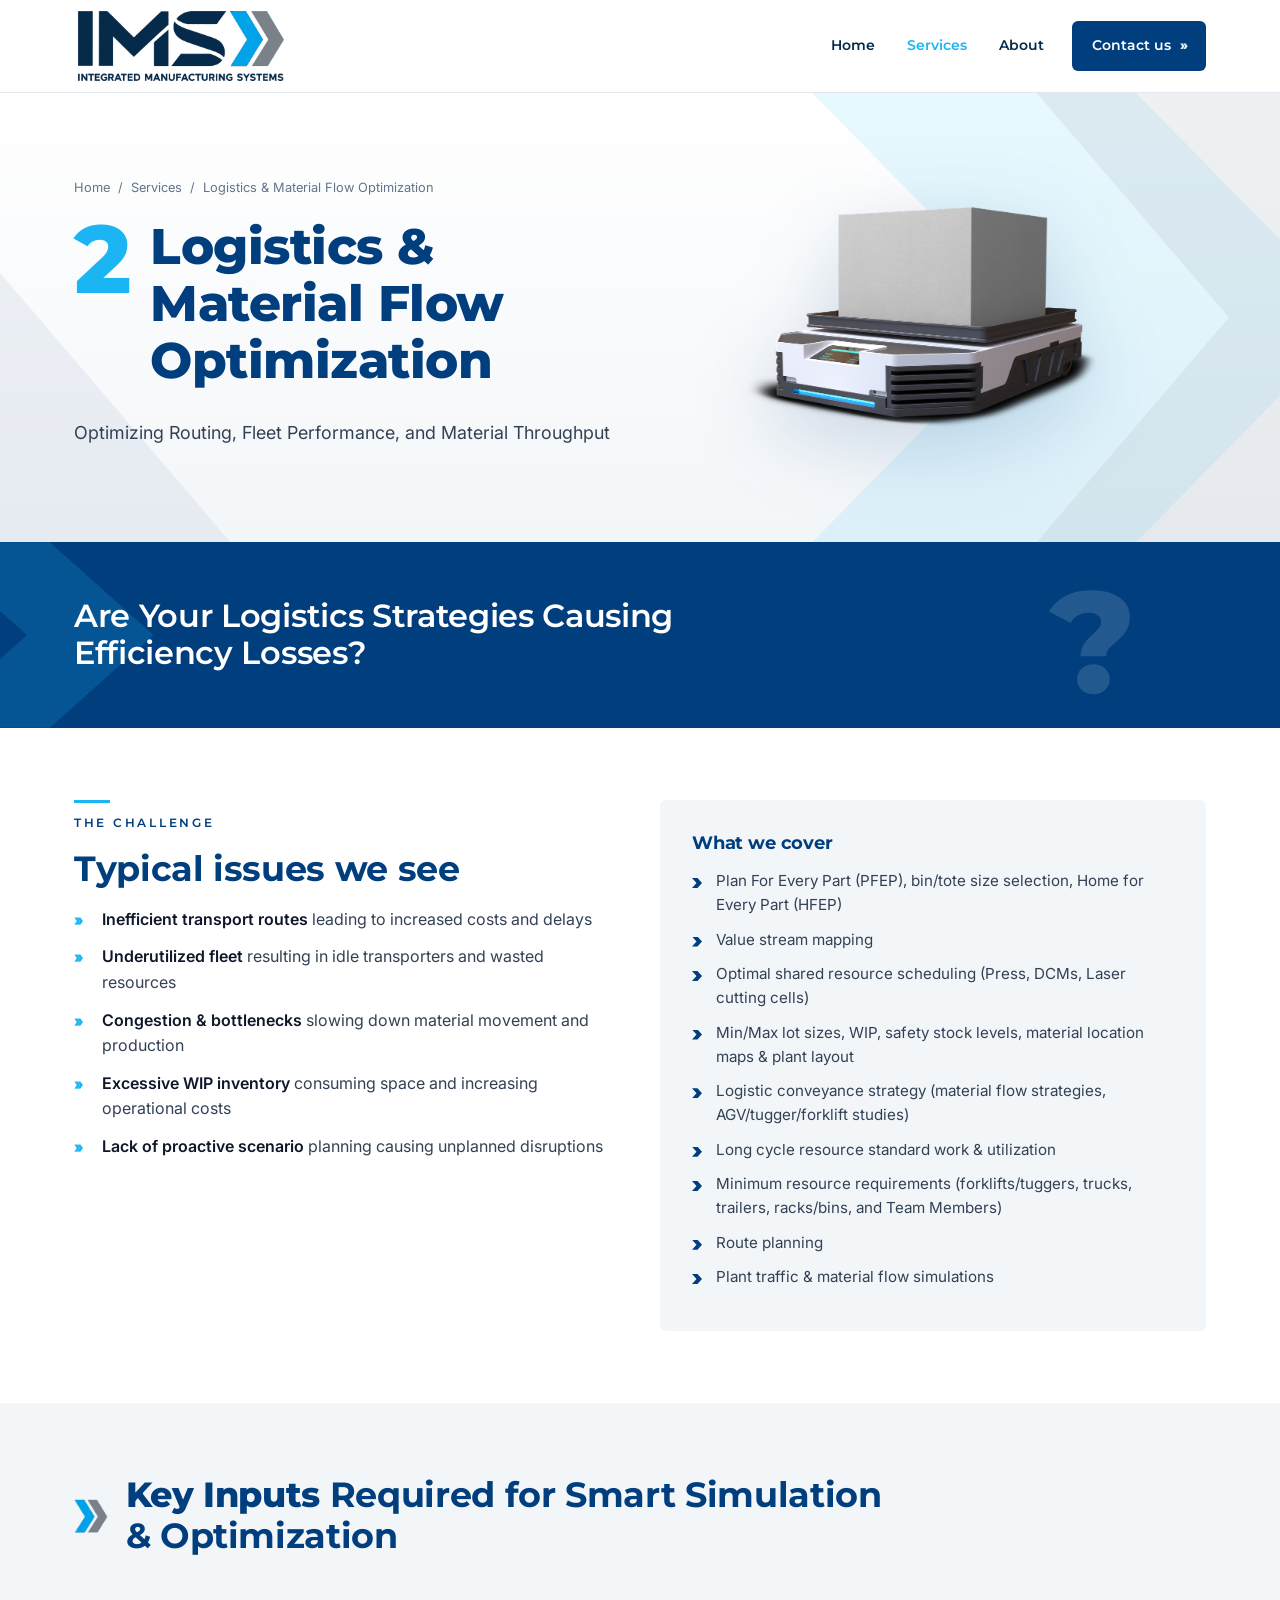
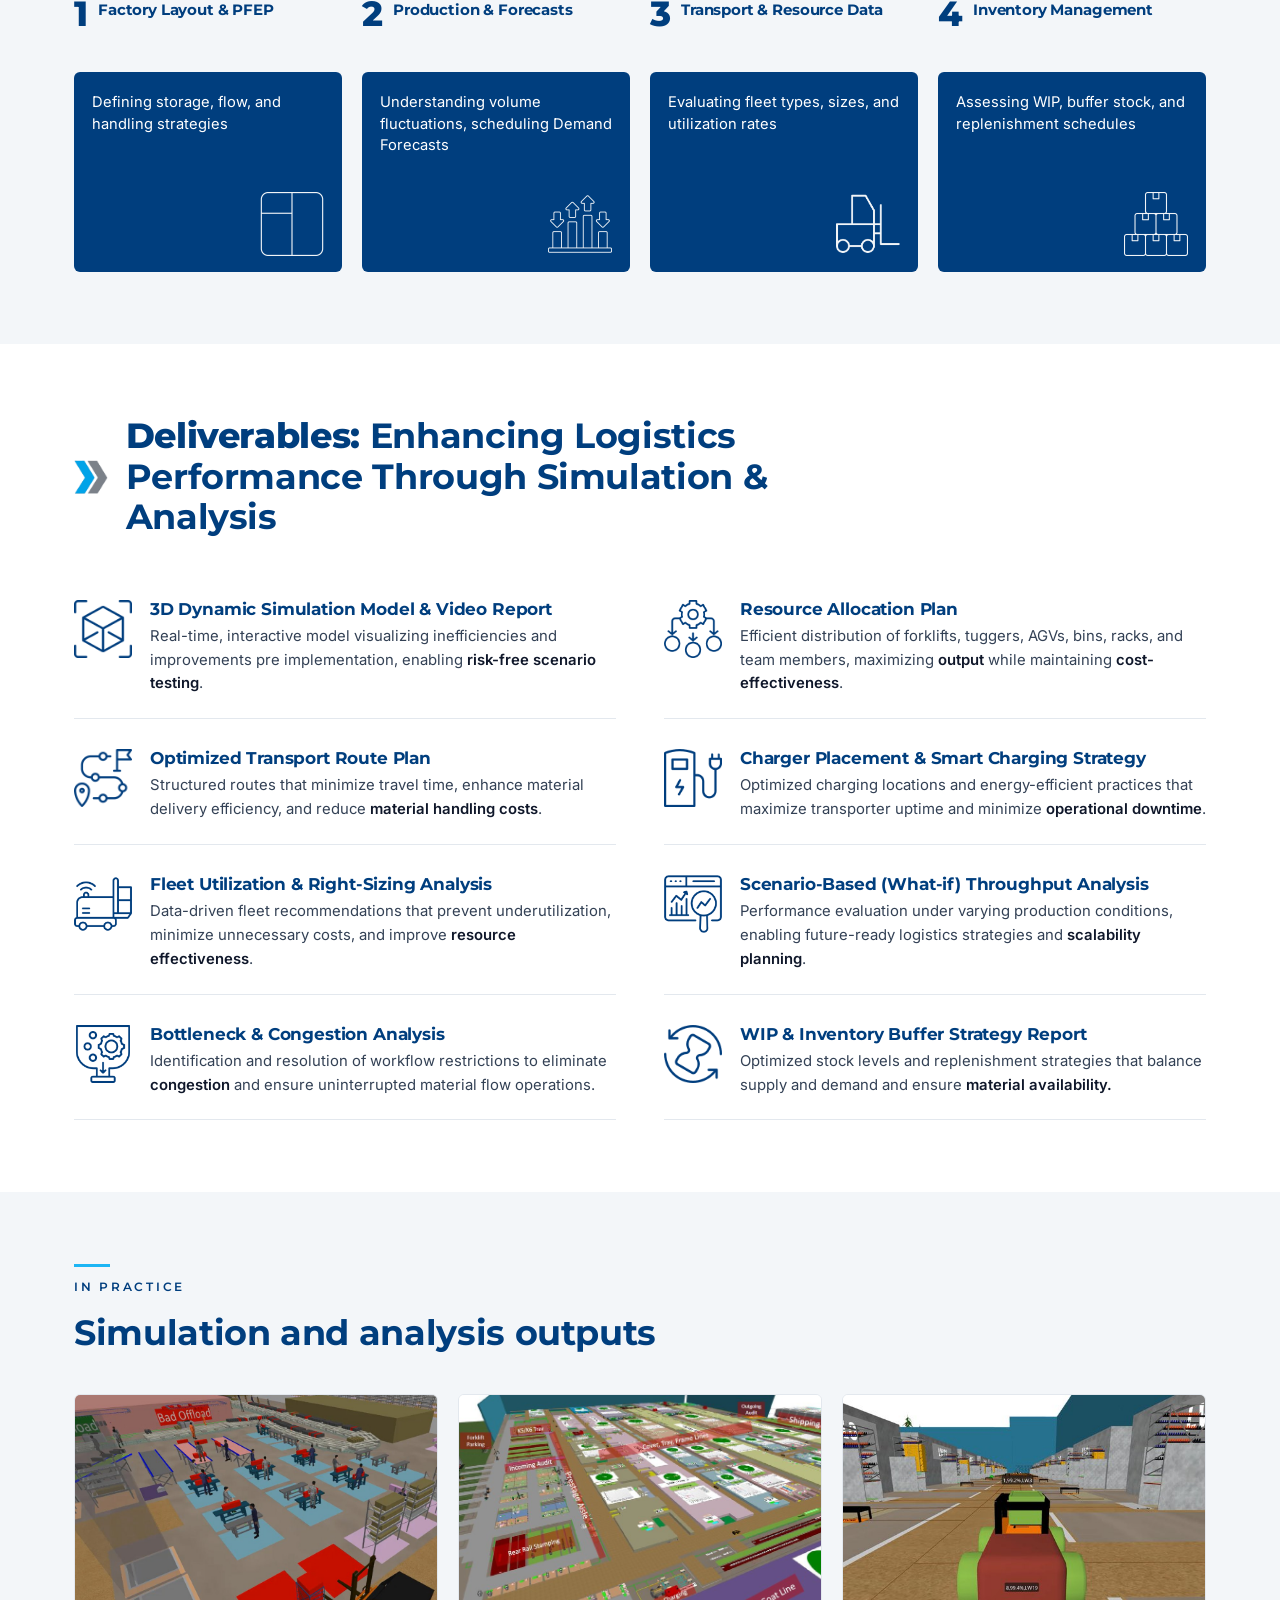
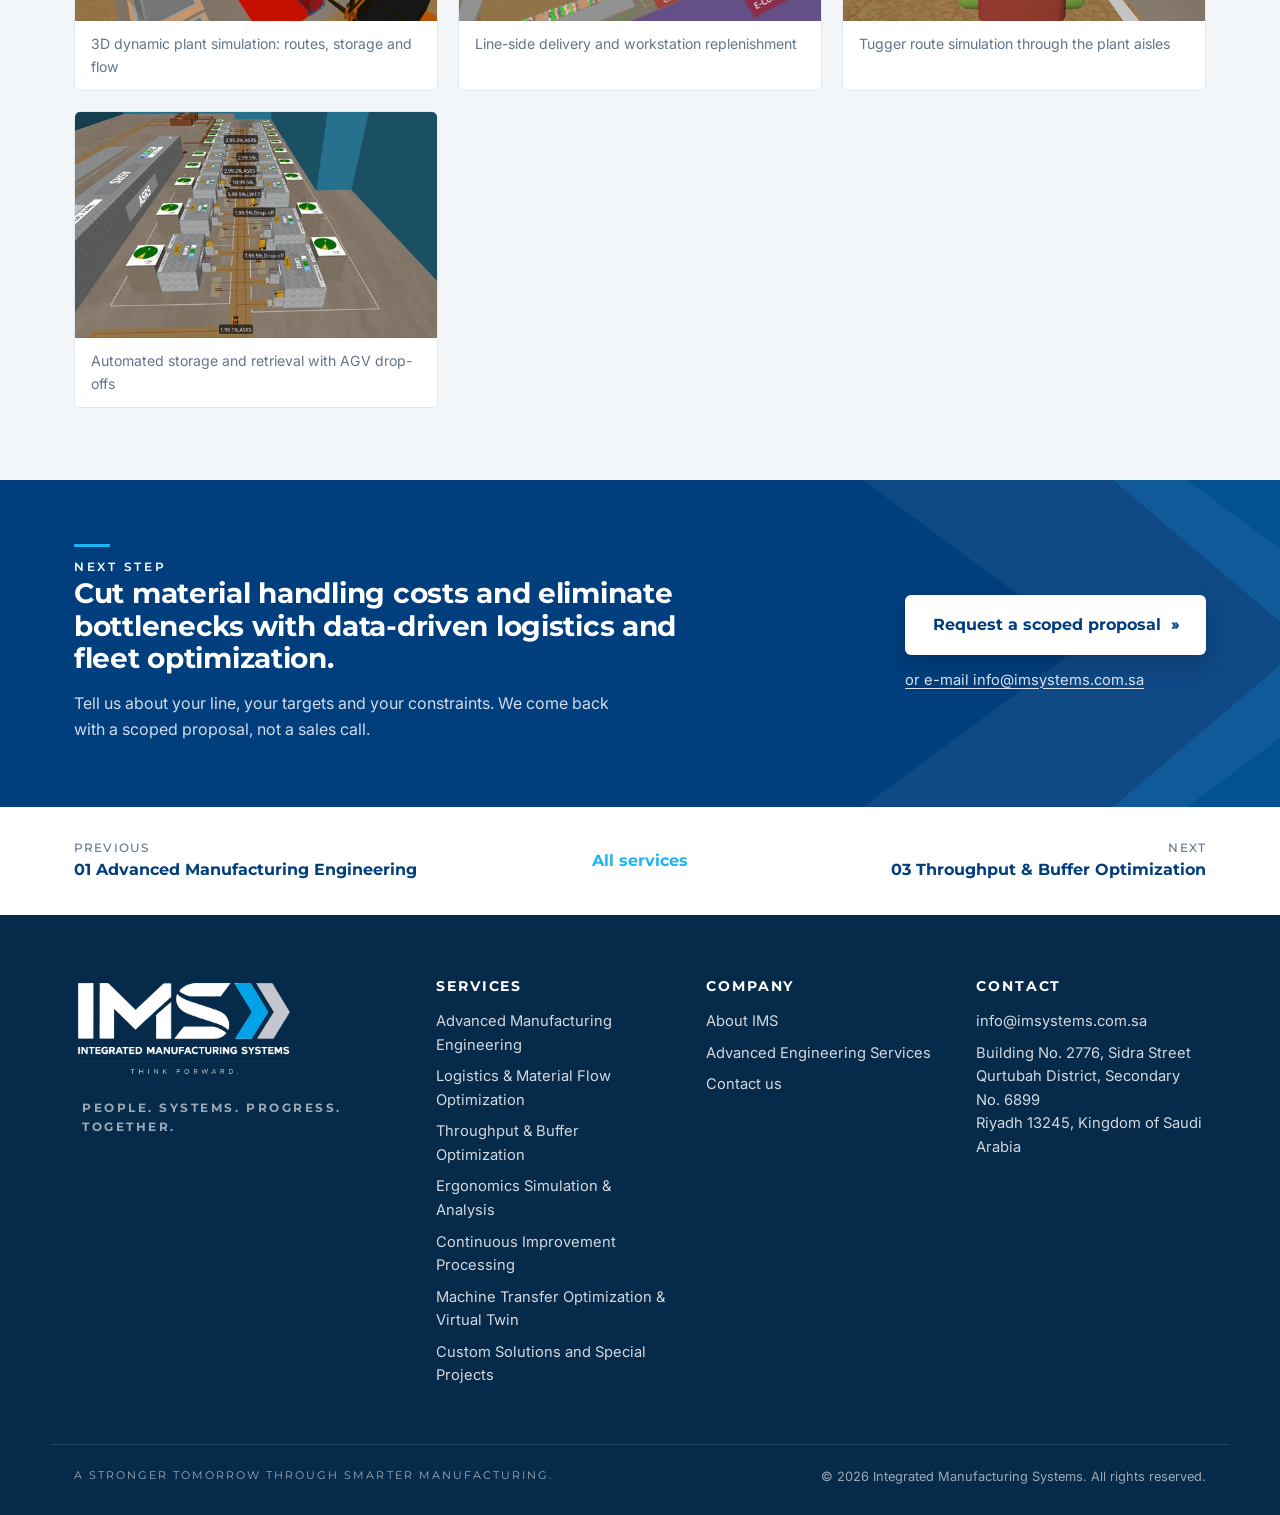
<file: services/logistics-material-flow-optimization.html>
<!DOCTYPE html>
<html lang="en">
<head>
<meta charset="utf-8">
<meta name="viewport" content="width=device-width, initial-scale=1">
<title>Logistics &amp; Material Flow Optimization — Integrated Manufacturing Systems</title>
<meta name="description" content="Plan For Every Part (PFEP), Value Stream Mapping (VSM), shared resource scheduling, min/max lot sizes, logistic conveyance strategies, route planning, long cycle standardized work, traffic simulations.">
<link rel="canonical" href="https://imsystems.com.sa/services/logistics-material-flow-optimization.html">
<meta property="og:type" content="website">
<meta property="og:site_name" content="Integrated Manufacturing Systems">
<meta property="og:title" content="Logistics &amp; Material Flow Optimization — Integrated Manufacturing Systems">
<meta property="og:description" content="Plan For Every Part (PFEP), Value Stream Mapping (VSM), shared resource scheduling, min/max lot sizes, logistic conveyance strategies, route planning, long cycle standardized work, traffic simulations.">
<meta property="og:url" content="https://imsystems.com.sa/services/logistics-material-flow-optimization.html">
<meta property="og:image" content="https://imsystems.com.sa/assets/img/hero-agv.png">
<meta name="theme-color" content="#003E7E">
<link rel="icon" type="image/png" sizes="32x32" href="../assets/brand/favicon-32.png">
<link rel="icon" type="image/png" sizes="64x64" href="../assets/brand/favicon-64.png">
<link rel="apple-touch-icon" href="../assets/brand/apple-touch-icon.png">
<link rel="preconnect" href="https://fonts.googleapis.com">
<link rel="preconnect" href="https://fonts.gstatic.com" crossorigin>
<link href="https://fonts.googleapis.com/css2?family=Montserrat:wght@500;600;700;800&family=Inter:wght@400;500;600&display=swap" rel="stylesheet">
<link rel="stylesheet" href="../assets/css/site.css">
</head>
<body>
<a class="skip" href="#main">Skip to content</a>
<header class="site-header">
  <div class="wrap">
    <a class="brand" href="../index.html" aria-label="Integrated Manufacturing Systems home">
      <img src="../assets/brand/ims-lockup.png" alt="Integrated Manufacturing Systems" width="1255" height="456">
    </a>
    <button class="nav-toggle" aria-expanded="false" aria-controls="nav" aria-label="Menu"><span></span><span></span><span></span></button>
    <nav id="nav" class="nav">
      <ul>
        <li><a href="../index.html">Home</a></li>
        <li class="has-sub"><a href="../services/index.html" class="active" aria-haspopup="true">Services</a>
          <ul class="sub"><li><a href="../services/advanced-manufacturing-engineering.html"><span class="n">01</span>Advanced Manufacturing Engineering</a></li><li><a href="../services/logistics-material-flow-optimization.html"><span class="n">02</span>Logistics &amp; Material Flow Optimization</a></li><li><a href="../services/throughput-buffer-optimization.html"><span class="n">03</span>Throughput &amp; Buffer Optimization</a></li><li><a href="../services/ergonomics-simulation-human-factors.html"><span class="n">04</span>Ergonomics Simulation &amp; Analysis</a></li><li><a href="../services/continuous-improvement-processing.html"><span class="n">05</span>Continuous Improvement Processing</a></li><li><a href="../services/machine-transfer-optimization-virtual-twin.html"><span class="n">06</span>Machine Transfer Optimization &amp; Virtual Twin</a></li><li><a href="../services/custom-solutions-special-projects.html"><span class="n">07</span>Custom Solutions and Special Projects</a></li><li class="all"><a href="../services/index.html">All services <span class="arr" aria-hidden="true">&rsaquo;&rsaquo;</span></a></li></ul>
        </li>
        <li><a href="../index.html#about">About</a></li>
        <li class="cta"><a class="btn btn-primary" href="../contact.html">Contact us <span class="arr" aria-hidden="true">&rsaquo;&rsaquo;</span></a></li>
      </ul>
    </nav>
  </div>
</header>
<main id="main">

<section class="hero svc-hero">
  <div class="chev-bg" aria-hidden="true"><i class="b1"></i><i class="b2"></i><i class="b3"></i></div>
  <div class="wrap grid-2">
    <div class="hero-text">
      <nav class="crumbs" aria-label="Breadcrumb"><a href="../index.html">Home</a><span>/</span><a href="index.html">Services</a><span>/</span><span>Logistics &amp; Material Flow Optimization</span></nav>
      <div class="num-title"><span class="big-num">2</span><h1>Logistics &amp; Material Flow Optimization</h1></div>
      <p class="lead">Optimizing Routing, Fleet Performance, and Material Throughput</p>
    </div>
    <div class="hero-media"><img src="../assets/img/hero-agv.png" alt="Automated guided vehicle carrying a load" width="640" height="560" fetchpriority="high"></div>
  </div>
</section>

<section class="question">
  <div class="wrap"><span class="qmark" aria-hidden="true">?</span><h2>Are Your Logistics Strategies Causing Efficiency Losses?</h2></div>
</section>

<section class="pains">
  <div class="wrap grid-2 gap">
    <div>
      <p class="kicker">The challenge</p>
      <h2>Typical issues we see</h2>
      <ul class="chev-list"><li><strong>Inefficient transport routes</strong> leading to increased costs and delays</li><li><strong>Underutilized fleet</strong> resulting in idle transporters and wasted resources</li><li><strong>Congestion &amp; bottlenecks</strong> slowing down material movement and production</li><li><strong>Excessive WIP inventory</strong> consuming space and increasing operational costs</li><li><strong>Lack of proactive scenario</strong> planning causing unplanned disruptions</li></ul>
    </div>
    <aside class="panel scope">
      <h3>What we cover</h3>
      <ul class="tick-list"><li>Plan For Every Part (PFEP), bin/tote size selection, Home for Every Part (HFEP)</li><li>Value stream mapping</li><li>Optimal shared resource scheduling (Press, DCMs, Laser cutting cells)</li><li>Min/Max lot sizes, WIP, safety stock levels, material location maps &amp; plant layout</li><li>Logistic conveyance strategy (material flow strategies, AGV/tugger/forklift studies)</li><li>Long cycle resource standard work &amp; utilization</li><li>Minimum resource requirements (forklifts/tuggers, trucks, trailers, racks/bins, and Team Members)</li><li>Route planning</li><li>Plant traffic &amp; material flow simulations</li></ul>
    </aside>
  </div>
</section>

<section class="inputs">
  <div class="wrap">
    <div class="sec-head with-chev"><img class="chev" src="../assets/brand/ims-mark.png" alt="" width="331" height="335" loading="lazy"><h2><strong>Key Inputs</strong> Required for Smart Simulation &amp; Optimization</h2></div>
    <div class="input-grid"><div class="input-card">
  <div class="input-head"><span class="num">1</span><h3>Factory Layout &amp; PFEP</h3></div>
  <div class="input-body"><p>Defining storage, flow, and handling strategies</p><img class="ico ico-w" src="../assets/icons/47a0b7becc-w.png" alt="" loading="lazy" width="64" height="64"></div>
</div><div class="input-card">
  <div class="input-head"><span class="num">2</span><h3>Production &amp; Forecasts</h3></div>
  <div class="input-body"><p>Understanding volume fluctuations, scheduling Demand Forecasts</p><img class="ico ico-w" src="../assets/icons/00997bc025-w.png" alt="" loading="lazy" width="64" height="64"></div>
</div><div class="input-card">
  <div class="input-head"><span class="num">3</span><h3>Transport &amp; Resource Data</h3></div>
  <div class="input-body"><p>Evaluating fleet types, sizes, and utilization rates</p><img class="ico ico-w" src="../assets/icons/1667538c1f-w.png" alt="" loading="lazy" width="64" height="64"></div>
</div><div class="input-card">
  <div class="input-head"><span class="num">4</span><h3>Inventory Management</h3></div>
  <div class="input-body"><p>Assessing WIP, buffer stock, and replenishment schedules</p><img class="ico ico-w" src="../assets/icons/aae17ad589-w.png" alt="" loading="lazy" width="64" height="64"></div>
</div></div>
  </div>
</section>

<section class="deliverables">
  <div class="wrap">
    <div class="sec-head with-chev"><img class="chev" src="../assets/brand/ims-mark.png" alt="" width="331" height="335" loading="lazy"><h2><strong>Deliverables:</strong> Enhancing Logistics Performance Through Simulation &amp; Analysis</h2></div>
    <div class="grid-2 gap deliv-grid"><div class="deliv"><img class="ico ico-n" src="../assets/icons/4e124e598d-n.png" alt="" loading="lazy" width="64" height="64"><div><h3>3D Dynamic Simulation Model &amp; Video Report</h3><p>Real-time, interactive model visualizing inefficiencies and improvements pre implementation, enabling <strong>risk-free scenario testing</strong>.</p></div></div><div class="deliv"><img class="ico ico-n" src="../assets/icons/dc634fd0d8-n.png" alt="" loading="lazy" width="64" height="64"><div><h3>Resource Allocation Plan</h3><p>Efficient distribution of forklifts, tuggers, AGVs, bins, racks, and team members, maximizing <strong>output</strong> while maintaining <strong>cost-effectiveness</strong>.</p></div></div><div class="deliv"><img class="ico ico-n" src="../assets/icons/b2d281e11c-n.png" alt="" loading="lazy" width="64" height="64"><div><h3>Optimized Transport Route Plan</h3><p>Structured routes that minimize travel time, enhance material delivery efficiency, and reduce <strong>material handling costs</strong>.</p></div></div><div class="deliv"><img class="ico ico-n" src="../assets/icons/82bf15579a-n.png" alt="" loading="lazy" width="64" height="64"><div><h3>Charger Placement &amp; Smart Charging Strategy</h3><p>Optimized charging locations and energy-efficient practices that maximize transporter uptime and minimize <strong>operational downtime</strong>.</p></div></div><div class="deliv"><img class="ico ico-n" src="../assets/icons/31b74d6e16-n.png" alt="" loading="lazy" width="64" height="64"><div><h3>Fleet Utilization &amp; Right-Sizing Analysis</h3><p>Data-driven fleet recommendations that prevent underutilization, minimize unnecessary costs, and improve <strong>resource effectiveness</strong>.</p></div></div><div class="deliv"><img class="ico ico-n" src="../assets/icons/03ae9f5e51-n.png" alt="" loading="lazy" width="64" height="64"><div><h3>Scenario-Based (What-if) Throughput Analysis</h3><p>Performance evaluation under varying production conditions, enabling future-ready logistics strategies and <strong>scalability planning</strong>.</p></div></div><div class="deliv"><img class="ico ico-n" src="../assets/icons/600a94865f-n.png" alt="" loading="lazy" width="64" height="64"><div><h3>Bottleneck &amp; Congestion Analysis</h3><p>Identification and resolution of workflow restrictions to eliminate <strong>congestion</strong> and ensure uninterrupted material flow operations.</p></div></div><div class="deliv"><img class="ico ico-n" src="../assets/icons/eb9266febc-n.png" alt="" loading="lazy" width="64" height="64"><div><h3>WIP &amp; Inventory Buffer Strategy Report</h3><p>Optimized stock levels and replenishment strategies that balance supply and demand and ensure <strong>material availability.</strong></p></div></div></div>
  </div>
</section>

<section class="gallery">
  <div class="wrap">
    <div class="sec-head"><p class="kicker">In practice</p><h2>Simulation and analysis outputs</h2></div>
    <div class="gal"><figure class=""><img src="../assets/img/lmf-sim-1.jpg" alt="3D dynamic plant simulation: routes, storage and flow" loading="lazy"><figcaption>3D dynamic plant simulation: routes, storage and flow</figcaption></figure><figure class=""><img src="../assets/img/lmf-sim-2.jpg" alt="Line-side delivery and workstation replenishment" loading="lazy"><figcaption>Line-side delivery and workstation replenishment</figcaption></figure><figure class=""><img src="../assets/img/lmf-sim-3.jpg" alt="Tugger route simulation through the plant aisles" loading="lazy"><figcaption>Tugger route simulation through the plant aisles</figcaption></figure><figure class=""><img src="../assets/img/lmf-sim-4.jpg" alt="Automated storage and retrieval with AGV drop-offs" loading="lazy"><figcaption>Automated storage and retrieval with AGV drop-offs</figcaption></figure></div>
  </div>
</section>

<section class="cta-close">
  <div class="chev-bg" aria-hidden="true"><i class="b1"></i><i class="b2"></i></div>
  <div class="wrap cta-inner">
    <div class="cta-copy">
      <p class="kicker light">Next step</p>
      <h2>Cut material handling costs and eliminate bottlenecks with data-driven logistics and fleet optimization.</h2>
      <p>Tell us about your line, your targets and your constraints. We come back with a scoped proposal, not a sales call.</p>
    </div>
    <div class="cta-actions">
      <a class="btn btn-light" href="../contact.html?service=logistics-material-flow-optimization">Request a scoped proposal <span class="arr" aria-hidden="true">&rsaquo;&rsaquo;</span></a>
      <a class="cta-alt" href="mailto:info@imsystems.com.sa?subject=IMS enquiry: Logistics &amp; Material Flow Optimization">or e-mail info@imsystems.com.sa</a>
    </div>
  </div>
</section>
<nav class="pager wrap" aria-label="Other services">
  <a class="prev" href="advanced-manufacturing-engineering.html"><small>Previous</small><span>01 Advanced Manufacturing Engineering</span></a>
  <a class="all" href="index.html">All services</a>
  <a class="next" href="throughput-buffer-optimization.html"><small>Next</small><span>03 Throughput &amp; Buffer Optimization</span></a>
</nav>
</main>
<footer class="site-footer">
  <div class="wrap grid-4">
    <div class="f-brand">
      <img src="../assets/brand/ims-logo-white.png" alt="Integrated Manufacturing Systems — Think Forward." width="220" height="100">
      <p class="tag">People. Systems. Progress. Together.</p>
    </div>
    <div>
      <h4>Services</h4>
      <ul class="f-links"><li><a href="../services/advanced-manufacturing-engineering.html">Advanced Manufacturing Engineering</a></li><li><a href="../services/logistics-material-flow-optimization.html">Logistics &amp; Material Flow Optimization</a></li><li><a href="../services/throughput-buffer-optimization.html">Throughput &amp; Buffer Optimization</a></li><li><a href="../services/ergonomics-simulation-human-factors.html">Ergonomics Simulation &amp; Analysis</a></li><li><a href="../services/continuous-improvement-processing.html">Continuous Improvement Processing</a></li><li><a href="../services/machine-transfer-optimization-virtual-twin.html">Machine Transfer Optimization &amp; Virtual Twin</a></li><li><a href="../services/custom-solutions-special-projects.html">Custom Solutions and Special Projects</a></li></ul>
    </div>
    <div>
      <h4>Company</h4>
      <ul class="f-links">
        <li><a href="../index.html#about">About IMS</a></li>
        <li><a href="../services/index.html">Advanced Engineering Services</a></li>
        <li><a href="../contact.html">Contact us</a></li>
      </ul>
    </div>
    <div>
      <h4>Contact</h4>
      <ul class="f-links">
        
        <li><a href="mailto:info@imsystems.com.sa">info@imsystems.com.sa</a></li>
        
        <li>Building No. 2776, Sidra Street<br>Qurtubah District, Secondary No. 6899<br>Riyadh 13245, Kingdom of Saudi Arabia</li>
      </ul>
    </div>
  </div>
  <div class="wrap f-bottom">
    <span>A stronger tomorrow through smarter manufacturing.</span>
    <span>&copy; 2026 Integrated Manufacturing Systems. All rights reserved.</span>
  </div>
</footer>
<script src="../assets/js/site.js"></script>
</body>
</html>
</file>
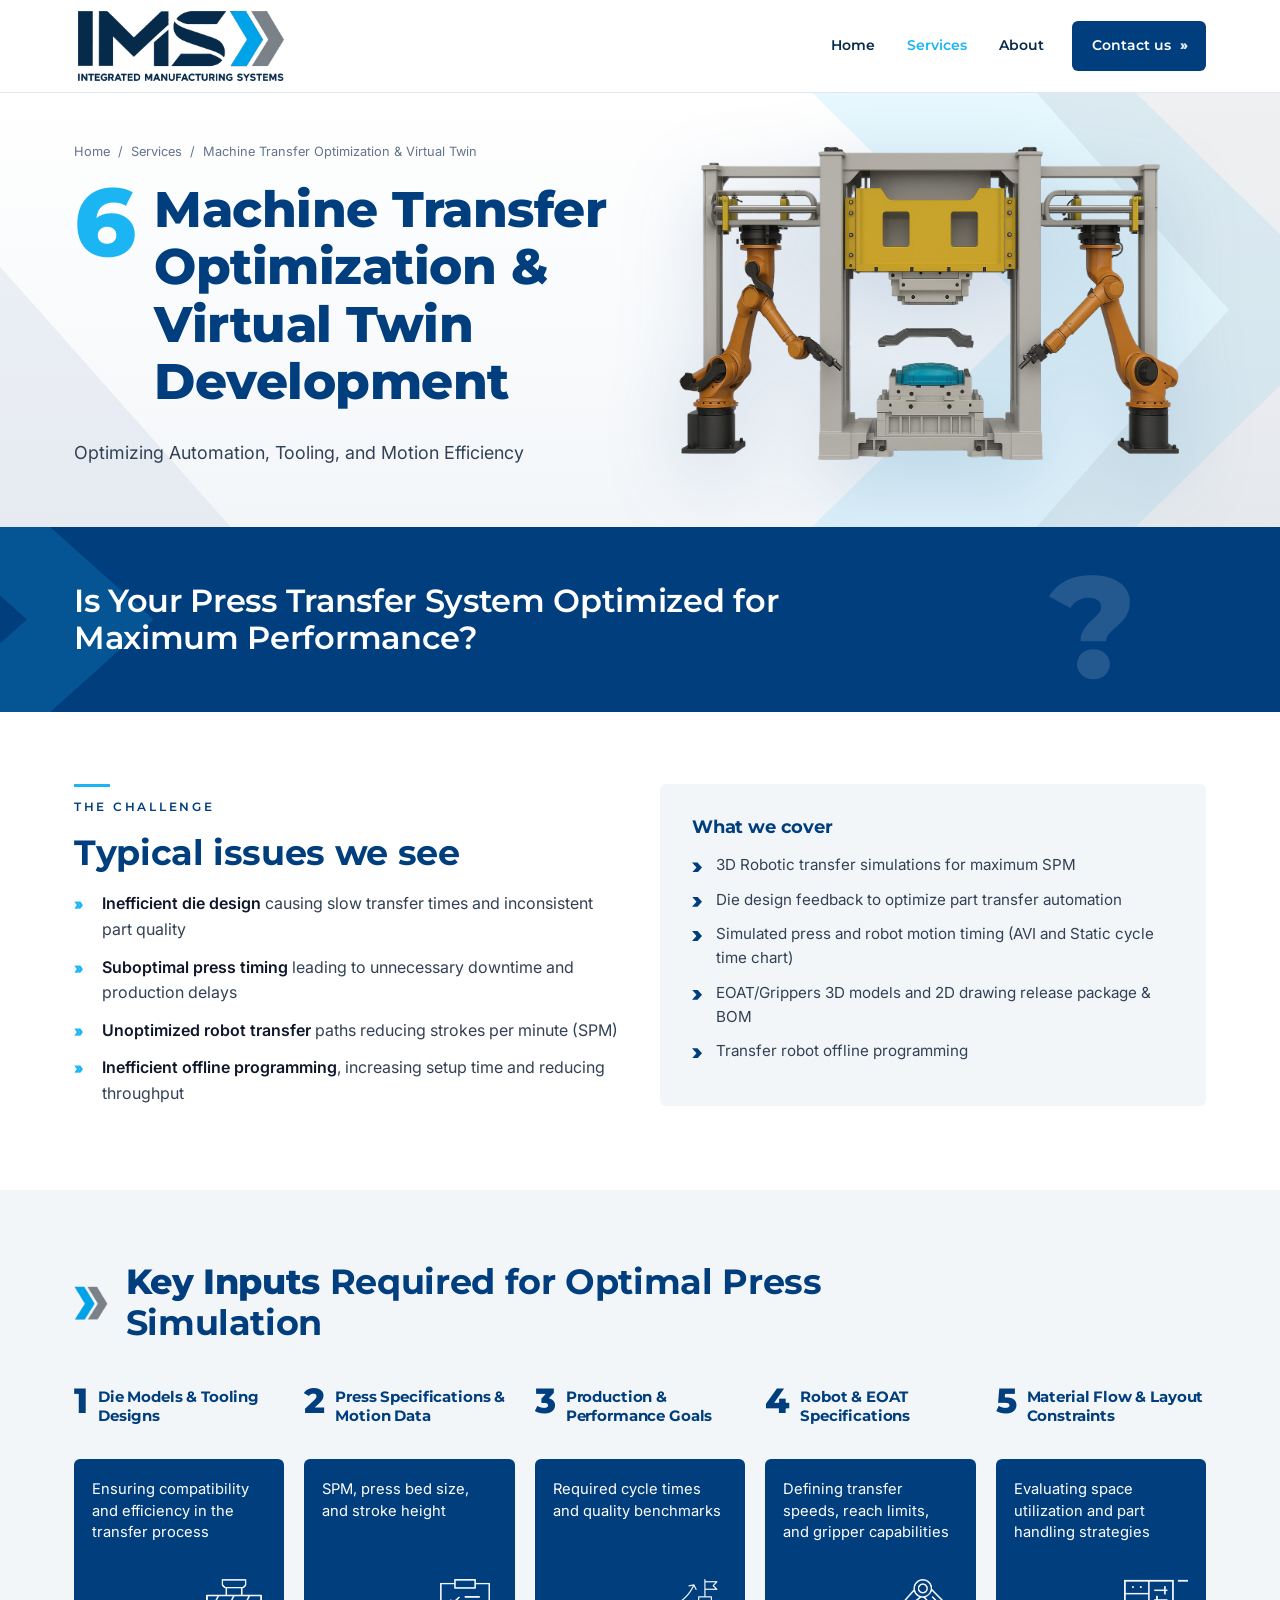
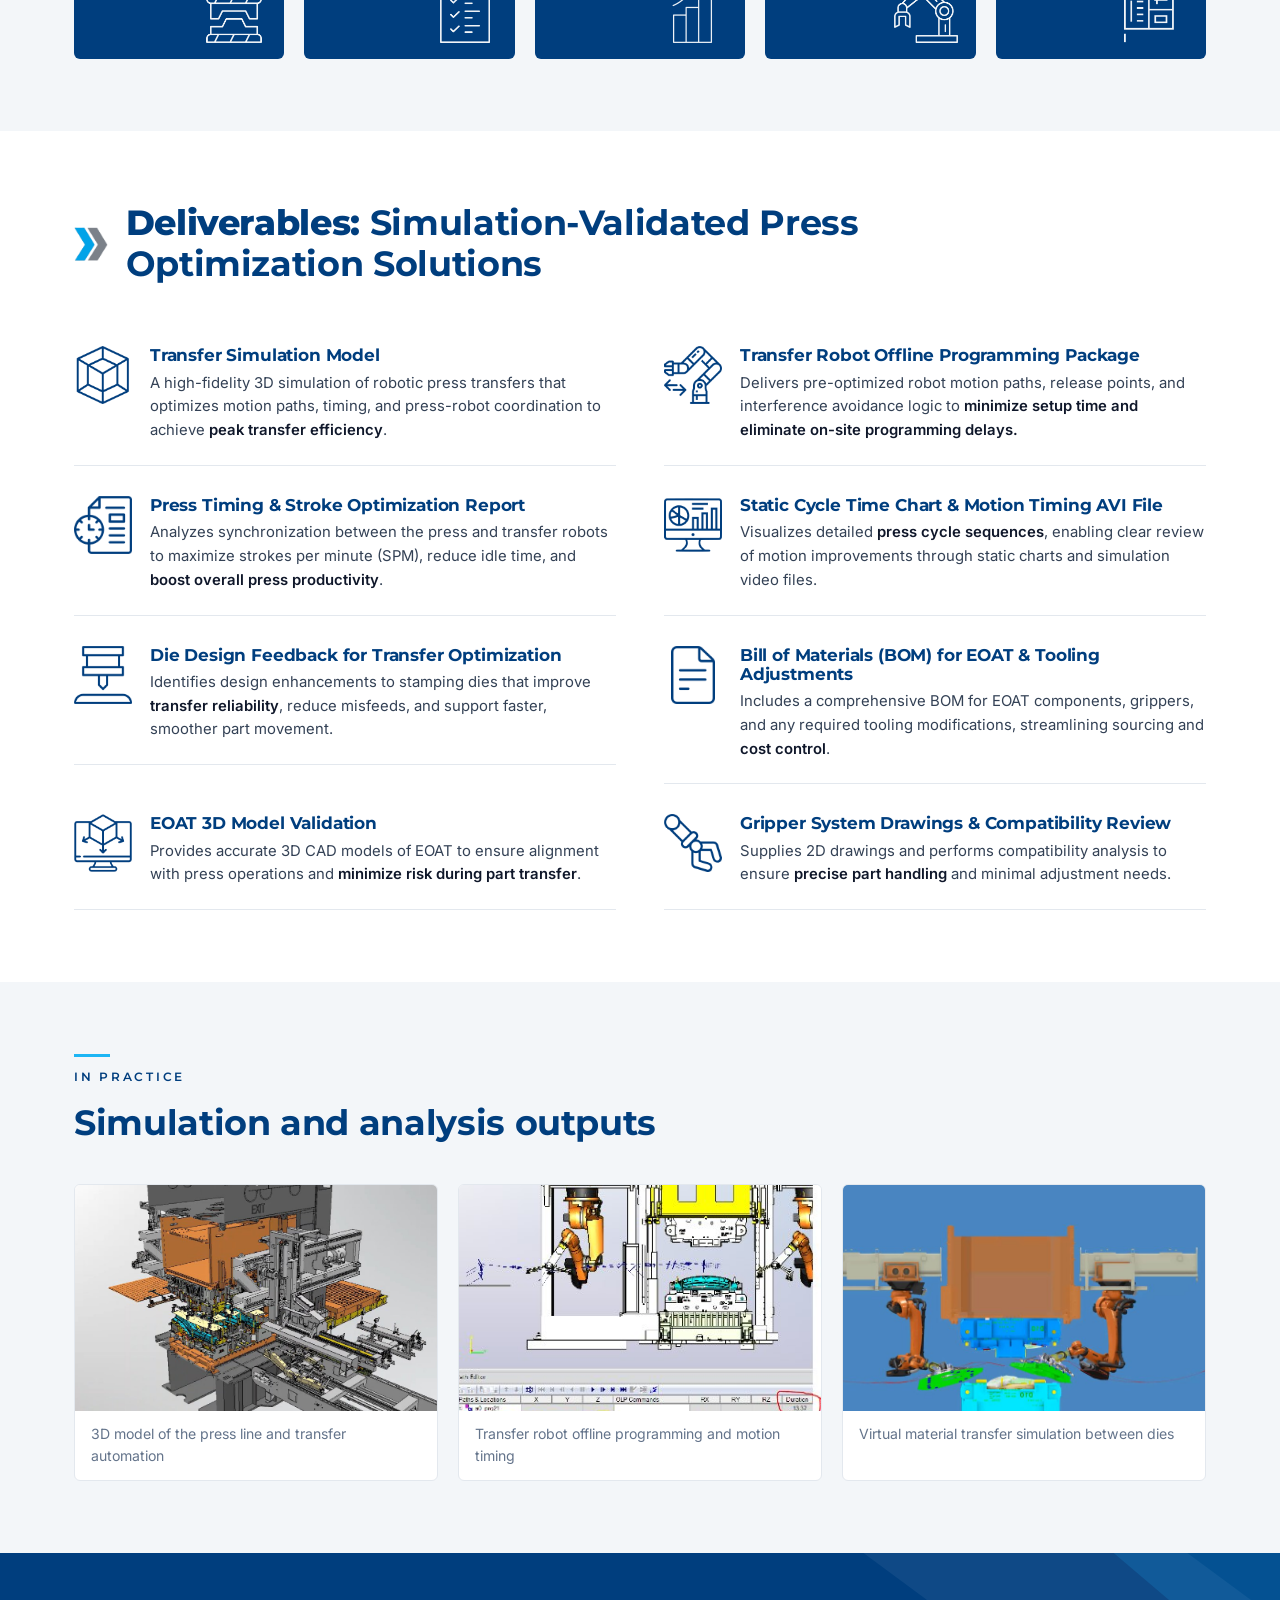
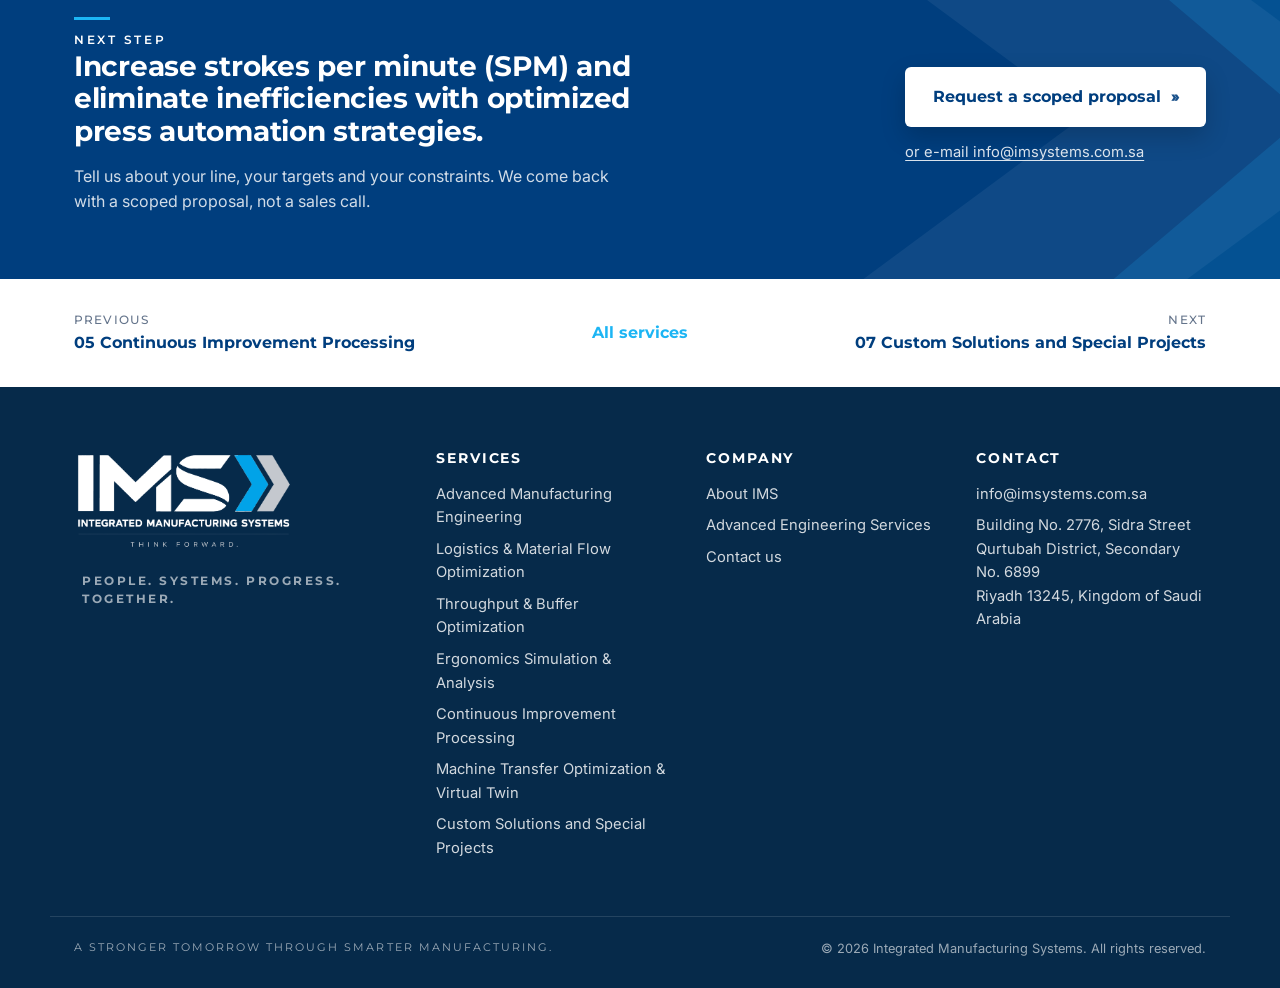
<file: services/machine-transfer-optimization-virtual-twin.html>
<!DOCTYPE html>
<html lang="en">
<head>
<meta charset="utf-8">
<meta name="viewport" content="width=device-width, initial-scale=1">
<title>Machine Transfer Optimization &amp; Virtual Twin Development — Integrated Manufacturing Systems</title>
<meta name="description" content="Stamping press digital twin to optimize material transfer, predict Stroke Per Minute (SPM), interference analysis to optimize transfer tooling &amp; dies, end-of-arm tooling concept, and bottle-neck analysis for system balancing.">
<link rel="canonical" href="https://imsystems.com.sa/services/machine-transfer-optimization-virtual-twin.html">
<meta property="og:type" content="website">
<meta property="og:site_name" content="Integrated Manufacturing Systems">
<meta property="og:title" content="Machine Transfer Optimization &amp; Virtual Twin Development — Integrated Manufacturing Systems">
<meta property="og:description" content="Stamping press digital twin to optimize material transfer, predict Stroke Per Minute (SPM), interference analysis to optimize transfer tooling &amp; dies, end-of-arm tooling concept, and bottle-neck analysis for system balancing.">
<meta property="og:url" content="https://imsystems.com.sa/services/machine-transfer-optimization-virtual-twin.html">
<meta property="og:image" content="https://imsystems.com.sa/assets/img/hero-press-robots.png">
<meta name="theme-color" content="#003E7E">
<link rel="icon" type="image/png" sizes="32x32" href="../assets/brand/favicon-32.png">
<link rel="icon" type="image/png" sizes="64x64" href="../assets/brand/favicon-64.png">
<link rel="apple-touch-icon" href="../assets/brand/apple-touch-icon.png">
<link rel="preconnect" href="https://fonts.googleapis.com">
<link rel="preconnect" href="https://fonts.gstatic.com" crossorigin>
<link href="https://fonts.googleapis.com/css2?family=Montserrat:wght@500;600;700;800&family=Inter:wght@400;500;600&display=swap" rel="stylesheet">
<link rel="stylesheet" href="../assets/css/site.css">
</head>
<body>
<a class="skip" href="#main">Skip to content</a>
<header class="site-header">
  <div class="wrap">
    <a class="brand" href="../index.html" aria-label="Integrated Manufacturing Systems home">
      <img src="../assets/brand/ims-lockup.png" alt="Integrated Manufacturing Systems" width="1255" height="456">
    </a>
    <button class="nav-toggle" aria-expanded="false" aria-controls="nav" aria-label="Menu"><span></span><span></span><span></span></button>
    <nav id="nav" class="nav">
      <ul>
        <li><a href="../index.html">Home</a></li>
        <li class="has-sub"><a href="../services/index.html" class="active" aria-haspopup="true">Services</a>
          <ul class="sub"><li><a href="../services/advanced-manufacturing-engineering.html"><span class="n">01</span>Advanced Manufacturing Engineering</a></li><li><a href="../services/logistics-material-flow-optimization.html"><span class="n">02</span>Logistics &amp; Material Flow Optimization</a></li><li><a href="../services/throughput-buffer-optimization.html"><span class="n">03</span>Throughput &amp; Buffer Optimization</a></li><li><a href="../services/ergonomics-simulation-human-factors.html"><span class="n">04</span>Ergonomics Simulation &amp; Analysis</a></li><li><a href="../services/continuous-improvement-processing.html"><span class="n">05</span>Continuous Improvement Processing</a></li><li><a href="../services/machine-transfer-optimization-virtual-twin.html"><span class="n">06</span>Machine Transfer Optimization &amp; Virtual Twin</a></li><li><a href="../services/custom-solutions-special-projects.html"><span class="n">07</span>Custom Solutions and Special Projects</a></li><li class="all"><a href="../services/index.html">All services <span class="arr" aria-hidden="true">&rsaquo;&rsaquo;</span></a></li></ul>
        </li>
        <li><a href="../index.html#about">About</a></li>
        <li class="cta"><a class="btn btn-primary" href="../contact.html">Contact us <span class="arr" aria-hidden="true">&rsaquo;&rsaquo;</span></a></li>
      </ul>
    </nav>
  </div>
</header>
<main id="main">

<section class="hero svc-hero">
  <div class="chev-bg" aria-hidden="true"><i class="b1"></i><i class="b2"></i><i class="b3"></i></div>
  <div class="wrap grid-2">
    <div class="hero-text">
      <nav class="crumbs" aria-label="Breadcrumb"><a href="../index.html">Home</a><span>/</span><a href="index.html">Services</a><span>/</span><span>Machine Transfer Optimization &amp; Virtual Twin</span></nav>
      <div class="num-title"><span class="big-num">6</span><h1>Machine Transfer Optimization &amp; Virtual Twin Development</h1></div>
      <p class="lead">Optimizing Automation, Tooling, and Motion Efficiency</p>
    </div>
    <div class="hero-media"><img src="../assets/img/hero-press-robots.png" alt="Stamping press with two transfer robots" width="640" height="560" fetchpriority="high"></div>
  </div>
</section>

<section class="question">
  <div class="wrap"><span class="qmark" aria-hidden="true">?</span><h2>Is Your Press Transfer System Optimized for Maximum Performance?</h2></div>
</section>

<section class="pains">
  <div class="wrap grid-2 gap">
    <div>
      <p class="kicker">The challenge</p>
      <h2>Typical issues we see</h2>
      <ul class="chev-list"><li><strong>Inefficient die design</strong> causing slow transfer times and inconsistent part quality</li><li><strong>Suboptimal press timing</strong> leading to unnecessary downtime and production delays</li><li><strong>Unoptimized robot transfer</strong> paths reducing strokes per minute (SPM)</li><li><strong>Inefficient offline programming</strong>, increasing setup time and reducing throughput</li></ul>
    </div>
    <aside class="panel scope">
      <h3>What we cover</h3>
      <ul class="tick-list"><li>3D Robotic transfer simulations for maximum SPM</li><li>Die design feedback to optimize part transfer automation</li><li>Simulated press and robot motion timing (AVI and Static cycle time chart)</li><li>EOAT/Grippers 3D models and 2D drawing release package &amp; BOM</li><li>Transfer robot offline programming</li></ul>
    </aside>
  </div>
</section>

<section class="inputs">
  <div class="wrap">
    <div class="sec-head with-chev"><img class="chev" src="../assets/brand/ims-mark.png" alt="" width="331" height="335" loading="lazy"><h2><strong>Key Inputs</strong> Required for Optimal Press Simulation</h2></div>
    <div class="input-grid"><div class="input-card">
  <div class="input-head"><span class="num">1</span><h3>Die Models &amp; Tooling Designs</h3></div>
  <div class="input-body"><p>Ensuring compatibility and efficiency in the transfer process</p><img class="ico ico-w" src="../assets/icons/b24091165a-w.png" alt="" loading="lazy" width="64" height="64"></div>
</div><div class="input-card">
  <div class="input-head"><span class="num">2</span><h3>Press Specifications &amp; Motion Data</h3></div>
  <div class="input-body"><p>SPM, press bed size, and stroke height</p><img class="ico ico-w" src="../assets/icons/8ca127e3ce-w.png" alt="" loading="lazy" width="64" height="64"></div>
</div><div class="input-card">
  <div class="input-head"><span class="num">3</span><h3>Production &amp; Performance Goals</h3></div>
  <div class="input-body"><p>Required cycle times and quality benchmarks</p><img class="ico ico-w" src="../assets/icons/f9db89f0a8-w.png" alt="" loading="lazy" width="64" height="64"></div>
</div><div class="input-card">
  <div class="input-head"><span class="num">4</span><h3>Robot &amp; EOAT Specifications</h3></div>
  <div class="input-body"><p>Defining transfer speeds, reach limits, and gripper capabilities</p><img class="ico ico-w" src="../assets/icons/6844d57aab-w.png" alt="" loading="lazy" width="64" height="64"></div>
</div><div class="input-card">
  <div class="input-head"><span class="num">5</span><h3>Material Flow &amp; Layout Constraints</h3></div>
  <div class="input-body"><p>Evaluating space utilization and part handling strategies</p><img class="ico ico-w" src="../assets/icons/9d6dbbbf8b-w.png" alt="" loading="lazy" width="64" height="64"></div>
</div></div>
  </div>
</section>

<section class="deliverables">
  <div class="wrap">
    <div class="sec-head with-chev"><img class="chev" src="../assets/brand/ims-mark.png" alt="" width="331" height="335" loading="lazy"><h2><strong>Deliverables:</strong> Simulation-Validated Press Optimization Solutions</h2></div>
    <div class="grid-2 gap deliv-grid"><div class="deliv"><img class="ico ico-n" src="../assets/icons/80f2cfe963-n.png" alt="" loading="lazy" width="64" height="64"><div><h3>Transfer Simulation Model</h3><p>A high-fidelity 3D simulation of robotic press transfers that optimizes motion paths, timing, and press-robot coordination to achieve <strong>peak transfer efficiency</strong>.</p></div></div><div class="deliv"><img class="ico ico-n" src="../assets/icons/5d5f17ee6b-n.png" alt="" loading="lazy" width="64" height="64"><div><h3>Transfer Robot Offline Programming Package</h3><p>Delivers pre-optimized robot motion paths, release points, and interference avoidance logic to <strong>minimize setup time and eliminate on-site programming delays.</strong></p></div></div><div class="deliv"><img class="ico ico-n" src="../assets/icons/5c1562a185-n.png" alt="" loading="lazy" width="64" height="64"><div><h3>Press Timing &amp; Stroke Optimization Report</h3><p>Analyzes synchronization between the press and transfer robots to maximize strokes per minute (SPM), reduce idle time, and <strong>boost overall press productivity</strong>.</p></div></div><div class="deliv"><img class="ico ico-n" src="../assets/icons/e38989cb05-n.png" alt="" loading="lazy" width="64" height="64"><div><h3>Static Cycle Time Chart &amp; Motion Timing AVI File</h3><p>Visualizes detailed <strong>press cycle sequences</strong>, enabling clear review of motion improvements through static charts and simulation video files.</p></div></div><div class="deliv"><img class="ico ico-n" src="../assets/icons/86a2eb53f9-n.png" alt="" loading="lazy" width="64" height="64"><div><h3>Die Design Feedback for Transfer Optimization</h3><p>Identifies design enhancements to stamping dies that improve <strong>transfer reliability</strong>, reduce misfeeds, and support faster, smoother part movement.</p></div></div><div class="deliv"><img class="ico ico-n" src="../assets/icons/5549a8d141-n.png" alt="" loading="lazy" width="64" height="64"><div><h3>Bill of Materials (BOM) for EOAT &amp; Tooling Adjustments</h3><p>Includes a comprehensive BOM for EOAT components, grippers, and any required tooling modifications, streamlining sourcing and <strong>cost control</strong>.</p></div></div><div class="deliv"><img class="ico ico-n" src="../assets/icons/609a362620-n.png" alt="" loading="lazy" width="64" height="64"><div><h3>EOAT 3D Model Validation</h3><p>Provides accurate 3D CAD models of EOAT to ensure alignment with press operations and <strong>minimize risk during part transfer</strong>.</p></div></div><div class="deliv"><img class="ico ico-n" src="../assets/icons/76d290265b-n.png" alt="" loading="lazy" width="64" height="64"><div><h3>Gripper System Drawings &amp; Compatibility Review</h3><p>Supplies 2D drawings and performs compatibility analysis to ensure <strong>precise part handling</strong> and minimal adjustment needs.</p></div></div></div>
  </div>
</section>

<section class="gallery">
  <div class="wrap">
    <div class="sec-head"><p class="kicker">In practice</p><h2>Simulation and analysis outputs</h2></div>
    <div class="gal"><figure class=""><img src="../assets/img/mto-press-3d.jpg" alt="3D model of the press line and transfer automation" loading="lazy"><figcaption>3D model of the press line and transfer automation</figcaption></figure><figure class=""><img src="../assets/img/mto-olp-screen.jpg" alt="Transfer robot offline programming and motion timing" loading="lazy"><figcaption>Transfer robot offline programming and motion timing</figcaption></figure><figure class=""><img src="../assets/img/mto-transfer-sim.jpg" alt="Virtual material transfer simulation between dies" loading="lazy"><figcaption>Virtual material transfer simulation between dies</figcaption></figure></div>
  </div>
</section>

<section class="cta-close">
  <div class="chev-bg" aria-hidden="true"><i class="b1"></i><i class="b2"></i></div>
  <div class="wrap cta-inner">
    <div class="cta-copy">
      <p class="kicker light">Next step</p>
      <h2>Increase strokes per minute (SPM) and eliminate inefficiencies with optimized press automation strategies.</h2>
      <p>Tell us about your line, your targets and your constraints. We come back with a scoped proposal, not a sales call.</p>
    </div>
    <div class="cta-actions">
      <a class="btn btn-light" href="../contact.html?service=machine-transfer-optimization-virtual-twin">Request a scoped proposal <span class="arr" aria-hidden="true">&rsaquo;&rsaquo;</span></a>
      <a class="cta-alt" href="mailto:info@imsystems.com.sa?subject=IMS enquiry: Machine Transfer Optimization &amp; Virtual Twin Development">or e-mail info@imsystems.com.sa</a>
    </div>
  </div>
</section>
<nav class="pager wrap" aria-label="Other services">
  <a class="prev" href="continuous-improvement-processing.html"><small>Previous</small><span>05 Continuous Improvement Processing</span></a>
  <a class="all" href="index.html">All services</a>
  <a class="next" href="custom-solutions-special-projects.html"><small>Next</small><span>07 Custom Solutions and Special Projects</span></a>
</nav>
</main>
<footer class="site-footer">
  <div class="wrap grid-4">
    <div class="f-brand">
      <img src="../assets/brand/ims-logo-white.png" alt="Integrated Manufacturing Systems — Think Forward." width="220" height="100">
      <p class="tag">People. Systems. Progress. Together.</p>
    </div>
    <div>
      <h4>Services</h4>
      <ul class="f-links"><li><a href="../services/advanced-manufacturing-engineering.html">Advanced Manufacturing Engineering</a></li><li><a href="../services/logistics-material-flow-optimization.html">Logistics &amp; Material Flow Optimization</a></li><li><a href="../services/throughput-buffer-optimization.html">Throughput &amp; Buffer Optimization</a></li><li><a href="../services/ergonomics-simulation-human-factors.html">Ergonomics Simulation &amp; Analysis</a></li><li><a href="../services/continuous-improvement-processing.html">Continuous Improvement Processing</a></li><li><a href="../services/machine-transfer-optimization-virtual-twin.html">Machine Transfer Optimization &amp; Virtual Twin</a></li><li><a href="../services/custom-solutions-special-projects.html">Custom Solutions and Special Projects</a></li></ul>
    </div>
    <div>
      <h4>Company</h4>
      <ul class="f-links">
        <li><a href="../index.html#about">About IMS</a></li>
        <li><a href="../services/index.html">Advanced Engineering Services</a></li>
        <li><a href="../contact.html">Contact us</a></li>
      </ul>
    </div>
    <div>
      <h4>Contact</h4>
      <ul class="f-links">
        
        <li><a href="mailto:info@imsystems.com.sa">info@imsystems.com.sa</a></li>
        
        <li>Building No. 2776, Sidra Street<br>Qurtubah District, Secondary No. 6899<br>Riyadh 13245, Kingdom of Saudi Arabia</li>
      </ul>
    </div>
  </div>
  <div class="wrap f-bottom">
    <span>A stronger tomorrow through smarter manufacturing.</span>
    <span>&copy; 2026 Integrated Manufacturing Systems. All rights reserved.</span>
  </div>
</footer>
<script src="../assets/js/site.js"></script>
</body>
</html>
</file>
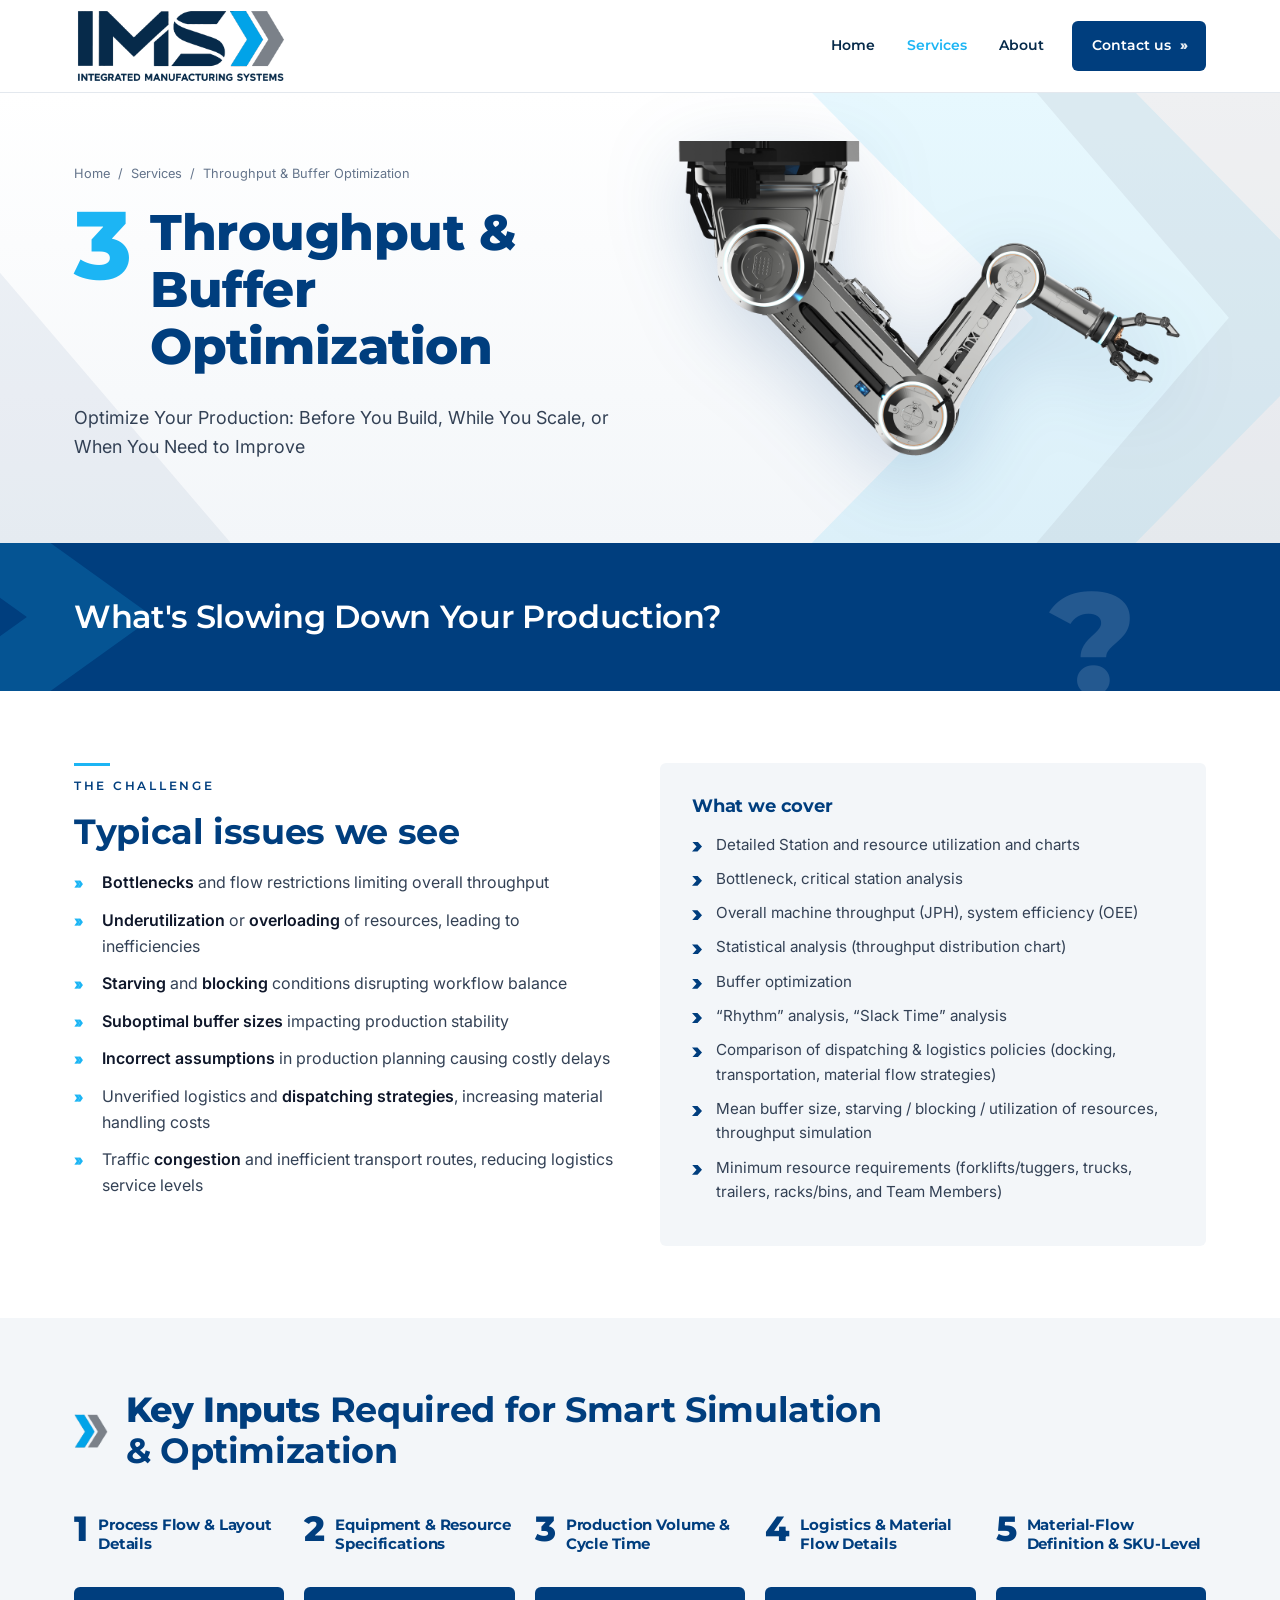
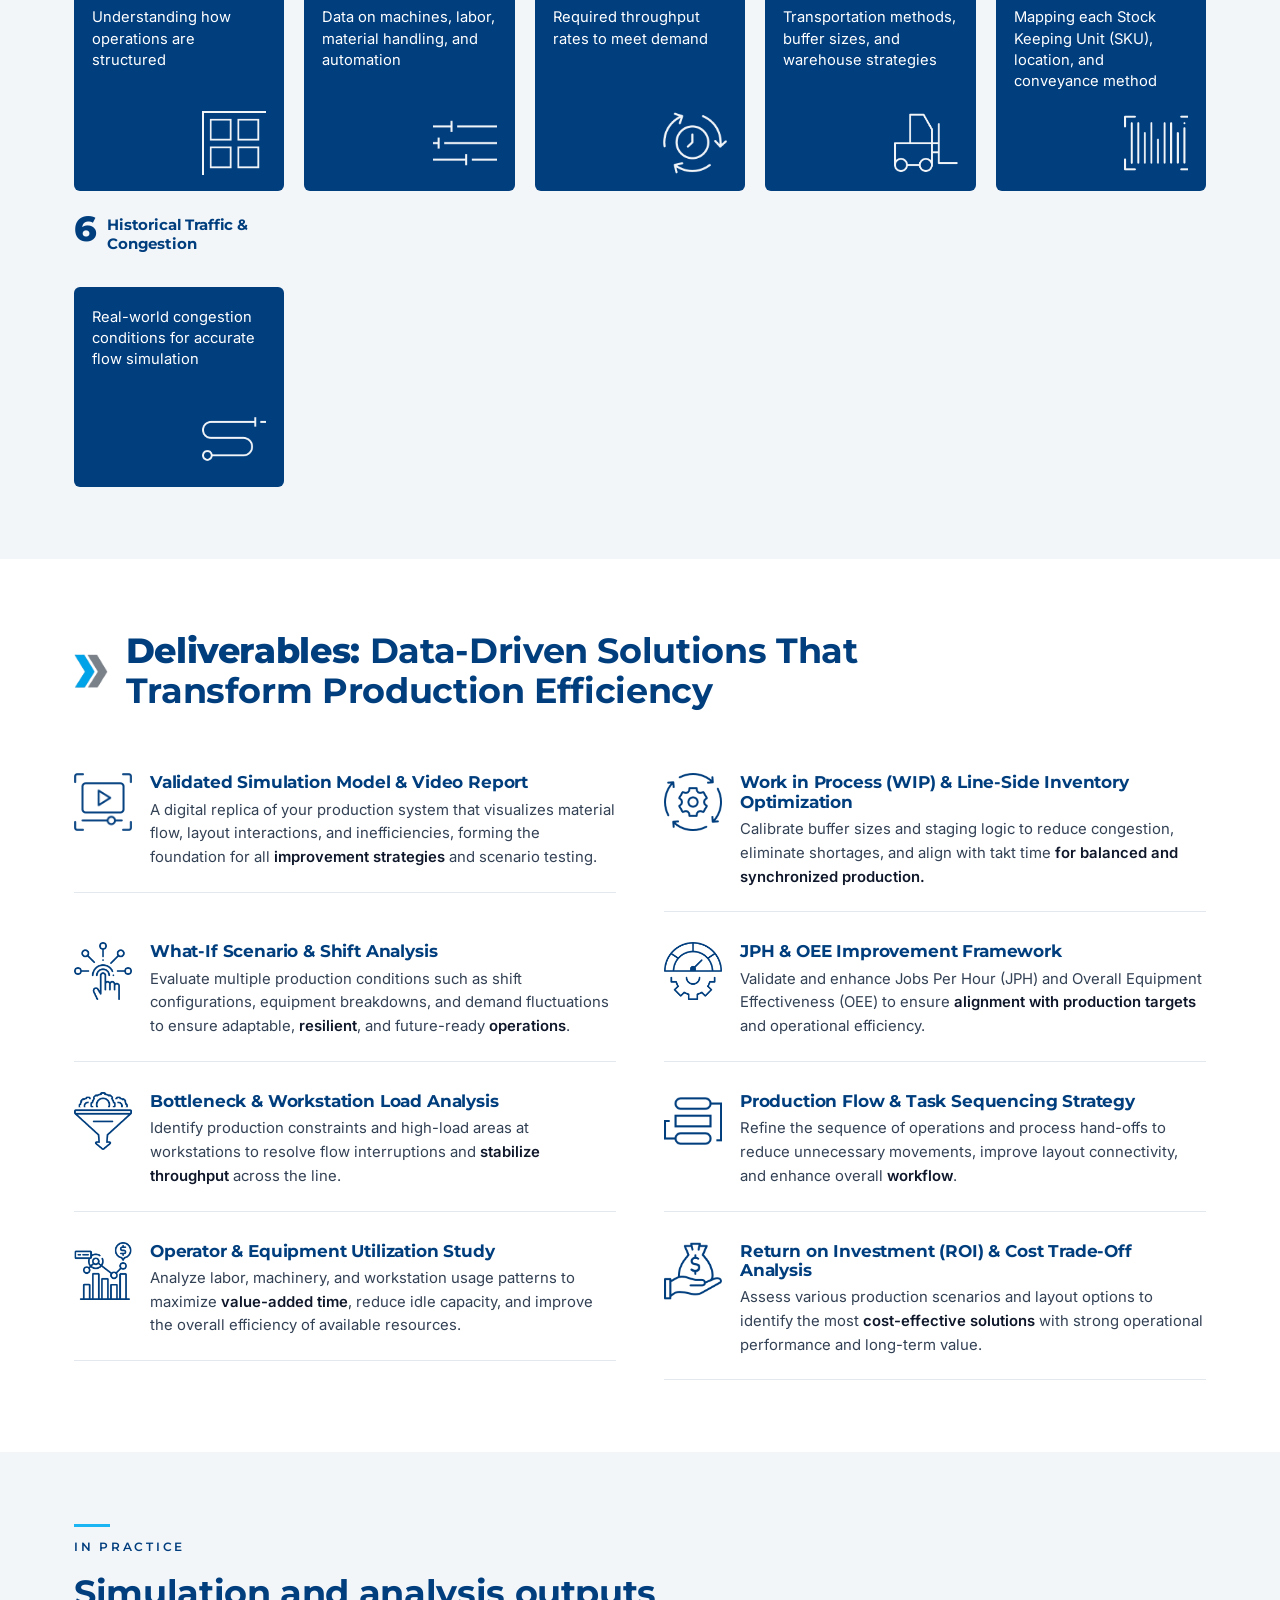
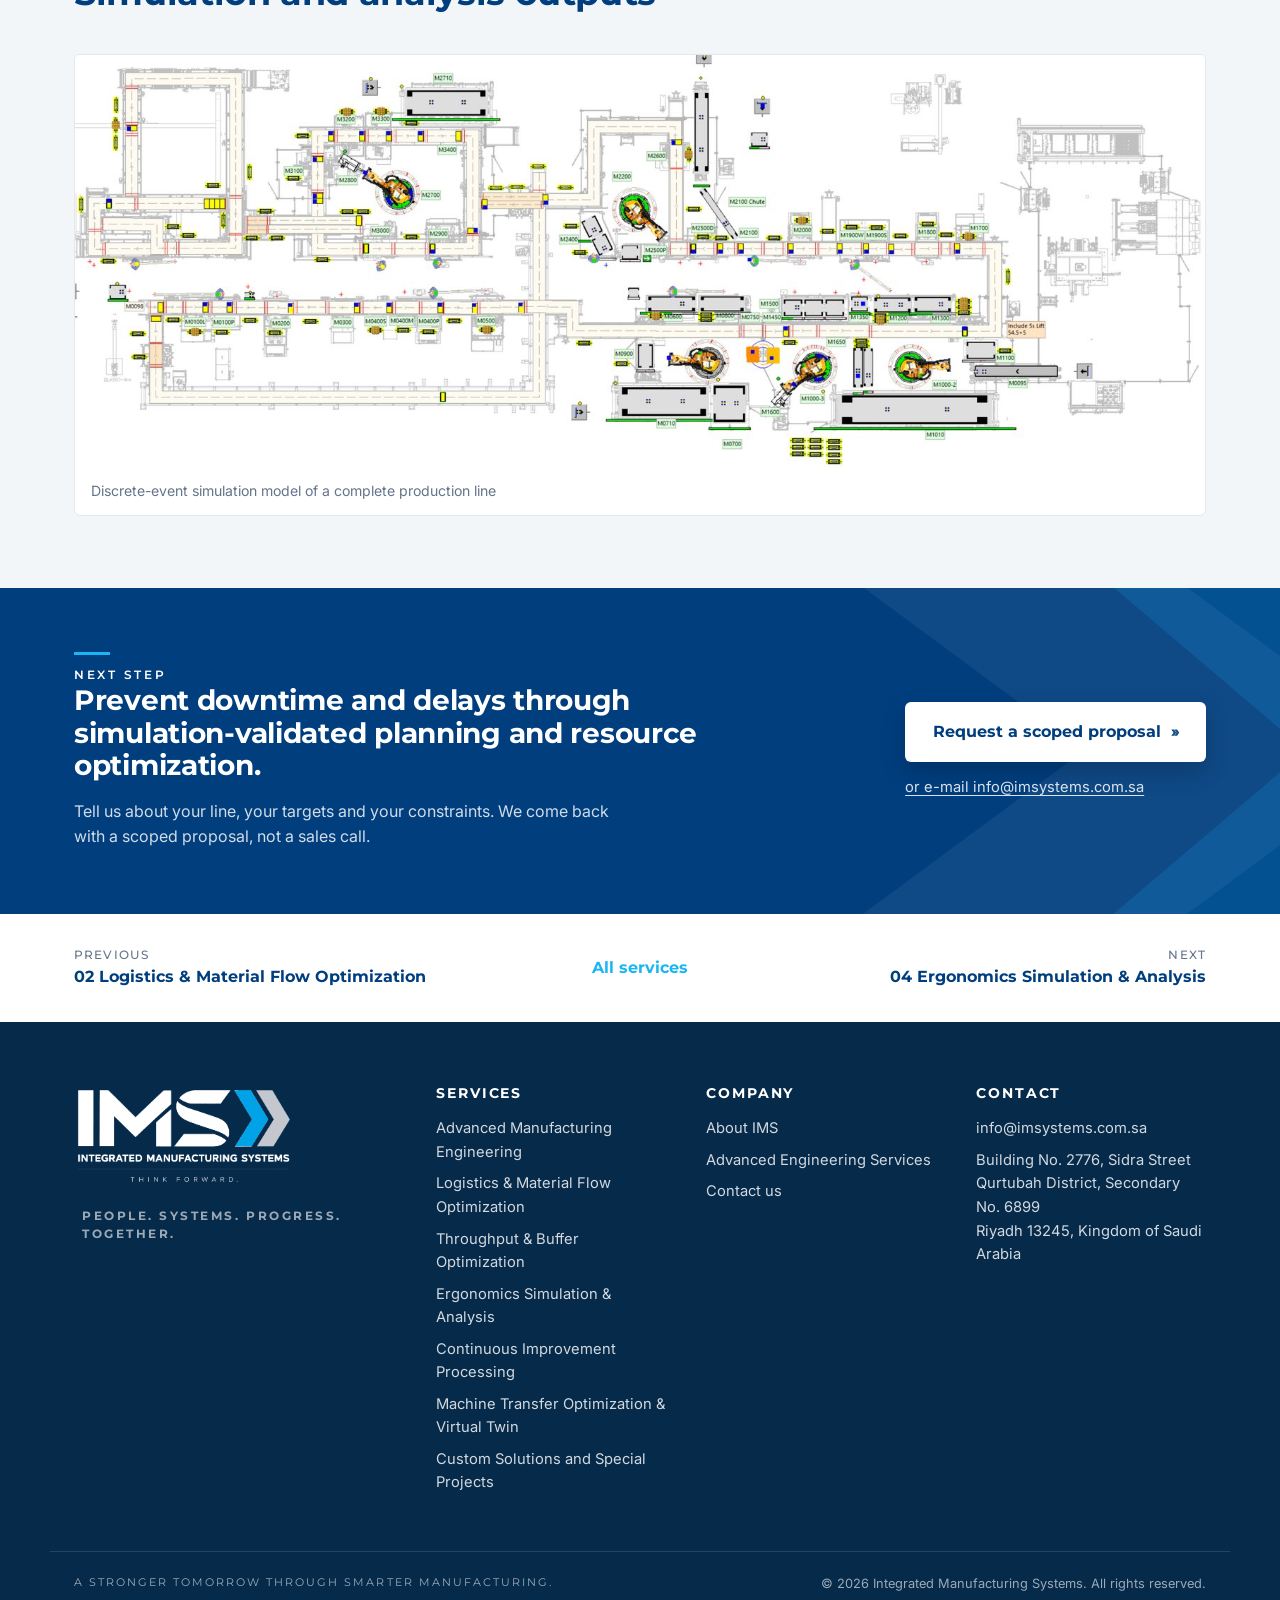
<file: services/throughput-buffer-optimization.html>
<!DOCTYPE html>
<html lang="en">
<head>
<meta charset="utf-8">
<meta name="viewport" content="width=device-width, initial-scale=1">
<title>Throughput &amp; Buffer Optimization — Integrated Manufacturing Systems</title>
<meta name="description" content="Predict manufacturing capacity, constraints and buffer optimization, bottleneck and critical station analysis, Jobs Per Hour (JPH) &amp; Overall Equipment Effectiveness (OEE) calculations.">
<link rel="canonical" href="https://imsystems.com.sa/services/throughput-buffer-optimization.html">
<meta property="og:type" content="website">
<meta property="og:site_name" content="Integrated Manufacturing Systems">
<meta property="og:title" content="Throughput &amp; Buffer Optimization — Integrated Manufacturing Systems">
<meta property="og:description" content="Predict manufacturing capacity, constraints and buffer optimization, bottleneck and critical station analysis, Jobs Per Hour (JPH) &amp; Overall Equipment Effectiveness (OEE) calculations.">
<meta property="og:url" content="https://imsystems.com.sa/services/throughput-buffer-optimization.html">
<meta property="og:image" content="https://imsystems.com.sa/assets/img/hero-robot-arms-pair.png">
<meta name="theme-color" content="#003E7E">
<link rel="icon" type="image/png" sizes="32x32" href="../assets/brand/favicon-32.png">
<link rel="icon" type="image/png" sizes="64x64" href="../assets/brand/favicon-64.png">
<link rel="apple-touch-icon" href="../assets/brand/apple-touch-icon.png">
<link rel="preconnect" href="https://fonts.googleapis.com">
<link rel="preconnect" href="https://fonts.gstatic.com" crossorigin>
<link href="https://fonts.googleapis.com/css2?family=Montserrat:wght@500;600;700;800&family=Inter:wght@400;500;600&display=swap" rel="stylesheet">
<link rel="stylesheet" href="../assets/css/site.css">
</head>
<body>
<a class="skip" href="#main">Skip to content</a>
<header class="site-header">
  <div class="wrap">
    <a class="brand" href="../index.html" aria-label="Integrated Manufacturing Systems home">
      <img src="../assets/brand/ims-lockup.png" alt="Integrated Manufacturing Systems" width="1255" height="456">
    </a>
    <button class="nav-toggle" aria-expanded="false" aria-controls="nav" aria-label="Menu"><span></span><span></span><span></span></button>
    <nav id="nav" class="nav">
      <ul>
        <li><a href="../index.html">Home</a></li>
        <li class="has-sub"><a href="../services/index.html" class="active" aria-haspopup="true">Services</a>
          <ul class="sub"><li><a href="../services/advanced-manufacturing-engineering.html"><span class="n">01</span>Advanced Manufacturing Engineering</a></li><li><a href="../services/logistics-material-flow-optimization.html"><span class="n">02</span>Logistics &amp; Material Flow Optimization</a></li><li><a href="../services/throughput-buffer-optimization.html"><span class="n">03</span>Throughput &amp; Buffer Optimization</a></li><li><a href="../services/ergonomics-simulation-human-factors.html"><span class="n">04</span>Ergonomics Simulation &amp; Analysis</a></li><li><a href="../services/continuous-improvement-processing.html"><span class="n">05</span>Continuous Improvement Processing</a></li><li><a href="../services/machine-transfer-optimization-virtual-twin.html"><span class="n">06</span>Machine Transfer Optimization &amp; Virtual Twin</a></li><li><a href="../services/custom-solutions-special-projects.html"><span class="n">07</span>Custom Solutions and Special Projects</a></li><li class="all"><a href="../services/index.html">All services <span class="arr" aria-hidden="true">&rsaquo;&rsaquo;</span></a></li></ul>
        </li>
        <li><a href="../index.html#about">About</a></li>
        <li class="cta"><a class="btn btn-primary" href="../contact.html">Contact us <span class="arr" aria-hidden="true">&rsaquo;&rsaquo;</span></a></li>
      </ul>
    </nav>
  </div>
</header>
<main id="main">

<section class="hero svc-hero">
  <div class="chev-bg" aria-hidden="true"><i class="b1"></i><i class="b2"></i><i class="b3"></i></div>
  <div class="wrap grid-2">
    <div class="hero-text">
      <nav class="crumbs" aria-label="Breadcrumb"><a href="../index.html">Home</a><span>/</span><a href="index.html">Services</a><span>/</span><span>Throughput &amp; Buffer Optimization</span></nav>
      <div class="num-title"><span class="big-num">3</span><h1>Throughput &amp; Buffer Optimization</h1></div>
      <p class="lead">Optimize Your Production: Before You Build, While You Scale, or When You Need to Improve</p>
    </div>
    <div class="hero-media"><img src="../assets/img/hero-robot-arms-pair.png" alt="Pair of industrial robot arms" width="640" height="560" fetchpriority="high"></div>
  </div>
</section>

<section class="question">
  <div class="wrap"><span class="qmark" aria-hidden="true">?</span><h2>What&#x27;s Slowing Down Your Production?</h2></div>
</section>

<section class="pains">
  <div class="wrap grid-2 gap">
    <div>
      <p class="kicker">The challenge</p>
      <h2>Typical issues we see</h2>
      <ul class="chev-list"><li><strong>Bottlenecks</strong> and flow restrictions limiting overall throughput</li><li><strong>Underutilization</strong> or <strong>overloading</strong> of resources, leading to inefficiencies</li><li><strong>Starving</strong> and <strong>blocking</strong> conditions disrupting workflow balance</li><li><strong>Suboptimal buffer sizes</strong> impacting production stability</li><li><strong>Incorrect assumptions</strong> in production planning causing costly delays</li><li>Unverified logistics and <strong>dispatching strategies</strong>, increasing material handling costs</li><li>Traffic <strong>congestion</strong> and inefficient transport routes, reducing logistics service levels</li></ul>
    </div>
    <aside class="panel scope">
      <h3>What we cover</h3>
      <ul class="tick-list"><li>Detailed Station and resource utilization and charts</li><li>Bottleneck, critical station analysis</li><li>Overall machine throughput (JPH), system efficiency (OEE)</li><li>Statistical analysis (throughput distribution chart)</li><li>Buffer optimization</li><li>“Rhythm” analysis, “Slack Time” analysis</li><li>Comparison of dispatching &amp; logistics policies (docking, transportation, material flow strategies)</li><li>Mean buffer size, starving / blocking / utilization of resources, throughput simulation</li><li>Minimum resource requirements (forklifts/tuggers, trucks, trailers, racks/bins, and Team Members)</li></ul>
    </aside>
  </div>
</section>

<section class="inputs">
  <div class="wrap">
    <div class="sec-head with-chev"><img class="chev" src="../assets/brand/ims-mark.png" alt="" width="331" height="335" loading="lazy"><h2><strong>Key Inputs</strong> Required for Smart Simulation &amp; Optimization</h2></div>
    <div class="input-grid"><div class="input-card">
  <div class="input-head"><span class="num">1</span><h3>Process Flow &amp; Layout Details</h3></div>
  <div class="input-body"><p>Understanding how operations are structured</p><img class="ico ico-w" src="../assets/icons/be047fa95c-w.png" alt="" loading="lazy" width="64" height="64"></div>
</div><div class="input-card">
  <div class="input-head"><span class="num">2</span><h3>Equipment &amp; Resource Specifications</h3></div>
  <div class="input-body"><p>Data on machines, labor, material handling, and automation</p><img class="ico ico-w" src="../assets/icons/8e01e36983-w.png" alt="" loading="lazy" width="64" height="64"></div>
</div><div class="input-card">
  <div class="input-head"><span class="num">3</span><h3>Production Volume &amp; Cycle Time</h3></div>
  <div class="input-body"><p>Required throughput rates to meet demand</p><img class="ico ico-w" src="../assets/icons/ad07cd07dd-w.png" alt="" loading="lazy" width="64" height="64"></div>
</div><div class="input-card">
  <div class="input-head"><span class="num">4</span><h3>Logistics &amp; Material Flow Details</h3></div>
  <div class="input-body"><p>Transportation methods, buffer sizes, and warehouse strategies</p><img class="ico ico-w" src="../assets/icons/1667538c1f-w.png" alt="" loading="lazy" width="64" height="64"></div>
</div><div class="input-card">
  <div class="input-head"><span class="num">5</span><h3>Material-Flow Definition &amp; SKU-Level</h3></div>
  <div class="input-body"><p>Mapping each Stock Keeping Unit (SKU), location, and conveyance method</p><img class="ico ico-w" src="../assets/icons/c1e6b8b1ef-w.png" alt="" loading="lazy" width="64" height="64"></div>
</div><div class="input-card">
  <div class="input-head"><span class="num">6</span><h3>Historical Traffic &amp; Congestion</h3></div>
  <div class="input-body"><p>Real-world congestion conditions for accurate flow simulation</p><img class="ico ico-w" src="../assets/icons/51346d2171-w.png" alt="" loading="lazy" width="64" height="64"></div>
</div></div>
  </div>
</section>

<section class="deliverables">
  <div class="wrap">
    <div class="sec-head with-chev"><img class="chev" src="../assets/brand/ims-mark.png" alt="" width="331" height="335" loading="lazy"><h2><strong>Deliverables:</strong> Data-Driven Solutions That Transform Production Efficiency</h2></div>
    <div class="grid-2 gap deliv-grid"><div class="deliv"><img class="ico ico-n" src="../assets/icons/e5001feaad-n.png" alt="" loading="lazy" width="64" height="64"><div><h3>Validated Simulation Model &amp; Video Report</h3><p>A digital replica of your production system that visualizes material flow, layout interactions, and inefficiencies, forming the foundation for all <strong>improvement strategies</strong> and scenario testing.</p></div></div><div class="deliv"><img class="ico ico-n" src="../assets/icons/ccd4ab29f4-n.png" alt="" loading="lazy" width="64" height="64"><div><h3>Work in Process (WIP) &amp; Line-Side Inventory Optimization</h3><p>Calibrate buffer sizes and staging logic to reduce congestion, eliminate shortages, and align with takt time <strong>for balanced and synchronized production.</strong></p></div></div><div class="deliv"><img class="ico ico-n" src="../assets/icons/bcd953792a-n.png" alt="" loading="lazy" width="64" height="64"><div><h3>What-If Scenario &amp; Shift Analysis</h3><p>Evaluate multiple production conditions such as shift configurations, equipment breakdowns, and demand fluctuations to ensure adaptable, <strong>resilient</strong>, and future-ready <strong>operations</strong>.</p></div></div><div class="deliv"><img class="ico ico-n" src="../assets/icons/7455bfca77-n.png" alt="" loading="lazy" width="64" height="64"><div><h3>JPH &amp; OEE Improvement Framework</h3><p>Validate and enhance Jobs Per Hour (JPH) and Overall Equipment Effectiveness (OEE) to ensure <strong>alignment with production targets</strong> and operational efficiency.</p></div></div><div class="deliv"><img class="ico ico-n" src="../assets/icons/6343b5310c-n.png" alt="" loading="lazy" width="64" height="64"><div><h3>Bottleneck &amp; Workstation Load Analysis</h3><p>Identify production constraints and high-load areas at workstations to resolve flow interruptions and <strong>stabilize throughput</strong> across the line.</p></div></div><div class="deliv"><img class="ico ico-n" src="../assets/icons/82410d8406-n.png" alt="" loading="lazy" width="64" height="64"><div><h3>Production Flow &amp; Task Sequencing Strategy</h3><p>Refine the sequence of operations and process hand-offs to reduce unnecessary movements, improve layout connectivity, and enhance overall <strong>workflow</strong>.</p></div></div><div class="deliv"><img class="ico ico-n" src="../assets/icons/c09c09f8b4-n.png" alt="" loading="lazy" width="64" height="64"><div><h3>Operator &amp; Equipment Utilization Study</h3><p>Analyze labor, machinery, and workstation usage patterns to maximize <strong>value-added time</strong>, reduce idle capacity, and improve the overall efficiency of available resources.</p></div></div><div class="deliv"><img class="ico ico-n" src="../assets/icons/2571192db2-n.png" alt="" loading="lazy" width="64" height="64"><div><h3>Return on Investment (ROI) &amp; Cost Trade-Off Analysis</h3><p>Assess various production scenarios and layout options to identify the most <strong>cost-effective solutions</strong> with strong operational performance and long-term value.</p></div></div></div>
  </div>
</section>

<section class="gallery">
  <div class="wrap">
    <div class="sec-head"><p class="kicker">In practice</p><h2>Simulation and analysis outputs</h2></div>
    <div class="gal"><figure class="wide"><img src="../assets/img/tbo-layout-sim.jpg" alt="Discrete-event simulation model of a complete production line" loading="lazy"><figcaption>Discrete-event simulation model of a complete production line</figcaption></figure></div>
  </div>
</section>

<section class="cta-close">
  <div class="chev-bg" aria-hidden="true"><i class="b1"></i><i class="b2"></i></div>
  <div class="wrap cta-inner">
    <div class="cta-copy">
      <p class="kicker light">Next step</p>
      <h2>Prevent downtime and delays through simulation-validated planning and resource optimization.</h2>
      <p>Tell us about your line, your targets and your constraints. We come back with a scoped proposal, not a sales call.</p>
    </div>
    <div class="cta-actions">
      <a class="btn btn-light" href="../contact.html?service=throughput-buffer-optimization">Request a scoped proposal <span class="arr" aria-hidden="true">&rsaquo;&rsaquo;</span></a>
      <a class="cta-alt" href="mailto:info@imsystems.com.sa?subject=IMS enquiry: Throughput &amp; Buffer Optimization">or e-mail info@imsystems.com.sa</a>
    </div>
  </div>
</section>
<nav class="pager wrap" aria-label="Other services">
  <a class="prev" href="logistics-material-flow-optimization.html"><small>Previous</small><span>02 Logistics &amp; Material Flow Optimization</span></a>
  <a class="all" href="index.html">All services</a>
  <a class="next" href="ergonomics-simulation-human-factors.html"><small>Next</small><span>04 Ergonomics Simulation &amp; Analysis</span></a>
</nav>
</main>
<footer class="site-footer">
  <div class="wrap grid-4">
    <div class="f-brand">
      <img src="../assets/brand/ims-logo-white.png" alt="Integrated Manufacturing Systems — Think Forward." width="220" height="100">
      <p class="tag">People. Systems. Progress. Together.</p>
    </div>
    <div>
      <h4>Services</h4>
      <ul class="f-links"><li><a href="../services/advanced-manufacturing-engineering.html">Advanced Manufacturing Engineering</a></li><li><a href="../services/logistics-material-flow-optimization.html">Logistics &amp; Material Flow Optimization</a></li><li><a href="../services/throughput-buffer-optimization.html">Throughput &amp; Buffer Optimization</a></li><li><a href="../services/ergonomics-simulation-human-factors.html">Ergonomics Simulation &amp; Analysis</a></li><li><a href="../services/continuous-improvement-processing.html">Continuous Improvement Processing</a></li><li><a href="../services/machine-transfer-optimization-virtual-twin.html">Machine Transfer Optimization &amp; Virtual Twin</a></li><li><a href="../services/custom-solutions-special-projects.html">Custom Solutions and Special Projects</a></li></ul>
    </div>
    <div>
      <h4>Company</h4>
      <ul class="f-links">
        <li><a href="../index.html#about">About IMS</a></li>
        <li><a href="../services/index.html">Advanced Engineering Services</a></li>
        <li><a href="../contact.html">Contact us</a></li>
      </ul>
    </div>
    <div>
      <h4>Contact</h4>
      <ul class="f-links">
        
        <li><a href="mailto:info@imsystems.com.sa">info@imsystems.com.sa</a></li>
        
        <li>Building No. 2776, Sidra Street<br>Qurtubah District, Secondary No. 6899<br>Riyadh 13245, Kingdom of Saudi Arabia</li>
      </ul>
    </div>
  </div>
  <div class="wrap f-bottom">
    <span>A stronger tomorrow through smarter manufacturing.</span>
    <span>&copy; 2026 Integrated Manufacturing Systems. All rights reserved.</span>
  </div>
</footer>
<script src="../assets/js/site.js"></script>
</body>
</html>
</file>
<file: assets/css/site.css>
/* IMS — Integrated Manufacturing Systems
   Colour identity: Deep Engineering Blue #003E7E (primary), Forward Blue #1CB5F4 (accent, sparingly),
   Precision Silver #A7ADB4 (secondary accent), Graphite #334155 (type), White (dominant), Cool Light Gray #F3F6F9. */

:root {
  --navy: #003E7E;
  --navy-deep: #062a4a;
  --blue: #1CB5F4;
  --silver: #A7ADB4;
  --graphite: #334155;
  --ink: #0f172a;
  --white: #ffffff;
  --gray: #F3F6F9;
  --line: #e3e8ee;
  --muted: #64748b;
  --font-head: "Montserrat", "Segoe UI", Arial, sans-serif;
  --font-body: "Inter", "Segoe UI", Arial, sans-serif;
  --wrap: 1180px;
  --radius: 6px;
  --shadow: 0 10px 30px rgba(0, 62, 126, 0.08);
}

* { box-sizing: border-box; }
html { scroll-behavior: smooth; -webkit-text-size-adjust: 100%; }
body {
  margin: 0;
  font-family: var(--font-body);
  font-size: 16px;
  line-height: 1.6;
  color: var(--graphite);
  background: var(--white);
}
img { max-width: 100%; height: auto; display: block; }
a { color: var(--navy); text-decoration: none; }
a:hover { color: var(--blue); }
h1, h2, h3, h4 { font-family: var(--font-head); color: var(--navy); line-height: 1.15; margin: 0 0 .5em; letter-spacing: -0.01em; }
h1 { font-size: clamp(2rem, 4.2vw, 3.1rem); font-weight: 800; }
h2 { font-size: clamp(1.6rem, 2.8vw, 2.2rem); font-weight: 700; }
h3 { font-size: 1.15rem; font-weight: 700; }
h4 { font-size: .85rem; font-weight: 700; letter-spacing: .14em; text-transform: uppercase; }
p { margin: 0 0 1em; }
strong { font-weight: 600; color: var(--ink); }
.lead { font-size: 1.12rem; color: var(--graphite); }
.lead.big { font-size: 1.4rem; line-height: 1.5; color: var(--navy-deep); }
.wrap { max-width: var(--wrap); margin: 0 auto; padding: 0 24px; position: relative; }
.grid-2 { display: grid; grid-template-columns: 1fr 1fr; gap: 48px; align-items: start; }
.grid-3 { display: grid; grid-template-columns: repeat(3, 1fr); gap: 28px; }
.grid-4 { display: grid; grid-template-columns: 1.4fr 1fr 1fr 1fr; gap: 40px; }
.gap { gap: 40px; }
.v-center { align-items: center; }
.mt { margin-top: 2rem; }
section { padding: 72px 0; }
.skip { position: absolute; left: -999px; top: 0; background: var(--navy); color: #fff; padding: 8px 12px; }
.skip:focus { left: 8px; z-index: 100; }

/* kicker with a short Forward-Blue rule, like the brochure */
.kicker {
  font-family: var(--font-head);
  font-size: .78rem;
  font-weight: 600;
  letter-spacing: .22em;
  text-transform: uppercase;
  color: var(--navy);
  margin: 0 0 1rem;
}
.kicker::before { content: ""; display: block; width: 36px; height: 3px; background: var(--blue); margin-bottom: 10px; }
.kicker.light { color: #fff; }
.arr { font-family: var(--font-head); font-weight: 800; letter-spacing: -0.15em; margin-left: .35em; color: var(--blue); }
.btn .arr { color: inherit; opacity: .9; }

/* buttons */
.btn {
  display: inline-flex; align-items: center; gap: 4px;
  font-family: var(--font-head); font-weight: 700; font-size: .92rem;
  padding: 13px 22px; border-radius: var(--radius); border: 2px solid transparent;
  transition: background .18s, color .18s, border-color .18s, transform .18s;
}
.btn-primary { background: var(--navy); color: #fff; }
.btn-primary:hover { background: var(--navy-deep); color: #fff; transform: translateY(-1px); }
.btn-ghost { border-color: var(--navy); color: var(--navy); background: transparent; }
.btn-ghost:hover { border-color: var(--blue); color: var(--blue); }
.btn-light { background: #fff; color: var(--navy); }
.btn-light:hover { background: var(--blue); color: #fff; }

/* header */
.site-header { position: sticky; top: 0; z-index: 50; background: rgba(255,255,255,.96); backdrop-filter: blur(8px); border-bottom: 1px solid var(--line); }
.site-header .wrap { display: flex; align-items: center; justify-content: space-between; height: 92px; }
.brand { display: block; line-height: 0; }
.brand img { width: 214px; height: auto; }
.nav ul { list-style: none; margin: 0; padding: 0; display: flex; align-items: center; gap: 4px; }
.nav > ul > li > a { display: block; padding: 10px 14px; font-family: var(--font-head); font-weight: 600; font-size: .9rem; color: var(--navy-deep); border-radius: var(--radius); }
.nav > ul > li > a:hover, .nav > ul > li > a.active { color: var(--blue); }
.nav .cta { margin-left: 10px; }
.nav .cta a { padding: 11px 18px; color: #fff; }
.nav .cta a:hover { color: #fff; }
.has-sub { position: relative; }
.nav .sub {
  position: absolute; top: 100%; left: 0; min-width: 320px; background: #fff; border: 1px solid var(--line);
  border-top: 3px solid var(--blue); box-shadow: var(--shadow); padding: 8px 0; display: none; flex-direction: column; align-items: stretch; gap: 0;
}
.sub li { width: 100%; }
.nav .has-sub:hover .sub, .nav .has-sub:focus-within .sub, .nav .has-sub.open .sub { display: flex; }
.sub li a { display: flex; gap: 12px; align-items: baseline; padding: 9px 18px; font-size: .9rem; color: var(--graphite); }
.sub li a:hover { background: var(--gray); color: var(--navy); }
.sub .n { font-family: var(--font-head); font-weight: 700; color: var(--silver); font-size: .75rem; }
.sub .all a { color: var(--navy); font-weight: 600; border-top: 1px solid var(--line); margin-top: 6px; padding-top: 12px; }
.nav-toggle { display: none; background: none; border: 0; width: 44px; height: 44px; cursor: pointer; padding: 10px; }
.nav-toggle span { display: block; height: 2px; background: var(--navy); margin: 5px 0; transition: transform .2s, opacity .2s; }

/* hero + angular chevron backdrop (brand graphic element) */
.hero { position: relative; overflow: hidden; background: linear-gradient(180deg, #fff 0%, var(--gray) 100%); padding: 64px 0 56px; }
.chev-bg { position: absolute; inset: 0; pointer-events: none; }
.chev-bg i { position: absolute; display: block; }
.chev-bg .b1 { right: -6%; top: -10%; width: 46%; height: 120%; background: rgba(28,181,244,.10); clip-path: polygon(0 0, 55% 0, 100% 50%, 55% 100%, 0 100%, 45% 50%); }
.chev-bg .b2 { right: -18%; top: -10%; width: 40%; height: 120%; background: rgba(167,173,180,.18); clip-path: polygon(0 0, 55% 0, 100% 50%, 55% 100%, 0 100%, 45% 50%); }
.chev-bg .b3 { left: -22%; bottom: -60%; width: 40%; height: 120%; background: rgba(0,62,126,.06); clip-path: polygon(0 0, 55% 0, 100% 50%, 55% 100%, 0 100%, 45% 50%); }
.chev-bg.small .b1 { right: -10%; width: 60%; }
.chev-bg.small .b2 { right: -30%; width: 55%; }
.hero .grid-2 { align-items: center; }
.hero-text h1 { margin-bottom: .6em; }
.hero-media img { width: 100%; max-height: 520px; object-fit: contain; filter: drop-shadow(0 24px 40px rgba(0,62,126,.18)); }
.home-hero { padding: 72px 0 40px; }
.actions { display: flex; flex-wrap: wrap; gap: 12px; margin-top: 1.4rem; }
.page-hero { padding: 56px 0 48px; }
.page-hero h1 { max-width: 780px; }
.crumbs { font-size: .8rem; color: var(--muted); margin-bottom: 1.2rem; display: flex; gap: 8px; }
.crumbs a { color: var(--muted); }
.crumbs a:hover { color: var(--blue); }

/* pillars strip: DESIGN. SIMULATE. OPTIMIZE. */
.pillars { padding: 28px 0; border-top: 1px solid var(--line); border-bottom: 1px solid var(--line); }
.pillar-row { display: flex; align-items: center; gap: 20px; }
.pillar-row.right { justify-content: flex-end; }
.chev { width: auto; height: 34px; flex: none; }
.pillar-words { display: flex; flex-wrap: wrap; gap: 6px 28px; font-family: var(--font-head); font-weight: 700; letter-spacing: .28em; text-transform: uppercase; font-size: .9rem; color: var(--navy); }
.pillar-sub { margin: 10px 0 0 74px; font-family: var(--font-head); letter-spacing: .32em; text-transform: uppercase; font-size: .72rem; color: var(--silver); }

/* about */
.about .panel { position: relative; overflow: hidden; background: var(--gray); border-radius: var(--radius); padding: 40px; display: flex; align-items: center; justify-content: center; min-height: 420px; }
.about .panel img { position: relative; z-index: 1; filter: drop-shadow(0 18px 30px rgba(0,62,126,.18)); }
.panel { background: var(--gray); border-radius: var(--radius); padding: 32px; }

/* sections */
.sec-head { max-width: 820px; margin-bottom: 40px; }
.sec-head.with-chev { display: flex; align-items: center; gap: 18px; }
.sec-head.with-chev h2 { margin: 0; }
.sec-head.with-chev h2 strong { color: var(--navy); font-weight: 800; }
.services { background: var(--gray); }
.card { background: #fff; border-radius: var(--radius); padding: 28px; border: 1px solid var(--line); display: flex; flex-direction: column; gap: 10px; transition: transform .18s, box-shadow .18s, border-color .18s; color: var(--graphite); }
.card:hover { transform: translateY(-4px); box-shadow: var(--shadow); border-color: rgba(28,181,244,.5); color: var(--graphite); }
.card-top { display: flex; align-items: center; justify-content: space-between; }
.card .num { font-family: var(--font-head); font-weight: 800; font-size: 1.6rem; color: var(--silver); }
.ico { width: 56px; height: 56px; object-fit: contain; }
.card h3 { margin: 6px 0 0; font-size: 1.1rem; }
.card p { font-size: .93rem; margin: 0; flex: 1; }
.more { font-family: var(--font-head); font-weight: 700; font-size: .85rem; color: var(--blue); margin-top: 6px; }

/* navy band */
.band-navy { background: var(--navy); color: #fff; position: relative; overflow: hidden; }
.band-navy h2, .band-navy .lead { color: #fff; }
.band-navy::after { content: ""; position: absolute; right: -8%; top: -20%; width: 34%; height: 140%; background: rgba(255,255,255,.06); clip-path: polygon(0 0, 55% 0, 100% 50%, 55% 100%, 0 100%, 45% 50%); }
.band-cta { display: flex; justify-content: flex-end; }

/* services index list */
.svc-list { padding-top: 40px; }
.svc-row { display: grid; grid-template-columns: 64px 64px 1fr 40px; gap: 24px; align-items: center; padding: 26px 0; border-bottom: 1px solid var(--line); color: var(--graphite); }
.svc-row:hover { color: var(--graphite); }
.svc-row:hover h3 { color: var(--blue); }
.svc-row .num { font-family: var(--font-head); font-weight: 800; font-size: 2rem; color: var(--silver); }
.svc-row h3 { margin: 0 0 4px; font-size: 1.2rem; }
.svc-row p { margin: 0; font-size: .95rem; }
.svc-row .more { font-size: 1.6rem; }

/* service page */
.svc-hero { padding: 48px 0 40px; }
.num-title { display: flex; align-items: flex-start; gap: 18px; }
.big-num { font-family: var(--font-head); font-weight: 800; font-size: clamp(4rem, 8vw, 6rem); line-height: .85; color: var(--blue); }
.question { background: var(--navy); color: #fff; padding: 56px 0; position: relative; overflow: hidden; }
.question .wrap { display: flex; align-items: center; gap: 32px; }
.question h2 { color: #fff; font-weight: 600; font-size: clamp(1.4rem, 2.6vw, 2rem); max-width: 720px; margin: 0; }
.qmark { font-family: var(--font-head); font-weight: 800; font-size: 9rem; line-height: .8; color: rgba(255,255,255,.14); position: absolute; right: 8%; top: -14px; }
.question::before { content: ""; position: absolute; left: -6%; top: 0; width: 18%; height: 100%; background: rgba(28,181,244,.18); clip-path: polygon(0 0, 55% 0, 100% 50%, 55% 100%, 0 100%, 45% 50%); }
.chev-list { list-style: none; padding: 0; margin: 0; }
.chev-list li { position: relative; padding-left: 28px; margin-bottom: 12px; }
.chev-list li::before { content: "\203A\203A"; position: absolute; left: 0; top: -2px; font-family: var(--font-head); font-weight: 800; letter-spacing: -0.15em; color: var(--blue); font-size: 1.15rem; }
.tick-list { list-style: none; padding: 0; margin: 0; }
.tick-list li { position: relative; padding-left: 24px; margin-bottom: 10px; font-size: .95rem; }
.tick-list li::before { content: ""; position: absolute; left: 0; top: 9px; width: 10px; height: 10px; background: var(--navy); clip-path: polygon(0 0, 55% 0, 100% 50%, 55% 100%, 0 100%, 45% 50%); }
.tick-list.two-col { columns: 2; column-gap: 32px; }
.tick-list.two-col li { break-inside: avoid; }
.scope h3 { margin-bottom: 1rem; }

.inputs { background: var(--gray); }
.input-grid { display: grid; grid-template-columns: repeat(auto-fit, minmax(190px, 1fr)); gap: 20px; }
.input-card { display: flex; flex-direction: column; }
.input-head { display: flex; gap: 10px; align-items: flex-start; min-height: 64px; margin-bottom: 12px; }
.input-head .num { font-family: var(--font-head); font-weight: 800; font-size: 2.2rem; line-height: 1; color: var(--navy); }
.input-head h3 { font-size: .95rem; margin: 4px 0 0; line-height: 1.25; }
.input-body { background: var(--navy); color: #fff; border-radius: var(--radius); padding: 20px 18px 16px; flex: 1; display: flex; flex-direction: column; justify-content: space-between; gap: 18px; min-height: 200px; }
.input-body p { margin: 0; font-size: .92rem; line-height: 1.45; }
.input-body .ico { width: 64px; height: 64px; align-self: flex-end; opacity: .95; }

.deliv-grid { gap: 8px 48px; }
.deliv { display: flex; gap: 18px; padding: 22px 0; border-bottom: 1px solid var(--line); }
.deliv .ico { width: 58px; height: 58px; flex: none; }
.deliv h3 { font-size: 1.05rem; margin-bottom: .35em; }
.deliv p { margin: 0; font-size: .93rem; }

.case { background: var(--gray); }
.steps { display: grid; grid-template-columns: repeat(auto-fit, minmax(220px, 1fr)); gap: 20px; }
.step { margin: 0; background: #fff; border: 1px solid var(--line); border-radius: var(--radius); overflow: hidden; }
.step img { width: 100%; aspect-ratio: 3/4; object-fit: cover; }
.step figcaption { padding: 14px 16px 16px; font-size: .88rem; }
.step .lbl { display: block; font-family: var(--font-head); font-weight: 700; font-size: .75rem; letter-spacing: .12em; text-transform: uppercase; color: var(--silver); margin-bottom: 6px; }
.step p { margin: 8px 0 0; }
.tag { display: inline-block; font-family: var(--font-head); font-weight: 700; font-size: .72rem; letter-spacing: .06em; padding: 3px 8px; border-radius: 3px; text-transform: uppercase; }
.tag.red { background: #fde8e8; color: #b91c1c; }
.tag.amber { background: #fff4d6; color: #92400e; }
.tag.green { background: #e2f7ea; color: #15803d; }
.compare .cmp { margin: 0; }
.compare .cmp-img { display: flex; align-items: center; justify-content: center; background: #fff; border: 1px solid var(--line); border-radius: var(--radius); padding: 16px; height: 300px; }
.compare .cmp-img img { max-height: 100%; width: auto; max-width: 100%; object-fit: contain; image-rendering: auto; }
.compare figcaption { padding: 12px 4px; font-family: var(--font-head); font-weight: 600; color: var(--navy); display: flex; gap: 10px; align-items: center; }
.gallery { background: var(--gray); }
.gal { display: grid; grid-template-columns: repeat(auto-fit, minmax(280px, 1fr)); gap: 20px; }
.gal figure { margin: 0; background: #fff; border: 1px solid var(--line); border-radius: var(--radius); overflow: hidden; }
.gal figure.wide { grid-column: 1 / -1; }
.gal img { width: 100%; aspect-ratio: 16/10; object-fit: cover; }
.gal figure.wide img { aspect-ratio: auto; }
.gal figcaption { padding: 12px 16px; font-size: .88rem; color: var(--muted); }

/* closing call-to-action on service pages: one offer, one button, what happens next */
.cta-close { background: var(--navy); color: #fff; position: relative; overflow: hidden; padding: 64px 0; }
.cta-close .chev-bg .b1 { background: rgba(255,255,255,.06); right: -10%; }
.cta-close .chev-bg .b2 { background: rgba(28,181,244,.16); right: -24%; }
.cta-inner { display: grid; grid-template-columns: 1.4fr 1fr; gap: 48px; align-items: center; position: relative; }
.cta-copy h2 { color: #fff; font-size: clamp(1.35rem, 2.2vw, 1.8rem); font-weight: 700; margin-bottom: .6em; }
.cta-copy p { color: rgba(255,255,255,.82); margin: 0; max-width: 56ch; }
.cta-actions { display: flex; flex-direction: column; align-items: flex-start; gap: 14px; justify-self: end; }
.cta-actions .btn-light { font-size: 1rem; padding: 15px 26px; box-shadow: 0 10px 24px rgba(0,0,0,.18); }
.cta-alt { color: rgba(255,255,255,.85); font-size: .92rem; text-decoration: underline; text-underline-offset: 3px; }
.cta-alt:hover { color: #fff; }
.topic { font-size: .9rem; color: var(--muted); margin-bottom: 18px; padding-bottom: 14px; border-bottom: 1px solid var(--line); }
.topic strong { color: var(--navy); }
.pager { display: grid; grid-template-columns: 1fr auto 1fr; gap: 20px; padding: 32px 24px; align-items: center; }
.pager a { display: flex; flex-direction: column; font-family: var(--font-head); font-weight: 700; color: var(--navy); }
.pager small { font-weight: 500; color: var(--muted); font-size: .72rem; letter-spacing: .1em; text-transform: uppercase; }
.pager .next { text-align: right; }
.pager .all { color: var(--blue); }

/* special projects */
.samples { background: var(--gray); }
.sample { position: relative; background: var(--navy); color: #fff; border-radius: var(--radius); padding: 30px 32px 28px; overflow: hidden; }
.sample h3 { color: #fff; margin-bottom: .5em; position: relative; }
.sample p { margin: 0; font-size: .95rem; position: relative; }
.sample .num { position: absolute; right: 18px; bottom: -22px; font-family: var(--font-head); font-weight: 800; font-size: 6rem; color: rgba(255,255,255,.08); line-height: 1; }
.intro { padding-bottom: 24px; }

/* contact */
.c-card .c-item { margin-bottom: 22px; }
.c-card h3 { font-size: .8rem; letter-spacing: .16em; text-transform: uppercase; color: var(--silver); margin-bottom: .3em; }
.c-card p { margin: 0; font-size: 1.05rem; }
.c-card .team-desc { font-size: .95rem; color: var(--graphite); }
.muted { color: var(--muted); font-size: .92rem; }
.site-footer .muted { color: rgba(255,255,255,.6); }
.site-footer strong { color: #fff; }

/* footer */
.site-footer { background: var(--navy-deep); color: rgba(255,255,255,.82); padding: 64px 0 28px; font-size: .92rem; }
.site-footer h4 { color: #fff; margin-bottom: 1rem; }
.site-footer a { color: rgba(255,255,255,.82); }
.site-footer a:hover { color: var(--blue); }
.f-links { list-style: none; padding: 0; margin: 0; }
.f-links li { margin-bottom: 8px; }
.f-brand img { width: 220px; margin-bottom: 18px; }
.f-brand .tag { font-family: var(--font-head); letter-spacing: .22em; text-transform: uppercase; font-size: .72rem; color: rgba(255,255,255,.6); }
.f-bottom { display: flex; justify-content: space-between; flex-wrap: wrap; gap: 10px; margin-top: 48px; padding-top: 22px; border-top: 1px solid rgba(255,255,255,.12); font-size: .8rem; color: rgba(255,255,255,.6); }
.f-bottom span:first-child { font-family: var(--font-head); letter-spacing: .18em; text-transform: uppercase; font-size: .7rem; }

/* responsive */
@media (max-width: 1000px) {
  .grid-3 { grid-template-columns: 1fr 1fr; }
  .grid-4 { grid-template-columns: 1fr 1fr; }
  .nav .cta a { padding: 9px 14px; font-size: .85rem; }
}
@media (max-width: 820px) {
  section { padding: 56px 0; }
  .grid-2 { grid-template-columns: 1fr; gap: 32px; }
  .hero .grid-2 { gap: 24px; }
  .hero-media img { max-height: 340px; }
  .cta-close { padding: 48px 0; }
  .cta-inner { grid-template-columns: 1fr; gap: 24px; }
  .cta-actions { justify-self: start; }
  .band-cta { justify-content: flex-start; }
  .svc-row { grid-template-columns: 48px 1fr 32px; }
  .svc-row .ico { display: none; }
  .qmark { font-size: 6rem; right: 4%; }
  .pillar-sub { margin-left: 0; }
  .tick-list.two-col { columns: 1; }
  .pager { grid-template-columns: 1fr; text-align: left; }
  .pager .next { text-align: left; }
  /* mobile nav */
  .site-header .wrap { height: 84px; }
  .brand img { width: 190px; }
  .nav-toggle { display: block; }
  .nav { position: absolute; top: 84px; left: 0; right: 0; background: #fff; border-bottom: 1px solid var(--line); box-shadow: var(--shadow); display: none; }
  .nav.open { display: block; }
  .nav ul { flex-direction: column; align-items: stretch; gap: 0; padding: 8px 0; }
  .nav > ul > li > a { padding: 14px 24px; }
  .nav .sub { position: static; display: none; border: 0; box-shadow: none; padding: 0 0 8px; background: var(--gray); }
  .nav .has-sub:hover .sub, .nav .has-sub:focus-within .sub { display: none; }
  .nav .has-sub.open .sub, .nav .has-sub.open:hover .sub { display: flex; }
  /* in the phone menu the call-to-action is a plain entry like the others */
  .nav .cta { display: block; margin: 0; padding: 0; }
  .nav .cta a { display: block; width: auto; background: none; border: 0; border-radius: 0; color: var(--navy-deep); padding: 14px 24px; font-size: .9rem; font-weight: 600; text-align: left; transform: none; }
  .nav .cta a:hover { background: none; color: var(--blue); transform: none; }
  .nav .cta .arr { display: none; }
}
@media (max-width: 560px) {
  .grid-3, .grid-4 { grid-template-columns: 1fr; }
  .input-grid { grid-template-columns: 1fr 1fr; }
  .num-title { flex-direction: column; gap: 4px; }
  .brand img { width: 176px; }
}

/* ---------- home hero: split-screen industrial (Direction 01) ---------- */
.hero-split { background: #fff; padding: 40px 0 36px; min-height: 0; }
.hero-grid { display: grid; grid-template-columns: 1fr 1fr; gap: 40px; align-items: center; position: relative; z-index: 2; }
.hero-split h1 { font-size: clamp(2.3rem, 4.2vw, 3.4rem); letter-spacing: -0.02em; line-height: 1.08; margin: .2em 0 .5em; }
.hero-split h1 .accent { color: var(--blue); }
.hero-split .lead { max-width: 54ch; }
.hero-split .actions { margin: 1.2rem 0 1.4rem; }
.chips { list-style: none; padding: 0; margin: 0 0 1.6rem; display: flex; flex-wrap: wrap; gap: 8px; max-width: 560px; }
.chips a { display: inline-flex; align-items: center; gap: 8px; padding: 8px 13px; border: 1px solid var(--line); border-radius: var(--radius); background: #fff; font-family: var(--font-head); font-size: .82rem; font-weight: 600; color: var(--navy-deep); transition: border-color .15s, color .15s, transform .15s; }
.chips a:hover { border-color: var(--blue); color: var(--navy); transform: translateY(-1px); }
.chips svg { width: 18px; height: 18px; fill: none; stroke: var(--blue); stroke-width: 1.9; stroke-linecap: round; stroke-linejoin: round; flex: none; }
.think { font-family: var(--font-head); font-size: .74rem; font-weight: 600; letter-spacing: .34em; text-transform: uppercase; color: var(--graphite); display: flex; align-items: center; gap: 12px; margin: .4rem 0 0; }
.think img { width: auto; height: 18px; }
.hero-visual { position: relative; }
.hero-visual img { width: 100%; height: auto; display: block; border-radius: 10px; box-shadow: 0 24px 50px rgba(0, 62, 126, .14); }
@media (max-width: 820px) {
  .hero-split { padding: 20px 0 40px; }
  .hero-grid { grid-template-columns: 1fr; gap: 24px; }
  .hero-visual { order: -1; }
  .hero-visual img { border-radius: var(--radius); }
  .hero-split .kicker { letter-spacing: .14em; font-size: .72rem; }
}
</file>
